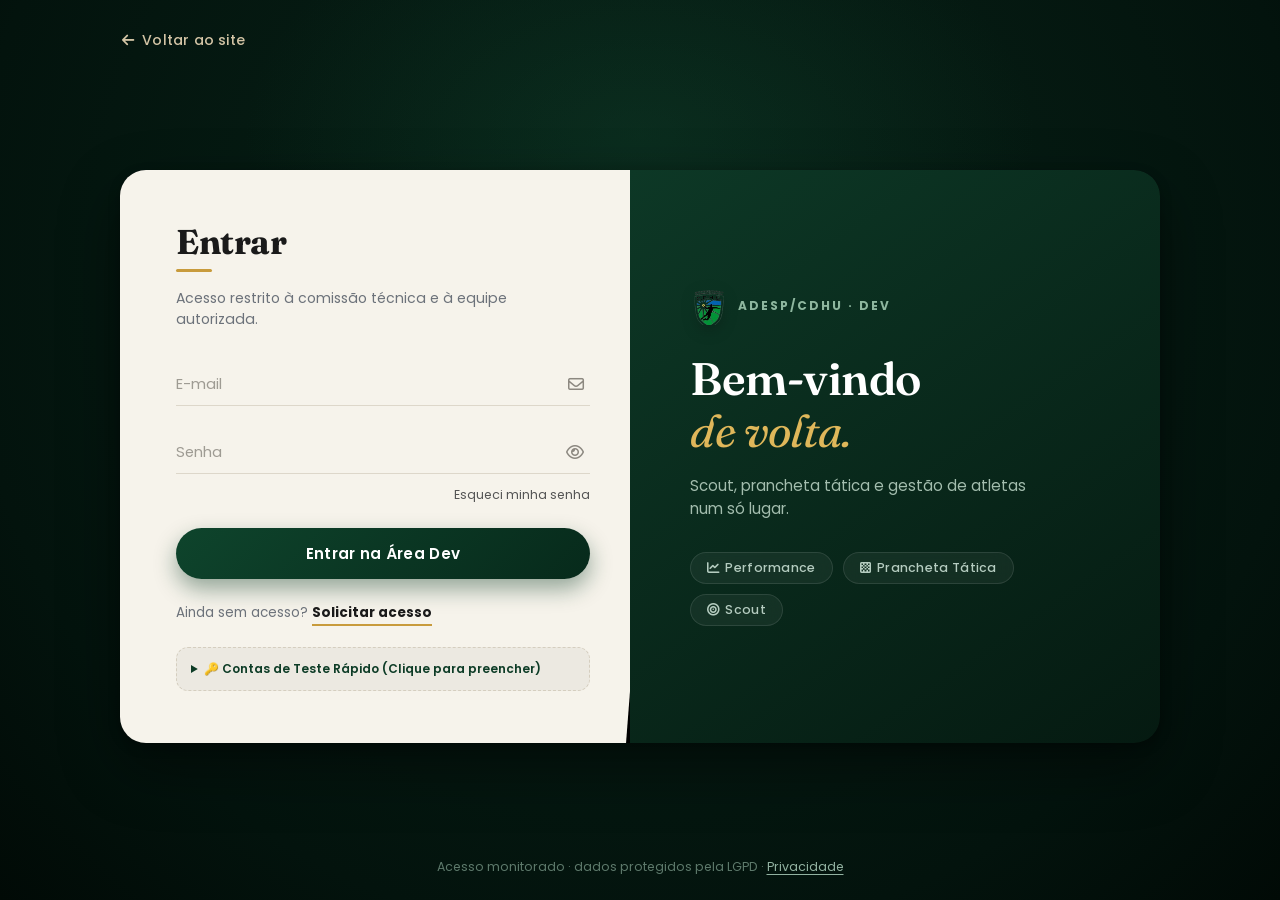
<file: dev-auth.html>
<!DOCTYPE html>
<html lang="pt-BR">

<head>
    <meta charset="UTF-8">
    <meta name="viewport" content="width=device-width, initial-scale=1.0">
    <title>Área Dev & Comissão Técnica — ADESP/CDHU</title>
    <meta name="description" content="Portal de autenticação e solicitação de acesso para a comissão técnica, departamento médico e administração da ADESP/CDHU.">
    <meta name="robots" content="noindex, nofollow">
    <link rel="icon" type="image/png" href="Imagens/CDHU.png">

    <!-- Tipografia Editorial & Interface -->
    <link rel="preconnect" href="https://fonts.googleapis.com">
    <link rel="preconnect" href="https://fonts.gstatic.com" crossorigin>
    <link href="https://fonts.googleapis.com/css2?family=Fraunces:ital,opsz,wght@0,9..144,400;0,9..144,600;0,9..144,700;1,9..144,400;1,9..144,600&family=Poppins:wght@300;400;500;600;700&display=swap" rel="stylesheet">
    <link rel="stylesheet" href="https://cdnjs.cloudflare.com/ajax/libs/font-awesome/6.4.0/css/all.min.css">

    <!-- Folha de Estilos Exclusiva da Autenticação -->
    <link rel="stylesheet" href="css/dev-auth.css">
</head>

<body>

    <!-- BARRA SUPERIOR COM VOLTAR AO SITE -->
    <header class="auth-topbar">
        <a href="index.html" class="back-to-site">
            <i class="fas fa-arrow-left"></i>
            <span>Voltar ao site</span>
        </a>
    </header>

    <!-- CONTAINER PRINCIPAL DO CARD COM DIVISÃO DIAGONAL -->
    <main class="auth-wrapper">
        <div class="auth-card mode-login" id="authCard">
            <!-- Conteúdo gerado dinamicamente e reativo via js/dev-auth.js -->
        </div>
    </main>

    <!-- RODAPÉ LEGAL & CONFORMIDADE LGPD -->
    <footer class="auth-footer">
        <span>Acesso monitorado · dados protegidos pela LGPD · <a href="privacidade.html">Privacidade</a></span>
    </footer>

    <!-- CONTAINER DE FEEDBACK VISUAL (TOAST) -->
    <div id="authToast" class="auth-toast"></div>

    <!-- SCRIPTS DE DADOS E ARMAZENAMENTO -->
    <script src="data/mock-users.js"></script>
    <script src="js/utils/storage.js"></script>

    <!-- SCRIPT DE GERENCIAMENTO DE AUTENTICAÇÃO -->
    <script src="js/dev-auth.js"></script>

</body>

</html>
</file>
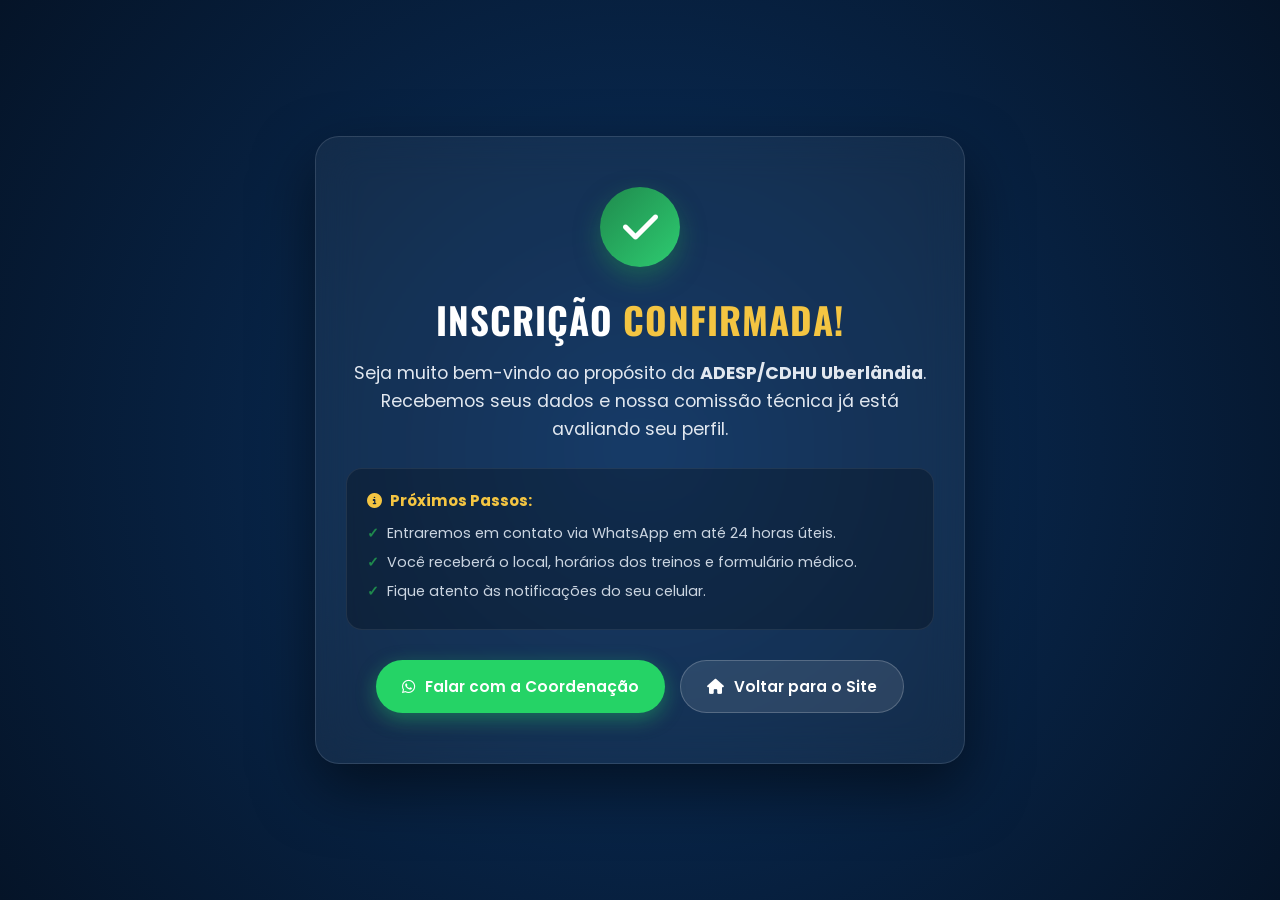
<file: obrigado.html>
<!DOCTYPE html>
<html lang="pt-BR">
<head>
    <meta charset="UTF-8">
    <meta name="viewport" content="width=device-width, initial-scale=1.0">
    <title>Inscrição Confirmada! | ADESP/CDHU Uberlândia</title>
    <meta name="robots" content="noindex, follow">
    <link rel="icon" type="image/png" href="Imagens/CDHU.png">
    <link rel="preconnect" href="https://fonts.googleapis.com">
    <link rel="preconnect" href="https://fonts.gstatic.com" crossorigin>
    <link href="https://fonts.googleapis.com/css2?family=Poppins:wght@300;400;600;700&family=Oswald:wght@500;700&display=swap" rel="stylesheet">
    <link rel="stylesheet" href="https://cdnjs.cloudflare.com/ajax/libs/font-awesome/6.4.0/css/all.min.css">
    <style>
        :root {
            --primary-blue: #0A509E;
            --primary-green: #1F8A4D;
            --accent-gold: #F4C542;
        }
        * { margin: 0; padding: 0; box-sizing: border-box; }
        body {
            font-family: 'Poppins', sans-serif;
            background: radial-gradient(circle at center, #0a3160 0%, #051428 100%);
            color: #ffffff;
            min-height: 100vh;
            display: flex;
            align-items: center;
            justify-content: center;
            padding: 20px;
            text-align: center;
        }
        .thank-card {
            max-width: 650px;
            background: rgba(255, 255, 255, 0.05);
            border: 1px solid rgba(255, 255, 255, 0.12);
            backdrop-filter: blur(20px);
            -webkit-backdrop-filter: blur(20px);
            padding: 50px 30px;
            border-radius: 24px;
            box-shadow: 0 25px 60px rgba(0, 0, 0, 0.5);
            animation: fadeInScale 0.6s ease-out;
        }
        @keyframes fadeInScale {
            from { opacity: 0; transform: scale(0.92); }
            to { opacity: 1; transform: scale(1); }
        }
        .check-badge {
            width: 80px;
            height: 80px;
            margin: 0 auto 25px;
            background: linear-gradient(135deg, var(--primary-green), #2ecc71);
            color: white;
            border-radius: 50%;
            display: flex;
            align-items: center;
            justify-content: center;
            font-size: 2.5rem;
            box-shadow: 0 10px 25px rgba(31, 138, 77, 0.5);
        }
        .thank-title {
            font-family: 'Oswald', sans-serif;
            font-size: 2.3rem;
            margin-bottom: 12px;
            letter-spacing: 1px;
            text-transform: uppercase;
        }
        .thank-title span {
            color: var(--accent-gold);
        }
        .thank-subtitle {
            font-size: 1.1rem;
            color: #e2e8f0;
            line-height: 1.6;
            margin-bottom: 25px;
        }
        .step-box {
            background: rgba(0, 0, 0, 0.25);
            border: 1px solid rgba(255, 255, 255, 0.08);
            border-radius: 16px;
            padding: 20px;
            text-align: left;
            margin-bottom: 30px;
        }
        .step-box h4 {
            color: var(--accent-gold);
            font-size: 0.95rem;
            margin-bottom: 10px;
            display: flex;
            align-items: center;
            gap: 8px;
        }
        .step-box ul {
            list-style: none;
            font-size: 0.9rem;
            color: #cbd5e1;
            line-height: 1.6;
        }
        .step-box li {
            position: relative;
            padding-left: 20px;
            margin-bottom: 6px;
        }
        .step-box li::before {
            content: "✓";
            position: absolute;
            left: 0;
            color: var(--primary-green);
            font-weight: bold;
        }
        .btn-group {
            display: flex;
            gap: 15px;
            justify-content: center;
            flex-wrap: wrap;
        }
        .btn {
            display: inline-flex;
            align-items: center;
            gap: 10px;
            padding: 14px 26px;
            border-radius: 50px;
            text-decoration: none;
            font-weight: 600;
            font-size: 0.95rem;
            transition: all 0.3s ease;
        }
        .btn-whats {
            background: #25D366;
            color: white;
            box-shadow: 0 6px 20px rgba(37, 211, 102, 0.4);
        }
        .btn-whats:hover {
            transform: translateY(-3px);
            box-shadow: 0 10px 25px rgba(37, 211, 102, 0.6);
        }
        .btn-home {
            background: rgba(255, 255, 255, 0.1);
            color: white;
            border: 1px solid rgba(255, 255, 255, 0.2);
        }
        .btn-home:hover {
            background: rgba(255, 255, 255, 0.2);
            transform: translateY(-3px);
        }
    </style>
</head>
<body>
    <div class="thank-card">
        <div class="check-badge">
            <i class="fas fa-check"></i>
        </div>
        <h1 class="thank-title">Inscrição <span>Confirmada!</span></h1>
        <p class="thank-subtitle">
            Seja muito bem-vindo ao propósito da <strong>ADESP/CDHU Uberlândia</strong>.
            Recebemos seus dados e nossa comissão técnica já está avaliando seu perfil.
        </p>

        <div class="step-box">
            <h4><i class="fas fa-info-circle"></i> Próximos Passos:</h4>
            <ul>
                <li>Entraremos em contato via WhatsApp em até 24 horas úteis.</li>
                <li>Você receberá o local, horários dos treinos e formulário médico.</li>
                <li>Fique atento às notificações do seu celular.</li>
            </ul>
        </div>

        <div class="btn-group">
            <a href="https://wa.me/5534999781368?text=Ol%C3%A1%2C%20acabei%20de%20me%20inscrever%20no%20site%20da%20ADESP%2FCDHU!" target="_blank" class="btn btn-whats">
                <i class="fab fa-whatsapp"></i> Falar com a Coordenação
            </a>
            <a href="index.html" class="btn btn-home">
                <i class="fas fa-home"></i> Voltar para o Site
            </a>
        </div>
    </div>
</body>
</html>
</file>
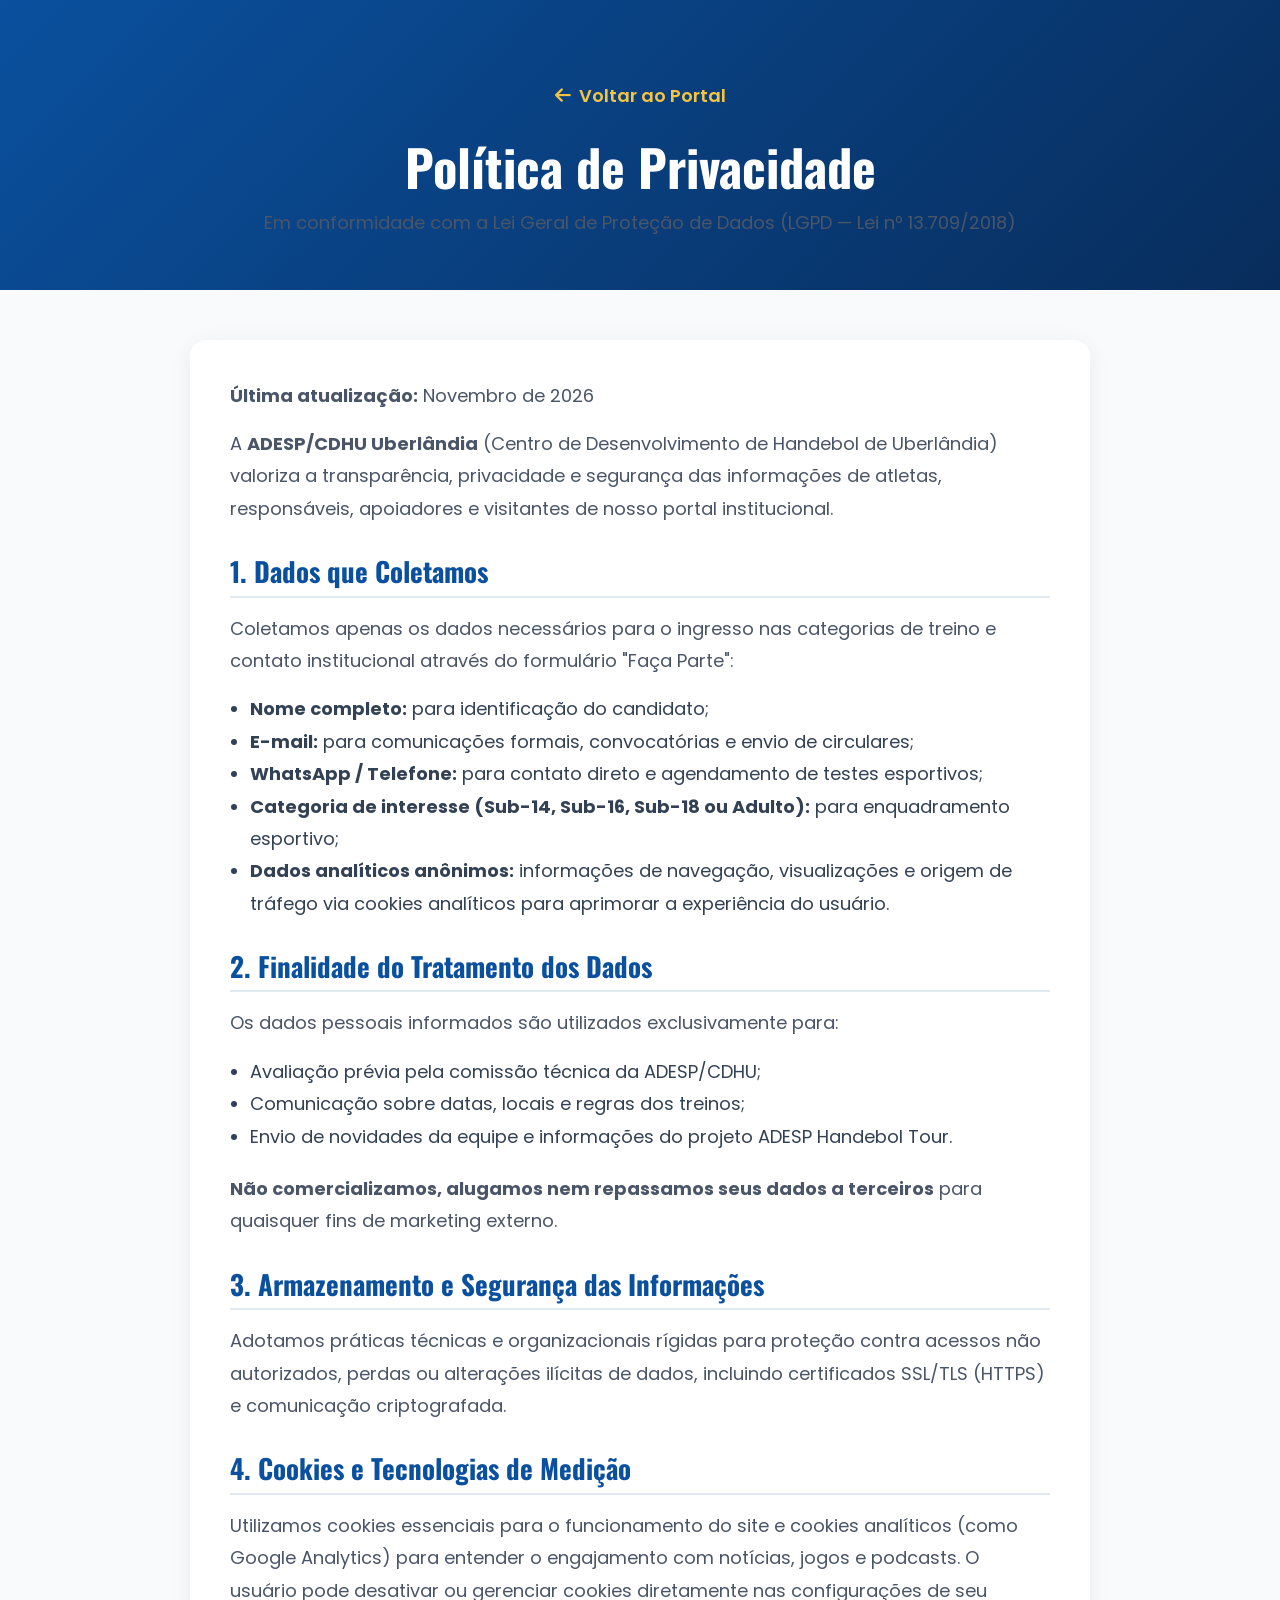
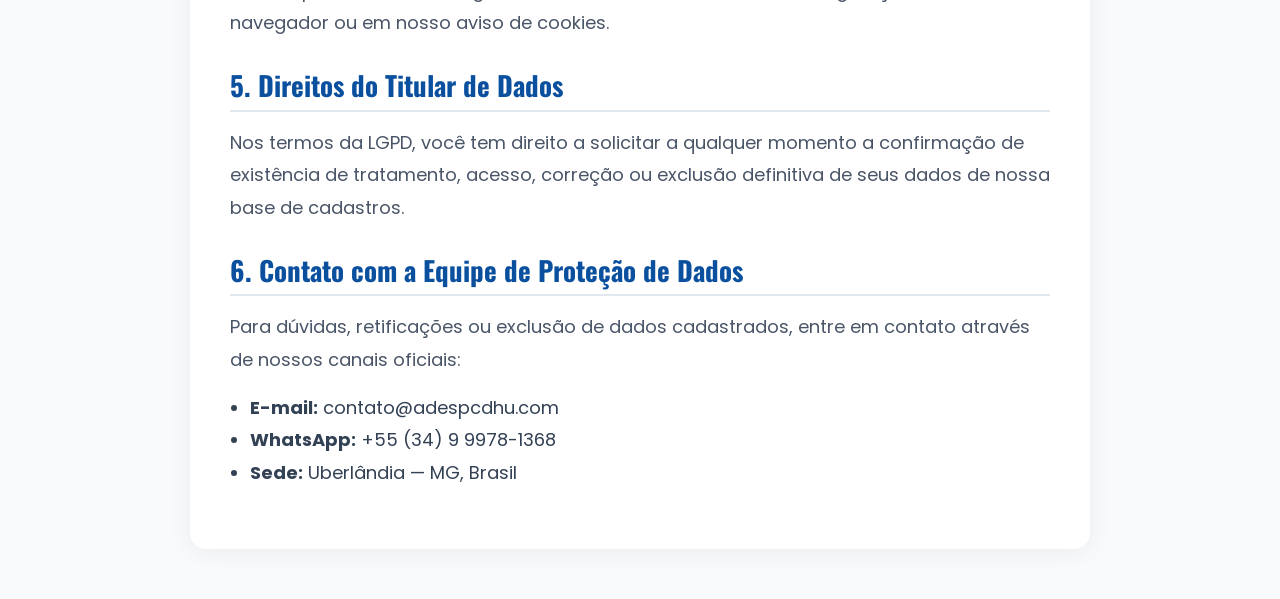
<file: privacidade.html>
<!DOCTYPE html>
<html lang="pt-BR">
<head>
    <meta charset="UTF-8">
    <meta name="viewport" content="width=device-width, initial-scale=1.0">
    <title>Política de Privacidade | ADESP/CDHU Uberlândia</title>
    <meta name="description" content="Política de Privacidade e Proteção de Dados da ADESP/CDHU Uberlândia em conformidade com a LGPD.">
    <link rel="icon" type="image/png" href="Imagens/CDHU.png">
    <link rel="preconnect" href="https://fonts.googleapis.com">
    <link rel="preconnect" href="https://fonts.gstatic.com" crossorigin>
    <link href="https://fonts.googleapis.com/css2?family=Poppins:wght@300;400;500;600;700&family=Oswald:wght@500;700&display=swap" rel="stylesheet">
    <link rel="stylesheet" href="https://cdnjs.cloudflare.com/ajax/libs/font-awesome/6.4.0/css/all.min.css">
    <link rel="stylesheet" href="css/base.css">
    <style>
        .legal-header {
            background: linear-gradient(135deg, var(--primary-blue), #082d5c);
            padding: 80px 0 50px;
            color: white;
            text-align: center;
        }
        .legal-header h1 {
            color: white;
            font-size: 2.8rem;
            margin-bottom: 10px;
        }
        .legal-container {
            max-width: 900px;
            margin: 50px auto;
            padding: 40px;
            background: white;
            border-radius: 16px;
            box-shadow: 0 4px 25px rgba(0,0,0,0.06);
            line-height: 1.8;
            color: #334155;
        }
        .legal-container h2 {
            font-size: 1.5rem;
            color: var(--primary-blue);
            margin: 30px 0 15px;
            border-bottom: 2px solid #e2e8f0;
            padding-bottom: 8px;
        }
        .legal-container p {
            margin-bottom: 16px;
        }
        .legal-container ul {
            margin-left: 20px;
            margin-bottom: 20px;
        }
        .legal-back-btn {
            display: inline-flex;
            align-items: center;
            gap: 8px;
            margin-bottom: 25px;
            color: var(--primary-green);
            text-decoration: none;
            font-weight: 600;
        }
    </style>
</head>
<body style="background: #f8fafc;">

    <header class="legal-header">
        <div class="container">
            <a href="index.html" class="legal-back-btn" style="color: #F4C542;"><i class="fas fa-arrow-left"></i> Voltar ao Portal</a>
            <h1>Política de Privacidade</h1>
            <p>Em conformidade com a Lei Geral de Proteção de Dados (LGPD — Lei nº 13.709/2018)</p>
        </div>
    </header>

    <main class="container">
        <article class="legal-container">
            <p><strong>Última atualização:</strong> Novembro de 2026</p>

            <p>A <strong>ADESP/CDHU Uberlândia</strong> (Centro de Desenvolvimento de Handebol de Uberlândia) valoriza a transparência, privacidade e segurança das informações de atletas, responsáveis, apoiadores e visitantes de nosso portal institucional.</p>

            <h2>1. Dados que Coletamos</h2>
            <p>Coletamos apenas os dados necessários para o ingresso nas categorias de treino e contato institucional através do formulário "Faça Parte":</p>
            <ul>
                <li><strong>Nome completo:</strong> para identificação do candidato;</li>
                <li><strong>E-mail:</strong> para comunicações formais, convocatórias e envio de circulares;</li>
                <li><strong>WhatsApp / Telefone:</strong> para contato direto e agendamento de testes esportivos;</li>
                <li><strong>Categoria de interesse (Sub-14, Sub-16, Sub-18 ou Adulto):</strong> para enquadramento esportivo;</li>
                <li><strong>Dados analíticos anônimos:</strong> informações de navegação, visualizações e origem de tráfego via cookies analíticos para aprimorar a experiência do usuário.</li>
            </ul>

            <h2>2. Finalidade do Tratamento dos Dados</h2>
            <p>Os dados pessoais informados são utilizados exclusivamente para:</p>
            <ul>
                <li>Avaliação prévia pela comissão técnica da ADESP/CDHU;</li>
                <li>Comunicação sobre datas, locais e regras dos treinos;</li>
                <li>Envio de novidades da equipe e informações do projeto ADESP Handebol Tour.</li>
            </ul>
            <p><strong>Não comercializamos, alugamos nem repassamos seus dados a terceiros</strong> para quaisquer fins de marketing externo.</p>

            <h2>3. Armazenamento e Segurança das Informações</h2>
            <p>Adotamos práticas técnicas e organizacionais rígidas para proteção contra acessos não autorizados, perdas ou alterações ilícitas de dados, incluindo certificados SSL/TLS (HTTPS) e comunicação criptografada.</p>

            <h2>4. Cookies e Tecnologias de Medição</h2>
            <p>Utilizamos cookies essenciais para o funcionamento do site e cookies analíticos (como Google Analytics) para entender o engajamento com notícias, jogos e podcasts. O usuário pode desativar ou gerenciar cookies diretamente nas configurações de seu navegador ou em nosso aviso de cookies.</p>

            <h2>5. Direitos do Titular de Dados</h2>
            <p>Nos termos da LGPD, você tem direito a solicitar a qualquer momento a confirmação de existência de tratamento, acesso, correção ou exclusão definitiva de seus dados de nossa base de cadastros.</p>

            <h2>6. Contato com a Equipe de Proteção de Dados</h2>
            <p>Para dúvidas, retificações ou exclusão de dados cadastrados, entre em contato através de nossos canais oficiais:</p>
            <ul>
                <li><strong>E-mail:</strong> contato@adespcdhu.com</li>
                <li><strong>WhatsApp:</strong> +55 (34) 9 9978-1368</li>
                <li><strong>Sede:</strong> Uberlândia — MG, Brasil</li>
            </ul>
        </article>
    </main>

</body>
</html>
</file>
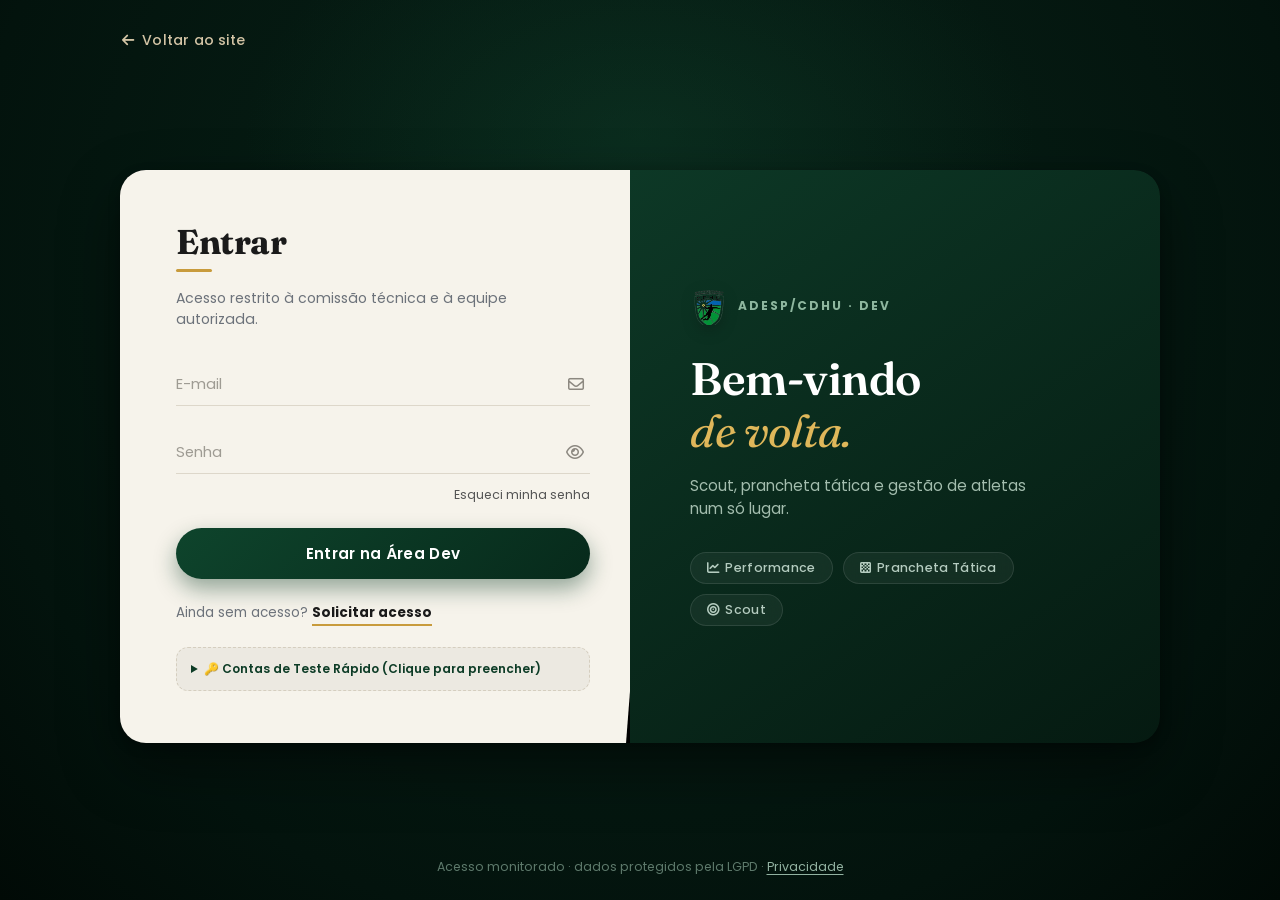
<file: tatica.html>
<!DOCTYPE html>
<html lang="pt-BR">

<head>
  <meta charset="UTF-8">
  <meta name="viewport" content="width=device-width, initial-scale=1.0, user-scalable=yes">
  <title>Prancheta Tática – ADESP/CDHU Uberlândia</title>
  <meta name="robots" content="noindex, nofollow">
  <link rel="icon" type="image/png" href="Imagens/CDHU.png">
  <!-- Guarda de Autenticação da Área Dev (Execução imediata para proteção de dados) -->
  <script src="js/auth-guard.js"></script>
  <link rel="preconnect" href="https://fonts.googleapis.com">
  <link rel="preconnect" href="https://fonts.gstatic.com" crossorigin>
  <link
    href="https://fonts.googleapis.com/css2?family=Poppins:wght@300;400;500;600;700;800&family=Oswald:wght@400;500;600;700&display=swap"
    rel="stylesheet">
  <link rel="stylesheet" href="https://cdnjs.cloudflare.com/ajax/libs/font-awesome/6.4.0/css/all.min.css">
  <!-- Design System e Componentes Compartilhados -->
  <link rel="stylesheet" href="css/components.css">
  <script src="js/utils/storage.js"></script>
  <!-- Módulo da Prancheta Tática (Abas, Log de Eventos, Regras IHF) -->
  <script src="js/modules/tactical-board.js"></script>
  <script src="data/plays.js"></script>
  <script src="data/plays-ia.js"></script>
  <script src="js/modules/playbook.js"></script>
  <!-- Folha de Estilos Exclusiva da Prancheta Tática -->
  <link rel="stylesheet" href="css/tatica.css">
</head>

<body>

  <!-- NAVBAR -->
  <nav class="tac-nav">
    <a href="performance.html" class="tac-brand">
      <img src="Imagens/CDHU.png" alt="CDHU" onerror="this.style.display='none'">
      <div class="tac-brand-text">
        <h1>ADESP / CDHU</h1>
        <span>Prancheta Tática</span>
      </div>
    </a>
    <div class="tac-nav-right">
      <button class="nav-btn" onclick="undoAction()" title="Desfazer (Ctrl+Z)"><i class="fas fa-undo"></i>
        Desfazer</button>
      <button class="nav-btn" onclick="redoAction()" title="Refazer (Ctrl+Y)"><i class="fas fa-redo"></i>
        Refazer</button>
      <button class="nav-btn" onclick="clearAllDrawings()"><i class="fas fa-eraser"></i> Limpar</button>
      <button class="nav-btn" onclick="resetPlayers()"><i class="fas fa-sync-alt"></i> Reset</button>
      <button class="nav-btn accent" onclick="exportPNG()"><i class="fas fa-camera"></i> Exportar PNG</button>
      <a href="performance.html" class="nav-btn"><i class="fas fa-arrow-left"></i> Performance</a>
    </div>
  </nav>

  <!-- ACTIVE TEAM INDICATOR -->
  <div class="active-team-bar">
    <div class="active-team-dot" id="activeTeamDot"></div>
    <span id="activeTeamLabel">Nenhum time selecionado — clique próximo a um jogador para detectar</span>
  </div>

  <!-- MAIN LAYOUT -->
  <div class="tac-layout">

    <!-- LEFT: TOOLS SIDEBAR -->
    <aside class="tools-sidebar" id="toolsSidebar">
      <button class="tool-btn active" id="tool-select" data-tool="select" data-tip="Selecionar (S)"
        onclick="setTool('select')">
        <i class="fas fa-mouse-pointer"></i><span>Seleção</span>
      </button>
      <button class="tool-btn" id="tool-ball" data-tool="ball" data-tip="Bola de Handebol (O)"
        onclick="setTool('ball')">
        <i class="fas fa-volleyball-ball"></i><span>Bola</span>
      </button>
      <button class="tool-btn" id="tool-move" data-tool="move" data-tip="Movimento (M)" onclick="setTool('move')">
        <i class="fas fa-long-arrow-alt-right"></i><span>Mover</span>
      </button>
      <button class="tool-btn" id="tool-pass" data-tool="pass" data-tip="Passe (P)" onclick="setTool('pass')">
        <i class="fas fa-share"></i><span>Passe</span>
      </button>
      <button class="tool-btn" id="tool-dribble" data-tool="dribble" data-tip="Drible (D)" onclick="setTool('dribble')">
        <i class="fas fa-wave-square"></i><span>Drible</span>
      </button>
      <button class="tool-btn" id="tool-shot" data-tool="shot" data-tip="Arremesso ao Gol (G)"
        onclick="setTool('shot')">
        <i class="fas fa-bullseye"></i><span>Tiro</span>
      </button>
      <div class="tool-sep"></div>
      <button class="tool-btn" id="tool-block" data-tool="block" data-tip="Bloqueio Defensivo (B)"
        onclick="setTool('block')">
        <i class="fas fa-shield-alt"></i><span>Bloq.</span>
      </button>
      <button class="tool-btn" id="tool-zone" data-tool="zone" data-tip="Demarcar Zona (Z)" onclick="setTool('zone')">
        <i class="fas fa-draw-polygon"></i><span>Zona</span>
      </button>
      <button class="tool-btn" id="tool-text" data-tool="text" data-tip="Anotação de Texto (T)"
        onclick="setTool('text')">
        <i class="fas fa-font"></i><span>Texto</span>
      </button>
      <div class="tool-sep"></div>
      <button class="tool-btn" id="tool-eraser" data-tool="eraser" data-tip="Borracha (E)" onclick="setTool('eraser')">
        <i class="fas fa-eraser"></i><span>Apagar</span>
      </button>
      <div class="tool-sep"></div>
      <div style="font-size:0.6rem;color:var(--muted);text-align:center;padding:2px 0;">COR</div>
      <input type="color" class="tool-color-swatch" id="drawColorPicker" value="#ffffff" title="Cor do desenho"
        onchange="state.drawColor=this.value;">
      <div style="font-size:0.6rem;color:var(--muted);text-align:center;padding:2px 0;">ESP</div>
      <input type="range" min="1" max="8" value="2" id="lineWidthSlider" style="width:46px;accent-color:var(--accent);"
        oninput="state.lineWidth=+this.value;" title="Espessura">
    </aside>

    <!-- CENTER: CANVAS -->
    <main class="canvas-area">
      <!-- VIEW TOGGLE & TACTICAL ACTIONS -->
      <div class="view-toggle">
        <div class="view-btn-group">
          <button class="view-btn active" onclick="setView('full')"><i class="fas fa-expand"></i> Quadra
            Completa</button>
          <button class="view-btn" onclick="setView('attack')"><i class="fas fa-crosshairs"></i> Metade Ataque</button>
          <button class="view-btn" onclick="setView('defense')"><i class="fas fa-shield-alt"></i> Metade Defesa</button>
        </div>
        <div class="view-btn-group">
          <button class="view-btn action-btn-play" onclick="executePlay()"
            title="Executar e visualizar jogada desenhada (Espaço)"><i class="fas fa-play"></i> Play Jogada</button>
          <button class="view-btn action-btn-shot" onclick="shootToGoal()" title="Traçar arremesso direto no gol"><i
              class="fas fa-bullseye"></i> Chutar a Gol</button>
          <button class="view-btn action-btn-block" id="btnBlockView" onclick="toggleDefenseBlock()"
            title="Simular que a defesa bloqueou com sucesso"><i class="fas fa-shield-alt"></i> Bloqueio: <span
              id="blockViewText">OFF</span></button>
          <button class="view-btn action-btn-gk7" id="btnGK7View" onclick="toggleGoalieLinha()"
            title="Substituir Goleiro pelo Jogador nº 7 (Goleiro-Linha)"><i class="fas fa-exchange-alt"></i> <span
              id="gk7ViewText">GK ↔ Nº 7</span></button>
          <button class="view-btn" onclick="resetBallPosition()" title="Posicionar a bola no armador central"><i
              class="fas fa-volleyball-ball"></i> Repor Bola</button>
        </div>
      </div>
      <div class="canvas-wrapper" id="canvasWrapper">
        <div id="playToast" class="play-toast">
          <span id="playToastIcon">▶</span>
          <span id="playToastText">Executando jogada...</span>
        </div>
        <canvas id="courtCanvas"></canvas>
      </div>
    </main>

    <!-- RIGHT: SYSTEMS & EVENT LOG PANEL -->
    <aside class="systems-panel" id="systemsPanel">
      <!-- HEADER MOBILE DO PAINEL COM BOTÃO DE FECHAR -->
      <div class="panel-mobile-header">
        <div class="panel-drag-handle"></div>
        <div class="panel-header-content">
          <span class="panel-header-title"><i class="fas fa-layer-group"></i> Painel Tático</span>
          <button class="panel-close-btn" onclick="TacticalBoard.closeMobileSidebar()" aria-label="Fechar Painel Tático">
            <i class="fas fa-times"></i> Fechar
          </button>
        </div>
      </div>

      <!-- TABS BAR -->
      <div class="tac-side-tabs">
        <button class="tac-tab-btn active" data-tab="sistemas" title="Sistemas Táticos"><i class="fas fa-sitemap"></i>
          Sistemas</button>
        <button class="tac-tab-btn" data-tab="log" title="Log de Eventos da Jogada"><i class="fas fa-list-ol"></i>
          Log</button>
        <button class="tac-tab-btn" data-tab="biblioteca" title="Jogadas Salvas"><i class="fas fa-bookmark"></i>
          Biblioteca</button>
        <button class="tac-tab-btn" data-tab="playbook" title="Playbook de Seleções"><i class="fas fa-book-open"></i> Playbook</button>
        <button class="tac-tab-btn" data-tab="times" title="Cores e Nomes"><i class="fas fa-palette"></i> Times</button>
        <button class="tac-tab-btn" onclick="TacticalBoard.openRulesModal()" title="Regras Oficiais IHF"
          style="flex:0 0 38px;color:var(--accent);"><i class="fas fa-question-circle"></i></button>
      </div>

      <!-- PANE 1: SISTEMAS TÁTICOS -->
      <div class="tac-tab-pane active" id="pane-sistemas">
        <div class="sys-section" style="padding:0;border:none;">
          <div class="sys-title"><i class="fas fa-shield-alt"></i> Sistemas Defensivos</div>
          <button class="sys-btn def" onclick="applyDefSystem('6-0')"><i class="fas fa-shield-alt"></i> 6-0
            Clássica</button>
          <button class="sys-btn def" onclick="applyDefSystem('5-1')"><i class="fas fa-shield-alt"></i> 5-1 com
            Avançado</button>
          <button class="sys-btn def" onclick="applyDefSystem('4-2')"><i class="fas fa-shield-alt"></i> 4-2 Duas
            Linhas</button>
          <button class="sys-btn def" onclick="applyDefSystem('3-2-1')"><i class="fas fa-shield-alt"></i> 3-2-1
            Pirâmide</button>
          <button class="sys-btn def" onclick="applyDefSystem('3-3')"><i class="fas fa-shield-alt"></i> 3-3 Pressão
            Total</button>
        </div>

        <div class="sys-section" style="padding:0;border:none;margin-top:14px;">
          <div class="sys-title"><i class="fas fa-bolt"></i> Sistemas Ofensivos</div>
          <button class="sys-btn atk" onclick="applyAtkSystem('3-3')"><i class="fas fa-running"></i> 3-3 Padrão (1
            Pivô)</button>
          <button class="sys-btn atk" onclick="applyAtkSystem('2-4')"><i class="fas fa-users"></i> 2-4 (2
            Pivôs)</button>
          <button class="sys-btn atk" onclick="applyAtkSystem('contra')"><i class="fas fa-forward"></i> Contra-Ataque
            Veloz</button>
          <button class="sys-btn atk" onclick="applyAtkSystem('7v6')"><i class="fas fa-plus-circle"></i> 7x6
            (Goleiro-Linha)</button>
        </div>
      </div>

      <!-- PANE 2: LOG DE EVENTOS & REGRAS AO VIVO -->
      <div class="tac-tab-pane" id="pane-log">
        <div class="log-toolbar">
          <button class="log-btn primary" onclick="executePlay()"><i class="fas fa-play"></i> Simular</button>
          <button class="log-btn accent" onclick="TacticalBoard.exportPlaybook()"><i class="fas fa-file-export"></i>
            Playbook</button>
        </div>

        <!-- KPIs da Jogada -->
        <div class="play-summary-grid">
          <div class="play-kpi-card">
            <div class="play-kpi-val" id="kpiTotalPasses">0</div>
            <div class="play-kpi-lbl">Passes</div>
          </div>
          <div class="play-kpi-card">
            <div class="play-kpi-val" id="kpiDuration">0.0s</div>
            <div class="play-kpi-lbl">Tempo Est.</div>
          </div>
          <div class="play-kpi-card">
            <div class="play-kpi-val" id="kpiFinalZone">-</div>
            <div class="play-kpi-lbl">Zona Final</div>
          </div>
        </div>

        <!-- Alertas ao Vivo de Regras IHF -->
        <div id="tacticalAlertContainer" style="display:none;"></div>

        <!-- Tabela do Log de Eventos -->
        <div class="event-log-container">
          <table class="event-log-table">
            <thead>
              <tr>
                <th style="width:28px">#</th>
                <th style="width:46px">Tempo</th>
                <th>Evento & Detalhes</th>
              </tr>
            </thead>
            <tbody id="eventLogTbody">
              <tr>
                <td colspan="3" style="text-align:center;color:var(--muted);padding:24px 10px;">
                  <i class="fas fa-pencil-ruler"
                    style="font-size:1.5rem;margin-bottom:8px;display:block;opacity:0.4;"></i>
                  Nenhum movimento desenhado.<br>Trace passes, movimentos ou arremessos para gerar o log tático.
                </td>
              </tr>
            </tbody>
          </table>
        </div>
        <div style="font-size:0.7rem;color:var(--muted);text-align:center;">
          <i class="fas fa-info-circle"></i> Clique em uma linha para destacar a ação no campo.
        </div>
      </div>

      <!-- PANE 3: BIBLIOTECA DE PRESETS (Storage Seguro) -->
      <div class="tac-tab-pane" id="pane-biblioteca">
        <div class="sys-title"><i class="fas fa-bookmark"></i> Situações Salvas</div>
        <button class="sys-btn" onclick="savePreset()"
          style="background:var(--primary);color:#fff;border-color:transparent;text-align:center;font-weight:600;margin-bottom:10px;"><i
            class="fas fa-save"></i> Salvar Situação Atual</button>
        <div id="presetsList"></div>
      </div>

      <!-- PANE: PLAYBOOK DE SELEÇÕES (data/plays.js) -->
      <div class="tac-tab-pane" id="pane-playbook"></div>

      <!-- PANE 4: TIMES & CORES -->
      <div class="tac-tab-pane" id="pane-times">
        <div class="sys-title"><i class="fas fa-palette"></i> Configuração de Equipes</div>
        <div class="team-row" style="background:var(--bg-card);padding:8px 10px;border-radius:8px;">
          <label>ADESP (A)</label>
          <input type="color" class="color-pick" id="teamAColor" value="#0A509E"
            onchange="changeTeamColor('A', this.value)">
          <input type="text" id="teamAName" value="ADESP"
            style="width:85px;background:var(--bg-panel);border:1px solid var(--border);border-radius:6px;color:var(--text);padding:4px 6px;font-size:0.78rem;font-family:inherit;"
            oninput="teamNames.A=this.value;render();">
        </div>
        <div class="team-row" style="background:var(--bg-card);padding:8px 10px;border-radius:8px;margin-top:8px;">
          <label>Adversário (B)</label>
          <input type="color" class="color-pick" id="teamBColor" value="#ef4444"
            onchange="changeTeamColor('B', this.value)">
          <input type="text" id="teamBName" value="ADV"
            style="width:85px;background:var(--bg-panel);border:1px solid var(--border);border-radius:6px;color:var(--text);padding:4px 6px;font-size:0.78rem;font-family:inherit;"
            oninput="teamNames.B=this.value;render();">
        </div>
      </div>
    </aside>
  </div>

  <!-- TIMELINE BAR -->
  <div class="timeline-bar" id="timelineBar">
    <div class="tl-controls">
      <button class="tl-btn" onclick="prevFrame()" title="Quadro anterior (←)"><i
          class="fas fa-step-backward"></i></button>
      <button class="tl-btn play-btn" id="playBtn" onclick="togglePlay()" title="Play/Pause (Space)"><i
          class="fas fa-play" id="playIcon"></i></button>
      <button class="tl-btn" onclick="nextFrame()" title="Próximo quadro (→)"><i
          class="fas fa-step-forward"></i></button>
      <button class="tl-btn" onclick="addFrame()" title="Adicionar quadro"
        style="background:var(--green);border-color:var(--green);"><i class="fas fa-plus"></i></button>
      <button class="tl-btn" onclick="deleteFrame()" title="Excluir quadro"
        style="background:#7f1d1d;border-color:#7f1d1d;"><i class="fas fa-trash"></i></button>
    </div>
    <div class="tl-frames" id="tlFrames"></div>
    <div style="font-size:0.75rem;color:var(--muted);flex-shrink:0;" id="frameCounter">1 / 1</div>
  </div>

  <!-- TEAMS BOTTOM BAR -->
  <div class="teams-bar">
    <label>Intervalo animação:</label>
    <input type="range" min="500" max="4000" step="100" value="1500" id="animSpeed"
      style="width:80px;accent-color:var(--accent);"
      oninput="animInterval=+this.value;document.getElementById('animSpeedVal').textContent=(this.value/1000).toFixed(1)+'s'">
    <span id="animSpeedVal" style="font-size:0.75rem;color:var(--muted);">1.5s</span>
    <label style="margin-left:10px;">Duração transição:</label>
    <input type="range" min="200" max="1500" step="50" value="800" id="animDuration"
      style="width:80px;accent-color:var(--accent);"
      oninput="animDurationMs=+this.value;document.getElementById('animDurVal').textContent=(this.value/1000).toFixed(1)+'s'">
    <span id="animDurVal" style="font-size:0.75rem;color:var(--muted);">0.8s</span>
    <div class="undo-redo" style="margin-left:auto;display:flex;gap:6px;align-items:center;">
      <span style="font-size:0.72rem;color:var(--muted);">Teclas: ← → Quadros | Space Play | Ctrl+Z Desfazer</span>
    </div>
  </div>

  <!-- PLAYER CONTEXT POPUP -->
  <div class="player-popup" id="playerPopup">
    <div class="pp-title" id="ppTitle">Jogador</div>
    <button class="pp-btn" id="ppToggleGK7Btn" onclick="toggleGoalieLinha(); closePlayerPopup();"
      style="color:var(--accent);font-weight:600;"><i class="fas fa-exchange-alt"></i> 🔁 GK ↔ Jogador nº 7</button>
    <button class="pp-btn" onclick="setPlayerState('normal')">✅ Normal</button>
    <button class="pp-btn" onclick="setPlayerState('yellow')">🟡 Cartão Amarelo</button>
    <button class="pp-btn" onclick="setPlayerState('suspended')">⏸ Suspensão 2min</button>
    <button class="pp-btn" onclick="setPlayerState('disqualified')">🔴 Desclassificado</button>
    <button class="pp-btn" onclick="closePlayerPopup()">✖ Fechar</button>
  </div>

  <!-- TEXT INPUT OVERLAY -->
  <div id="textInputOverlay">
    <h4><i class="fas fa-font"></i> Adicionar Texto</h4>
    <input type="text" id="textInputField" placeholder="Digite o texto..." maxlength="40">
    <div class="text-overlay-btns">
      <button class="to-btn cancel" onclick="cancelTextInput()">Cancelar</button>
      <button class="to-btn ok" onclick="confirmTextInput()">OK</button>
    </div>
  </div>

  <script>
    'use strict';

    /* ═══════════════════════════════════════════════════
       CONSTANTS & COURT DIMENSIONS (IHF official meters)
       ═══════════════════════════════════════════════════ */
    const COURT_W = 40; // meters
    const COURT_H = 20; // meters
    const GOAL_W = 3;   // meters
    const GOAL_H = 2;   // meters
    const GOAL_AREA_R = 6;  // 6m semicircle radius
    const FREE_THROW_R = 9; // 9m dashed line
    const PENALTY_LINE = 7; // 7m line
    const GK_LINE = 4;      // 4m restriction
    const SUBZONE = 4.5;    // substitution zone half-width

    /* ═══════════════════════════════════════════════════
       STATE
       ═══════════════════════════════════════════════════ */
    let state = {
      tool: 'select',
      activeTeam: null,
      drawColor: '#ffffff',
      lineWidth: 2,
      view: 'full',
      isDrawing: false,
      isDragging: false,
      isDraggingBall: false,
      selectedPlayer: null,
      tempPoints: [],
      history: [],
      redoStack: [],
      textPending: null, // {x, y} in meters for text placement
    };

    let teamColors = { A: '#0A509E', B: '#ef4444' };
    let teamNames = { A: 'ADESP', B: 'ADV' };
    let frames = [];
    let currentFrame = 0;
    let isPlaying = false;
    let playTimer = null;
    let animInterval = 1500;
    let animDurationMs = 800;
    let animRafId = null;
    let selectedElement = null; // drawing element for eraser
    let contextPlayer = null;   // for right-click popup
    let presets = [];

    // Ball state
    let ball = { x: 26, y: 10, visible: true, heldBy: 'a_ac' };
    let animBall = null;
    let simBall = null;
    let simBlockEffect = null;
    let isGK7Active = false;
    let isDefenseBlocked = false;
    let isSimulatingPlay = false;
    let simRafId = null;

    /* ═══════════════════════════════════════════════════
       PLAYER DEFINITIONS (positions in court meters)
       Origin: top-left of court, X→right, Y→down
       Left goal at x=0, Right goal at x=40
       Linha numerada de 1 a 6 + Goleiro (GK)
       ═══════════════════════════════════════════════════ */
    function defaultPlayers() {
      return [
        // Team A — Ataque (Linha 1 a 6 + GK)
        { id: 'a_gk', team: 'A', num: 1, label: 'GK', x: 2, y: 10, state: 'normal', isGK: true },
        { id: 'a_pe', team: 'A', num: 1, label: 'PE', x: 19, y: 2, state: 'normal', isGK: false },
        { id: 'a_ae', team: 'A', num: 2, label: 'AE', x: 24, y: 6, state: 'normal', isGK: false },
        { id: 'a_ac', team: 'A', num: 3, label: 'AC', x: 26, y: 10, state: 'normal', isGK: false },
        { id: 'a_ad', team: 'A', num: 4, label: 'AD', x: 24, y: 14, state: 'normal', isGK: false },
        { id: 'a_pd', team: 'A', num: 5, label: 'PD', x: 19, y: 18, state: 'normal', isGK: false },
        { id: 'a_pv', team: 'A', num: 6, label: 'PV', x: 30, y: 10, state: 'normal', isGK: false },
        // Team B — Defesa 6-0 (Linha 1 a 6 + GK posicionados no arco dos 6m)
        { id: 'b_gk', team: 'B', num: 1, label: 'GK', x: 38, y: 10, state: 'normal', isGK: true },
        { id: 'b_d1', team: 'B', num: 1, label: 'D1', x: 36.5, y: 3.5, state: 'normal', isGK: false },
        { id: 'b_d2', team: 'B', num: 2, label: 'D2', x: 34.8, y: 6.2, state: 'normal', isGK: false },
        { id: 'b_d3', team: 'B', num: 3, label: 'D3', x: 34.0, y: 8.8, state: 'normal', isGK: false },
        { id: 'b_d4', team: 'B', num: 4, label: 'D4', x: 34.0, y: 11.2, state: 'normal', isGK: false },
        { id: 'b_d5', team: 'B', num: 5, label: 'D5', x: 34.8, y: 13.8, state: 'normal', isGK: false },
        { id: 'b_d6', team: 'B', num: 6, label: 'D6', x: 36.5, y: 16.5, state: 'normal', isGK: false },
      ];
    }

    let players = defaultPlayers();

    /* ═══════════════════════════════════════════════════
       CANVAS SETUP
       ═══════════════════════════════════════════════════ */
    const canvas = document.getElementById('courtCanvas');
    const ctx = canvas.getContext('2d');
    const wrapper = document.getElementById('canvasWrapper');

    let scale = 1;      // pixels per meter
    let offsetX = 0;    // canvas left offset (px) for centering
    let offsetY = 0;    // canvas top offset (px) for centering
    let dpr = window.devicePixelRatio || 1;

    function resizeCanvas() {
      dpr = window.devicePixelRatio || 1;
      const rect = wrapper.getBoundingClientRect();
      const W = rect.width;
      const H = rect.height;

      let viewW = COURT_W, viewH = COURT_H;
      if (state.view === 'attack' || state.view === 'defense') {
        viewW = COURT_W / 2;
      }

      const scaleX = W / viewW;
      const scaleY = H / viewH;
      scale = Math.min(scaleX, scaleY) * 0.97;

      const drawW = viewW * scale;
      const drawH = viewH * scale;
      offsetX = (W - drawW) / 2;
      offsetY = (H - drawH) / 2;

      canvas.style.width = W + 'px';
      canvas.style.height = H + 'px';
      canvas.width = W * dpr;
      canvas.height = H * dpr;
      ctx.setTransform(dpr, 0, 0, dpr, 0, 0);
      render();
    }

    /* Court-meter → canvas-pixel */
    function c2p(mx, my) {
      let px, py;
      if (state.view === 'attack') {
        // show left half (x: 0..20)
        px = offsetX + mx * scale;
      } else if (state.view === 'defense') {
        // show right half (x: 20..40)
        px = offsetX + (mx - 20) * scale;
      } else {
        px = offsetX + mx * scale;
      }
      py = offsetY + my * scale;
      return { x: px, y: py };
    }

    /* Canvas-pixel → court-meter */
    function p2c(px, py) {
      let mx, my;
      if (state.view === 'attack') {
        mx = (px - offsetX) / scale;
      } else if (state.view === 'defense') {
        mx = (px - offsetX) / scale + 20;
      } else {
        mx = (px - offsetX) / scale;
      }
      my = (py - offsetY) / scale;
      return { x: mx, y: my };
    }

    /* ═══════════════════════════════════════════════════
       COURT DRAWING
       ═══════════════════════════════════════════════════ */
    function drawCourt() {
      const W = canvas.width / dpr;
      const H = canvas.height / dpr;

      // Background
      ctx.fillStyle = '#071322';
      ctx.fillRect(0, 0, W, H);

      // Court surface
      const tl = c2p(0, 0);
      const br = c2p(COURT_W, COURT_H);
      const cw = br.x - tl.x;
      const ch = br.y - tl.y;

      ctx.fillStyle = '#2980b9';
      ctx.fillRect(tl.x, tl.y, cw, ch);

      // Court outer boundary
      ctx.strokeStyle = '#fff';
      ctx.lineWidth = 2;
      ctx.setLineDash([]);
      ctx.strokeRect(tl.x, tl.y, cw, ch);

      // Center line
      const cl = c2p(COURT_W / 2, 0);
      const clb = c2p(COURT_W / 2, COURT_H);
      ctx.beginPath();
      ctx.moveTo(cl.x, cl.y);
      ctx.lineTo(clb.x, clb.y);
      ctx.stroke();

      // Center circle (optional freehand circle r=3m)
      const cc = c2p(COURT_W / 2, COURT_H / 2);
      ctx.beginPath();
      ctx.arc(cc.x, cc.y, 3 * scale, 0, Math.PI * 2);
      ctx.setLineDash([4, 4]);
      ctx.strokeStyle = 'rgba(255,255,255,0.4)';
      ctx.stroke();
      ctx.setLineDash([]);

      // LEFT GOAL AREA
      drawGoalArea(0);
      // RIGHT GOAL AREA
      drawGoalArea(COURT_W);

      // 7m PENALTY lines
      drawPenaltyLines();

      // 4m GK restriction lines
      drawGKLines();

      // Substitution zone indicators
      drawSubZone();

      // Goals
      drawGoal(0);  // left
      drawGoal(COURT_W); // right
    }

    function drawGoalArea(goalX) {
      // 6m goal area (solid) and 9m free-throw (dashed)
      const goalMidY = COURT_H / 2;
      const postTop = goalMidY - GOAL_W / 2;
      const postBot = goalMidY + GOAL_W / 2;
      const isLeft = goalX === 0;

      ctx.strokeStyle = '#fff';
      ctx.lineWidth = 2;

      // ── 6m line ──
      ctx.setLineDash([]);
      ctx.beginPath();
      if (isLeft) {
        ctx.arc(c2p(goalX, postTop).x, c2p(goalX, postTop).y, GOAL_AREA_R * scale, -Math.PI / 2, 0);
        ctx.lineTo(c2p(goalX + GOAL_AREA_R, postBot).x, c2p(goalX + GOAL_AREA_R, postBot).y);
        ctx.arc(c2p(goalX, postBot).x, c2p(goalX, postBot).y, GOAL_AREA_R * scale, 0, Math.PI / 2);
      } else {
        ctx.arc(c2p(goalX, postTop).x, c2p(goalX, postTop).y, GOAL_AREA_R * scale, -Math.PI / 2, Math.PI, true);
        ctx.lineTo(c2p(goalX - GOAL_AREA_R, postBot).x, c2p(goalX - GOAL_AREA_R, postBot).y);
        ctx.arc(c2p(goalX, postBot).x, c2p(goalX, postBot).y, GOAL_AREA_R * scale, Math.PI, Math.PI / 2, true);
      }
      ctx.stroke();

      // ── 9m dashed line ──
      ctx.setLineDash([8 * scale / 10, 5 * scale / 10]);
      ctx.lineWidth = 1.5;
      ctx.beginPath();
      if (isLeft) {
        ctx.arc(c2p(goalX, postTop).x, c2p(goalX, postTop).y, FREE_THROW_R * scale, -Math.PI / 2, 0);
        ctx.lineTo(c2p(goalX + FREE_THROW_R, postBot).x, c2p(goalX + FREE_THROW_R, postBot).y);
        ctx.arc(c2p(goalX, postBot).x, c2p(goalX, postBot).y, FREE_THROW_R * scale, 0, Math.PI / 2);
      } else {
        ctx.arc(c2p(goalX, postTop).x, c2p(goalX, postTop).y, FREE_THROW_R * scale, -Math.PI / 2, Math.PI, true);
        ctx.lineTo(c2p(goalX - FREE_THROW_R, postBot).x, c2p(goalX - FREE_THROW_R, postBot).y);
        ctx.arc(c2p(goalX, postBot).x, c2p(goalX, postBot).y, FREE_THROW_R * scale, Math.PI, Math.PI / 2, true);
      }
      ctx.stroke();
      ctx.setLineDash([]);
      ctx.lineWidth = 2;
    }

    function drawPenaltyLines() {
      // 7m mark: 1m line centered on y=10 at x=7 and x=33
      const goalMidY = COURT_H / 2;
      const halfMark = 0.5;
      ctx.strokeStyle = '#fff';
      ctx.lineWidth = 2;
      // Left 7m
      const lA = c2p(PENALTY_LINE, goalMidY - halfMark);
      const lB = c2p(PENALTY_LINE, goalMidY + halfMark);
      ctx.beginPath(); ctx.moveTo(lA.x, lA.y); ctx.lineTo(lB.x, lB.y); ctx.stroke();
      // Right 7m
      const rA = c2p(COURT_W - PENALTY_LINE, goalMidY - halfMark);
      const rB = c2p(COURT_W - PENALTY_LINE, goalMidY + halfMark);
      ctx.beginPath(); ctx.moveTo(rA.x, rA.y); ctx.lineTo(rB.x, rB.y); ctx.stroke();
    }

    function drawGKLines() {
      const goalMidY = COURT_H / 2;
      const halfMark = 0.075; // 15cm total
      ctx.strokeStyle = '#fff';
      ctx.lineWidth = 2;
      // Left 4m
      const lA = c2p(GK_LINE, goalMidY - halfMark);
      const lB = c2p(GK_LINE, goalMidY + halfMark);
      ctx.beginPath(); ctx.moveTo(lA.x, lA.y); ctx.lineTo(lB.x, lB.y); ctx.stroke();
      // Right 4m
      const rA = c2p(COURT_W - GK_LINE, goalMidY - halfMark);
      const rB = c2p(COURT_W - GK_LINE, goalMidY + halfMark);
      ctx.beginPath(); ctx.moveTo(rA.x, rA.y); ctx.lineTo(rB.x, rB.y); ctx.stroke();
    }

    function drawSubZone() {
      const midY = COURT_H / 2;
      ctx.strokeStyle = 'rgba(255,255,255,0.5)';
      ctx.lineWidth = 1;
      ctx.setLineDash([4, 4]);
      // Top sideline markers at center ± 4.5m
      const pts = [
        [c2p(COURT_W / 2 - SUBZONE, 0), c2p(COURT_W / 2 - SUBZONE, 0.5)],
        [c2p(COURT_W / 2 + SUBZONE, 0), c2p(COURT_W / 2 + SUBZONE, 0.5)],
        [c2p(COURT_W / 2 - SUBZONE, COURT_H), c2p(COURT_W / 2 - SUBZONE, COURT_H - 0.5)],
        [c2p(COURT_W / 2 + SUBZONE, COURT_H), c2p(COURT_W / 2 + SUBZONE, COURT_H - 0.5)],
      ];
      for (const [a, b] of pts) {
        ctx.beginPath(); ctx.moveTo(a.x, a.y); ctx.lineTo(b.x, b.y); ctx.stroke();
      }
      ctx.setLineDash([]);
    }

    function drawGoal(goalX) {
      const isLeft = goalX === 0;
      const midY = COURT_H / 2;
      const halfW = GOAL_W / 2;
      const depth = isLeft ? -1.5 : 1.5; // goal depth in meters (pointing inward)
      const postTop = midY - halfW;
      const postBot = midY + halfW;

      // Goal rectangle
      const p1 = c2p(goalX, postTop);
      const p2 = c2p(goalX, postBot);
      const p3 = c2p(goalX + depth, postBot);
      const p4 = c2p(goalX + depth, postTop);

      ctx.strokeStyle = '#fff';
      ctx.lineWidth = 3;
      ctx.fillStyle = 'rgba(255,255,255,0.08)';
      ctx.beginPath();
      ctx.moveTo(p1.x, p1.y);
      ctx.lineTo(p2.x, p2.y);
      ctx.lineTo(p3.x, p3.y);
      ctx.lineTo(p4.x, p4.y);
      ctx.closePath();
      ctx.fill();
      ctx.stroke();

      // Net crosshatch
      ctx.strokeStyle = 'rgba(255,255,255,0.15)';
      ctx.lineWidth = 0.5;
      const gx1 = Math.min(p1.x, p4.x), gx2 = Math.max(p1.x, p4.x);
      const gy1 = p1.y, gy2 = p2.y;
      const step = scale * 0.4;
      for (let x = gx1; x <= gx2; x += step) {
        ctx.beginPath(); ctx.moveTo(x, gy1); ctx.lineTo(x, gy2); ctx.stroke();
      }
      for (let y = gy1; y <= gy2; y += step) {
        ctx.beginPath(); ctx.moveTo(gx1, y); ctx.lineTo(gx2, y); ctx.stroke();
      }
    }

    /* ═══════════════════════════════════════════════════
       DRAWING ELEMENTS
       ═══════════════════════════════════════════════════ */
    let drawings = []; // current frame drawings

    function drawElement(el) {
      if (!el.points || el.points.length < 1) return;
      const pts = el.points.map(p => c2p(p.x, p.y));
      ctx.save();
      ctx.strokeStyle = el.color || '#fff';
      ctx.fillStyle = el.color || '#fff';
      ctx.lineWidth = (el.lineWidth || 2);

      // Destaque se for a etapa ativa selecionada
      const isActionTool = ['move', 'pass', 'dribble', 'shot'].includes(el.tool);
      let actionIdx = -1;
      let isStepHighlighted = false;

      if (isActionTool && pts.length >= 2) {
        const actionDrawings = drawings.filter(d => ['move', 'pass', 'dribble', 'shot'].includes(d.tool) && d.points && d.points.length >= 2);
        actionIdx = actionDrawings.indexOf(el);
        if (actionIdx !== -1 && window.TacticalBoard && TacticalBoard.activeStepIndex === actionIdx) {
          isStepHighlighted = true;
          ctx.shadowColor = '#F4C542';
          ctx.shadowBlur = 14;
          ctx.lineWidth = (el.lineWidth || 2) + 2;
        }
      }

      switch (el.tool) {
        case 'move':
          ctx.setLineDash([]);
          drawArrow(pts, el.lineWidth || 2, isStepHighlighted ? '#F4C542' : (el.color || '#fff'), false);
          break;
        case 'pass':
          ctx.setLineDash([10, 6]);
          drawArrow(pts, el.lineWidth || 2, isStepHighlighted ? '#F4C542' : (el.color || '#fff'), true);
          break;
        case 'dribble':
          drawWavyArrow(pts, el.lineWidth || 2, isStepHighlighted ? '#F4C542' : (el.color || '#fff'));
          break;
        case 'shot':
          drawDoubleArrow(pts, el.lineWidth || 2, isStepHighlighted ? '#F4C542' : (el.color || '#fff'));
          break;
        case 'block':
          drawBlock(pts, el.color || '#fff', el.lineWidth || 2);
          break;
        case 'zone':
          drawZone(pts, el.color || '#fff');
          break;
        case 'text':
          drawTextEl(el);
          break;
      }

      // Numeração sequencial da jogada (Passo 1, 2, 3...)
      if (actionIdx !== -1 && pts.length >= 2) {
        const stepNum = actionIdx + 1;
        const badgePos = pts[0];
        const badgeR = Math.max(10, scale * 0.42);

        ctx.save();
        ctx.shadowColor = isStepHighlighted ? '#F4C542' : 'rgba(0,0,0,0.6)';
        ctx.shadowBlur = isStepHighlighted ? 12 : 4;
        ctx.beginPath();
        ctx.arc(badgePos.x, badgePos.y, badgeR, 0, Math.PI * 2);
        ctx.fillStyle = isStepHighlighted ? '#F4C542' : 'rgba(7, 19, 34, 0.95)';
        ctx.fill();
        ctx.strokeStyle = isStepHighlighted ? '#071322' : (el.color || '#F4C542');
        ctx.lineWidth = 1.5;
        ctx.stroke();

        ctx.font = `bold ${Math.max(9, badgeR * 0.9)}px 'Oswald', sans-serif`;
        ctx.fillStyle = isStepHighlighted ? '#071322' : '#ffffff';
        ctx.textAlign = 'center';
        ctx.textBaseline = 'middle';
        ctx.fillText(String(stepNum), badgePos.x, badgePos.y);
        ctx.restore();
      }

      // Team label badge at midpoint for arrow types
      if (['move', 'pass', 'dribble', 'shot'].includes(el.tool) && el.teamLabel && pts.length >= 2) {
        const mid = getPathMidpoint(pts);
        drawTeamBadge(mid.x, mid.y, el.teamLabel, el.color);
      }

      ctx.restore();
    }

    function getPathMidpoint(pts) {
      if (pts.length === 2) {
        return { x: (pts[0].x + pts[1].x) / 2, y: (pts[0].y + pts[1].y) / 2 };
      }
      const mid = Math.floor(pts.length / 2);
      return pts[mid];
    }

    function drawArrow(pts, lw, color, dashed) {
      if (pts.length < 2) return;
      ctx.lineWidth = lw;
      ctx.strokeStyle = color;
      if (dashed) ctx.setLineDash([10, 6]);
      else ctx.setLineDash([]);
      ctx.beginPath();
      ctx.moveTo(pts[0].x, pts[0].y);
      for (let i = 1; i < pts.length; i++) ctx.lineTo(pts[i].x, pts[i].y);
      ctx.stroke();
      ctx.setLineDash([]);
      // Arrowhead
      const last = pts[pts.length - 1];
      const prev = pts[pts.length - 2];
      drawArrowhead(prev.x, prev.y, last.x, last.y, lw * 4 + 4, color);
    }

    function drawArrowhead(x1, y1, x2, y2, size, color) {
      const angle = Math.atan2(y2 - y1, x2 - x1);
      ctx.fillStyle = color;
      ctx.setLineDash([]);
      ctx.beginPath();
      ctx.moveTo(x2, y2);
      ctx.lineTo(x2 - size * Math.cos(angle - Math.PI / 6), y2 - size * Math.sin(angle - Math.PI / 6));
      ctx.lineTo(x2 - size * Math.cos(angle + Math.PI / 6), y2 - size * Math.sin(angle + Math.PI / 6));
      ctx.closePath();
      ctx.fill();
    }

    function drawWavyArrow(pts, lw, color) {
      if (pts.length < 2) return;
      ctx.lineWidth = lw;
      ctx.strokeStyle = color;
      ctx.setLineDash([]);
      // Create wavy path along line
      const p1 = pts[0], p2 = pts[pts.length - 1];
      const dx = p2.x - p1.x, dy = p2.y - p1.y;
      const len = Math.hypot(dx, dy);
      const ux = dx / len, uy = dy / len;
      const nx = -uy, ny = ux; // normal
      const amp = Math.min(lw * 3, 8);
      const freq = 20;
      ctx.beginPath();
      ctx.moveTo(p1.x, p1.y);
      const steps = Math.max(30, Math.floor(len / 3));
      for (let i = 1; i <= steps; i++) {
        const t = i / steps;
        const wave = amp * Math.sin(t * Math.PI * 2 * (len / freq));
        const bx = p1.x + dx * t + nx * wave;
        const by = p1.y + dy * t + ny * wave;
        ctx.lineTo(bx, by);
      }
      ctx.stroke();
      drawArrowhead(p1.x + dx * 0.85, p1.y + dy * 0.85, p2.x, p2.y, lw * 4 + 4, color);
    }

    function drawDoubleArrow(pts, lw, color) {
      if (pts.length < 2) return;
      const p1 = pts[0], p2 = pts[pts.length - 1];
      const dx = p2.x - p1.x, dy = p2.y - p1.y;
      const len = Math.hypot(dx, dy);
      if (len === 0) return;
      const nx = -dy / len * lw * 1.5, ny = dx / len * lw * 1.5;
      ctx.strokeStyle = color;
      ctx.lineWidth = lw;
      ctx.setLineDash([]);
      ctx.beginPath();
      ctx.moveTo(p1.x + nx, p1.y + ny);
      ctx.lineTo(p2.x + nx, p2.y + ny);
      ctx.stroke();
      ctx.beginPath();
      ctx.moveTo(p1.x - nx, p1.y - ny);
      ctx.lineTo(p2.x - nx, p2.y - ny);
      ctx.stroke();
      drawArrowhead(p1.x, p1.y, p2.x, p2.y, lw * 5 + 5, color);
    }

    function drawBlock(pts, color, lw) {
      if (pts.length < 1) return;
      const p = pts[0];
      const size = scale * 0.7;
      ctx.strokeStyle = color;
      ctx.lineWidth = lw + 1;
      ctx.setLineDash([]);
      ctx.beginPath();
      ctx.moveTo(p.x, p.y - size);
      ctx.lineTo(p.x, p.y + size);
      ctx.stroke();
      ctx.beginPath();
      ctx.moveTo(p.x - size, p.y + size);
      ctx.lineTo(p.x + size, p.y + size);
      ctx.stroke();
    }

    function drawZone(pts, color) {
      if (pts.length < 2) return;
      const p1 = pts[0], p2 = pts[pts.length - 1];
      const x = Math.min(p1.x, p2.x), y = Math.min(p1.y, p2.y);
      const w = Math.abs(p2.x - p1.x), h = Math.abs(p2.y - p1.y);
      ctx.fillStyle = hexToRgba(color, 0.2);
      ctx.strokeStyle = color;
      ctx.lineWidth = 1.5;
      ctx.setLineDash([6, 4]);
      ctx.fillRect(x, y, w, h);
      ctx.strokeRect(x, y, w, h);
      ctx.setLineDash([]);
    }

    function drawTextEl(el) {
      if (!el.text || !el.points[0]) return;
      const p = c2p(el.points[0].x, el.points[0].y);
      ctx.font = `bold ${Math.max(12, scale * 0.8)}px 'Poppins',sans-serif`;
      ctx.fillStyle = el.color || '#fff';
      ctx.textAlign = 'center';
      ctx.textBaseline = 'middle';
      // shadow
      ctx.shadowColor = 'rgba(0,0,0,0.8)';
      ctx.shadowBlur = 4;
      ctx.fillText(el.text, p.x, p.y);
      ctx.shadowBlur = 0;
    }

    function drawTeamBadge(x, y, label, color) {
      const tw = ctx.measureText(label).width + 8;
      const th = 14;
      ctx.fillStyle = hexToRgba(color, 0.85);
      roundRect(ctx, x - tw / 2, y - th / 2, tw, th, 4);
      ctx.fill();
      ctx.font = `bold 9px 'Poppins',sans-serif`;
      ctx.fillStyle = '#fff';
      ctx.textAlign = 'center';
      ctx.textBaseline = 'middle';
      ctx.fillText(label, x, y);
    }

    function hexToRgba(hex, alpha) {
      const r = parseInt(hex.slice(1, 3), 16);
      const g = parseInt(hex.slice(3, 5), 16);
      const b = parseInt(hex.slice(5, 7), 16);
      return `rgba(${r},${g},${b},${alpha})`;
    }

    function roundRect(ctx, x, y, w, h, r) {
      ctx.beginPath();
      ctx.moveTo(x + r, y);
      ctx.lineTo(x + w - r, y);
      ctx.arcTo(x + w, y, x + w, y + r, r);
      ctx.lineTo(x + w, y + h - r);
      ctx.arcTo(x + w, y + h, x + w - r, y + h, r);
      ctx.lineTo(x + r, y + h);
      ctx.arcTo(x, y + h, x, y + h - r, r);
      ctx.lineTo(x, y + r);
      ctx.arcTo(x, y, x + r, y, r);
      ctx.closePath();
    }

    /* ═══════════════════════════════════════════════════
       PLAYER DRAWING
       ═══════════════════════════════════════════════════ */
    function drawPlayers(plist) {
      for (const p of plist) {
        if (p.state === 'suspended') continue; // suspended players shown grayed out off court
        drawPlayer(p);
      }
      // Draw suspended players ghosted
      for (const p of plist) {
        if (p.state === 'suspended') {
          ctx.save();
          ctx.globalAlpha = 0.4;
          drawPlayer(p);
          ctx.restore();
        }
      }
    }

    function drawPlayer(p) {
      const pos = c2p(p.x, p.y);
      const r = Math.max(14, scale * 0.65);
      const baseColor = teamColors[p.team];
      let fillColor = p.isGK ? darkenColor(baseColor, 0.3) : baseColor;

      if (p.state === 'disqualified') fillColor = '#555';

      // Shadow
      ctx.shadowColor = 'rgba(0,0,0,0.5)';
      ctx.shadowBlur = 6;

      // Outer ring (selected)
      if (state.selectedPlayer && state.selectedPlayer.id === p.id) {
        ctx.beginPath();
        ctx.arc(pos.x, pos.y, r + 4, 0, Math.PI * 2);
        ctx.fillStyle = 'rgba(244,197,66,0.4)';
        ctx.fill();
      }

      // White border ring
      ctx.beginPath();
      ctx.arc(pos.x, pos.y, r + 2, 0, Math.PI * 2);
      ctx.fillStyle = '#fff';
      ctx.fill();

      // Player circle
      ctx.beginPath();
      ctx.arc(pos.x, pos.y, r, 0, Math.PI * 2);
      ctx.fillStyle = fillColor;
      ctx.fill();
      ctx.shadowBlur = 0;

      // Label (number or GK)
      ctx.font = `bold ${Math.max(9, r * 0.75)}px 'Oswald',sans-serif`;
      ctx.fillStyle = '#fff';
      ctx.textAlign = 'center';
      ctx.textBaseline = 'middle';
      ctx.fillText(p.isGK ? 'GK' : String(p.num), pos.x, pos.y);

      // State badge
      if (p.state === 'yellow') {
        ctx.beginPath();
        ctx.arc(pos.x + r * 0.7, pos.y - r * 0.7, 5, 0, Math.PI * 2);
        ctx.fillStyle = '#facc15';
        ctx.fill();
        ctx.strokeStyle = '#000';
        ctx.lineWidth = 1;
        ctx.stroke();
      }
      if (p.state === 'disqualified') {
        ctx.beginPath();
        ctx.arc(pos.x + r * 0.7, pos.y - r * 0.7, 5, 0, Math.PI * 2);
        ctx.fillStyle = '#ef4444';
        ctx.fill();
      }

      // Position label below token
      ctx.font = `${Math.max(7, r * 0.5)}px 'Poppins',sans-serif`;
      ctx.fillStyle = 'rgba(255,255,255,0.75)';
      ctx.fillText(p.label, pos.x, pos.y + r + 8);
    }

    function darkenColor(hex, amount) {
      const r = Math.max(0, parseInt(hex.slice(1, 3), 16) - Math.round(255 * amount));
      const g = Math.max(0, parseInt(hex.slice(3, 5), 16) - Math.round(255 * amount));
      const b = Math.max(0, parseInt(hex.slice(5, 7), 16) - Math.round(255 * amount));
      return `rgb(${r},${g},${b})`;
    }

    /* ═══════════════════════════════════════════════════
       TEMP DRAWING PREVIEW
       ═══════════════════════════════════════════════════ */
    function drawTempPreview() {
      if (!state.isDrawing || state.tempPoints.length < 1) return;
      if (['select', 'eraser', 'text'].includes(state.tool)) return;

      const pts = state.tempPoints.map(p => c2p(p.x, p.y));
      const col = state.drawColor;
      const lw = state.lineWidth;

      ctx.save();
      ctx.globalAlpha = 0.7;

      switch (state.tool) {
        case 'move': drawArrow(pts, lw, col, false); break;
        case 'pass': drawArrow(pts, lw, col, true); break;
        case 'dribble': drawWavyArrow(pts, lw, col); break;
        case 'shot': drawDoubleArrow(pts, lw, col); break;
        case 'block': drawBlock(pts, col, lw); break;
        case 'zone': drawZone(pts, col); break;
      }
      ctx.restore();
    }

    /* ═══════════════════════════════════════════════════
       BALL DRAWING & HIT TESTING
       ═══════════════════════════════════════════════════ */
    function drawBall(b) {
      if (!b || !b.visible) return;
      const pos = c2p(b.x, b.y);
      const r = Math.max(9, scale * 0.42);

      ctx.save();
      // Ball shadow
      ctx.shadowColor = 'rgba(0,0,0,0.6)';
      ctx.shadowBlur = 6;
      ctx.shadowOffsetY = 2;

      // Ball body - warm handball gradient
      const grad = ctx.createRadialGradient(pos.x - r * 0.35, pos.y - r * 0.35, r * 0.1, pos.x, pos.y, r);
      grad.addColorStop(0, '#fef08a');
      grad.addColorStop(0.35, '#f59e0b');
      grad.addColorStop(1, '#b45309');

      ctx.beginPath();
      ctx.arc(pos.x, pos.y, r, 0, Math.PI * 2);
      ctx.fillStyle = grad;
      ctx.fill();
      ctx.shadowBlur = 0;
      ctx.shadowOffsetY = 0;

      // Outer border
      ctx.lineWidth = 1.5;
      ctx.strokeStyle = '#ffffff';
      ctx.stroke();

      // Handball leather pentagon seams
      ctx.strokeStyle = 'rgba(255,255,255,0.7)';
      ctx.lineWidth = 1;
      ctx.beginPath();
      for (let i = 0; i < 5; i++) {
        const angle = (i * Math.PI * 2) / 5 - Math.PI / 2;
        const px = pos.x + Math.cos(angle) * (r * 0.45);
        const py = pos.y + Math.sin(angle) * (r * 0.45);
        if (i === 0) ctx.moveTo(px, py);
        else ctx.lineTo(px, py);
      }
      ctx.closePath();
      ctx.stroke();

      for (let i = 0; i < 5; i++) {
        const angle = (i * Math.PI * 2) / 5 - Math.PI / 2;
        const px1 = pos.x + Math.cos(angle) * (r * 0.45);
        const py1 = pos.y + Math.sin(angle) * (r * 0.45);
        const px2 = pos.x + Math.cos(angle) * r;
        const py2 = pos.y + Math.sin(angle) * r;
        ctx.beginPath();
        ctx.moveTo(px1, py1);
        ctx.lineTo(px2, py2);
        ctx.stroke();
      }

      // Active ring if tool is ball or dragging ball
      if (state.tool === 'ball' || state.isDraggingBall) {
        ctx.beginPath();
        ctx.arc(pos.x, pos.y, r + 4, 0, Math.PI * 2);
        ctx.strokeStyle = 'rgba(244,197,66,0.9)';
        ctx.lineWidth = 2;
        ctx.setLineDash([3, 3]);
        ctx.stroke();
        ctx.setLineDash([]);
      }

      // Label "BOLA" below
      ctx.font = `bold ${Math.max(7, r * 0.55)}px 'Poppins',sans-serif`;
      ctx.fillStyle = '#f8fafc';
      ctx.textAlign = 'center';
      ctx.textBaseline = 'middle';
      ctx.fillText('BOLA', pos.x, pos.y + r + 7);

      ctx.restore();
    }

    function hitTestBall(px, py) {
      const pos = c2p(ball.x, ball.y);
      const r = Math.max(16, scale * 0.7);
      return Math.hypot(px - pos.x, py - pos.y) <= r + 4;
    }

    function drawSimBlockEffect(eff) {
      if (!eff) return;
      const p = c2p(eff.x, eff.y);
      const r = (eff.radius || 20) * scale * 0.05 + 16;
      ctx.save();
      ctx.beginPath();
      ctx.arc(p.x, p.y, r, 0, Math.PI * 2);
      ctx.fillStyle = 'rgba(239, 68, 68, 0.3)';
      ctx.fill();
      ctx.strokeStyle = '#ef4444';
      ctx.lineWidth = 3;
      ctx.setLineDash([4, 4]);
      ctx.stroke();
      ctx.setLineDash([]);

      ctx.font = `bold ${Math.max(13, scale * 0.85)}px 'Oswald',sans-serif`;
      ctx.fillStyle = '#ffffff';
      ctx.textAlign = 'center';
      ctx.textBaseline = 'middle';
      ctx.shadowColor = '#000';
      ctx.shadowBlur = 8;
      ctx.fillText('🛡️ BLOQUEIO!', p.x, p.y - r - 10);
      ctx.restore();
    }

    /* ═══════════════════════════════════════════════════
       MAIN RENDER
       ═══════════════════════════════════════════════════ */
    let animPlayers = null; // during animation

    function render() {
      drawCourt();

      // Draw saved elements
      for (const el of drawings) drawElement(el);

      // Temp preview
      drawTempPreview();

      // Players (animated or current)
      const plist = animPlayers || players;
      drawPlayers(plist);

      // Ball
      drawBall(animBall || (simBall ? simBall : ball));

      // Defensive block effect
      if (simBlockEffect) {
        drawSimBlockEffect(simBlockEffect);
      }

      // Sincroniza e analisa log de eventos táticos em tempo real
      if (window.TacticalBoard && !isSimulatingPlay) {
        TacticalBoard.analyzePlay(drawings, plist, simBall || ball);
      }
    }

    /* ═══════════════════════════════════════════════════
       AUTO TEAM DETECTION
       ═══════════════════════════════════════════════════ */
    function detectTeamFromPoint(px, py) {
      const r_threshold = Math.max(30, scale * 1.2);
      let closest = null, minDist = r_threshold;
      for (const p of players) {
        const pp = c2p(p.x, p.y);
        const dist = Math.hypot(px - pp.x, py - pp.y);
        if (dist < minDist) { minDist = dist; closest = p; }
      }
      return closest ? closest.team : state.activeTeam;
    }

    function setActiveTeam(team) {
      state.activeTeam = team;
      const dot = document.getElementById('activeTeamDot');
      const label = document.getElementById('activeTeamLabel');
      if (!team) {
        dot.style.background = '#888';
        label.style.color = 'var(--muted)';
        label.textContent = 'Nenhum time ativo — clique próximo a um jogador';
        return;
      }
      const color = teamColors[team];
      const name = team === 'A' ? (teamNames.A || 'ADESP/CDHU') : (teamNames.B || 'Adversário');
      const emoji = team === 'A' ? '🔵' : '🔴';
      dot.style.background = color;
      label.style.color = color;
      label.textContent = `${emoji} ${name} executando...`;
    }

    /* ═══════════════════════════════════════════════════
       TOOL SELECTION
       ═══════════════════════════════════════════════════ */
    function setTool(t) {
      state.tool = t;
      document.querySelectorAll('.tool-btn').forEach(b => b.classList.remove('active'));
      const btn = document.getElementById('tool-' + t);
      if (btn) btn.classList.add('active');
      canvas.style.cursor = t === 'select' ? 'default' : (t === 'eraser' ? 'cell' : (t === 'ball' ? 'grab' : 'crosshair'));
    }

    /* ═══════════════════════════════════════════════════
       HIT TESTING
       ═══════════════════════════════════════════════════ */
    function hitTestPlayer(px, py) {
      const r = Math.max(14, scale * 0.65) + 5;
      for (let i = players.length - 1; i >= 0; i--) {
        const p = players[i];
        const pp = c2p(p.x, p.y);
        if (Math.hypot(px - pp.x, py - pp.y) <= r + 2) return p;
      }
      return null;
    }

    function hitTestDrawing(px, py) {
      const thresh = 10;
      for (let i = drawings.length - 1; i >= 0; i--) {
        const el = drawings[i];
        if (!el.points) continue;
        if (el.tool === 'text') {
          const p = c2p(el.points[0].x, el.points[0].y);
          if (Math.hypot(px - p.x, py - p.y) < 20) return i;
        } else {
          const pts = el.points.map(p => c2p(p.x, p.y));
          for (let j = 0; j < pts.length - 1; j++) {
            if (distToSegment(px, py, pts[j].x, pts[j].y, pts[j + 1].x, pts[j + 1].y) < thresh) return i;
          }
          if (pts.length === 1 && Math.hypot(px - pts[0].x, py - pts[0].y) < thresh * 2) return i;
        }
      }
      return -1;
    }

    function distToSegment(px, py, ax, ay, bx, by) {
      const dx = bx - ax, dy = by - ay;
      const len2 = dx * dx + dy * dy;
      if (len2 === 0) return Math.hypot(px - ax, py - ay);
      const t = Math.max(0, Math.min(1, ((px - ax) * dx + (py - ay) * dy) / len2));
      return Math.hypot(px - (ax + t * dx), py - (ay + t * dy));
    }

    /* ═══════════════════════════════════════════════════
       MOUSE / TOUCH EVENTS
       ═══════════════════════════════════════════════════ */
    let dragPlayer = null;
    let dragOffsetM = { x: 0, y: 0 };
    let dragGhost = null;

    function getEventPos(e) {
      const rect = canvas.getBoundingClientRect();
      if (e.touches) {
        const t = e.touches[0];
        return { x: t.clientX - rect.left, y: t.clientY - rect.top };
      }
      return { x: e.clientX - rect.left, y: e.clientY - rect.top };
    }

    canvas.addEventListener('mousedown', onPointerDown);
    canvas.addEventListener('mousemove', onPointerMove);
    canvas.addEventListener('mouseup', onPointerUp);
    canvas.addEventListener('touchstart', onPointerDown, { passive: false });
    canvas.addEventListener('touchmove', onPointerMove, { passive: false });
    canvas.addEventListener('touchend', onPointerUp, { passive: false });
    canvas.addEventListener('contextmenu', onRightClick);

    function onPointerDown(e) {
      e.preventDefault();
      const pos = getEventPos(e);
      const { x: px, y: py } = pos;
      const mp = p2c(px, py);

      if (state.tool === 'ball') {
        pushHistory();
        ball.x = Math.max(0.5, Math.min(COURT_W - 0.5, mp.x));
        ball.y = Math.max(0.5, Math.min(COURT_H - 0.5, mp.y));
        const hitP = hitTestPlayer(px, py);
        ball.heldBy = hitP ? hitP.id : null;
        saveCurrentFrame();
        render();
        return;
      }

      if (state.tool === 'select') {
        if (hitTestBall(px, py)) {
          state.isDraggingBall = true;
          dragOffsetM = { x: mp.x - ball.x, y: mp.y - ball.y };
          state.selectedPlayer = null;
          render();
          return;
        }
        const hit = hitTestPlayer(px, py);
        if (hit) {
          dragPlayer = hit;
          dragGhost = { x: hit.x, y: hit.y };
          dragOffsetM = { x: mp.x - hit.x, y: mp.y - hit.y };
          state.isDragging = true;
          state.selectedPlayer = hit;
          setActiveTeam(hit.team);
        } else {
          state.selectedPlayer = null;
          // Checa se clicou em um desenho tático para destacar no log de eventos!
          const drawingIdx = hitTestDrawing(px, py);
          if (drawingIdx >= 0 && window.TacticalBoard) {
            const actionDrawings = drawings.filter(d => ['move', 'pass', 'dribble', 'shot'].includes(d.tool) && d.points && d.points.length >= 2);
            const actionIdx = actionDrawings.indexOf(drawings[drawingIdx]);
            if (actionIdx !== -1) {
              TacticalBoard.highlightStep(actionIdx);
              TacticalBoard.switchSideTab('log');
            }
          } else if (window.TacticalBoard && TacticalBoard.activeStepIndex !== null) {
            TacticalBoard.highlightStep(null);
          }
        }
        render();
        return;
      }

      if (state.tool === 'eraser') {
        const idx = hitTestDrawing(px, py);
        if (idx >= 0) {
          pushHistory();
          drawings.splice(idx, 1);
          saveCurrentFrame();
          render();
        } else {
          const hit = hitTestPlayer(px, py);
          // Don't delete players with eraser
        }
        return;
      }

      if (state.tool === 'text') {
        state.textPending = { x: mp.x, y: mp.y };
        showTextInput();
        return;
      }

      // Drawing tools
      const detectedTeam = detectTeamFromPoint(px, py);
      setActiveTeam(detectedTeam);
      state.isDrawing = true;
      state.tempPoints = [{ x: mp.x, y: mp.y }];
    }

    function onPointerMove(e) {
      e.preventDefault();
      const pos = getEventPos(e);
      const { x: px, y: py } = pos;
      const mp = p2c(px, py);

      if (state.isDraggingBall) {
        ball.x = Math.max(0.5, Math.min(COURT_W - 0.5, mp.x - dragOffsetM.x));
        ball.y = Math.max(0.5, Math.min(COURT_H - 0.5, mp.y - dragOffsetM.y));
        render();
        return;
      }

      if (state.isDragging && dragPlayer) {
        // Clamp to court bounds
        const nx = Math.max(0.5, Math.min(COURT_W - 0.5, mp.x - dragOffsetM.x));
        const ny = Math.max(0.5, Math.min(COURT_H - 0.5, mp.y - dragOffsetM.y));
        dragPlayer.x = nx;
        dragPlayer.y = ny;
        if (ball.heldBy === dragPlayer.id) {
          ball.x = nx;
          ball.y = ny;
        }
        render();
        return;
      }

      if (state.isDrawing && state.tempPoints.length > 0) {
        const last = state.tempPoints[state.tempPoints.length - 1];
        // For freehand tools keep multiple points, for simple arrows just two
        if (['move', 'pass', 'shot', 'block', 'zone'].includes(state.tool)) {
          state.tempPoints = [state.tempPoints[0], { x: mp.x, y: mp.y }];
        } else if (state.tool === 'dribble') {
          state.tempPoints = [state.tempPoints[0], { x: mp.x, y: mp.y }];
        }
        render();
      }
    }

    function onPointerUp(e) {
      e.preventDefault();

      if (state.isDraggingBall) {
        state.isDraggingBall = false;
        pushHistory();
        const pos = getEventPos(e);
        const hitP = hitTestPlayer(pos.x, pos.y);
        if (hitP) {
          ball.heldBy = hitP.id;
          ball.x = hitP.x;
          ball.y = hitP.y;
        } else {
          ball.heldBy = null;
        }
        saveCurrentFrame();
        render();
        return;
      }

      if (state.isDragging) {
        state.isDragging = false;
        if (dragPlayer) {
          if (ball.heldBy === dragPlayer.id) {
            ball.x = dragPlayer.x;
            ball.y = dragPlayer.y;
          }
          pushHistory();
          dragGhost = null;
          dragPlayer = null;
          saveCurrentFrame();
          render();
        }
        return;
      }

      if (state.isDrawing && state.tempPoints.length >= 2) {
        state.isDrawing = false;
        const col = state.drawColor;
        const teamId = state.activeTeam;
        const teamLabel = teamId ? (teamId === 'A' ? (teamNames.A || 'ADESP') : (teamNames.B || 'ADV')) : null;

        pushHistory();
        drawings.push({
          id: Date.now(),
          tool: state.tool,
          points: [...state.tempPoints],
          color: col,
          teamId,
          teamLabel,
          lineWidth: state.lineWidth,
        });
        state.tempPoints = [];
        saveCurrentFrame();
        render();
        return;
      }

      state.isDrawing = false;
      state.tempPoints = [];
    }

    function onRightClick(e) {
      e.preventDefault();
      const pos = getEventPos(e);
      const hit = hitTestPlayer(pos.x, pos.y);
      if (hit) {
        contextPlayer = hit;
        showPlayerPopup(e.clientX, e.clientY, hit);
      }
    }

    /* ═══════════════════════════════════════════════════
       PLAYER CONTEXT POPUP
       ═══════════════════════════════════════════════════ */
    function showPlayerPopup(x, y, p) {
      const popup = document.getElementById('playerPopup');
      document.getElementById('ppTitle').textContent = `#${p.num} ${p.label} (Time ${p.team})`;
      popup.style.left = Math.min(x, window.innerWidth - 180) + 'px';
      popup.style.top = Math.min(y, window.innerHeight - 180) + 'px';
      popup.classList.add('show');
    }

    function closePlayerPopup() {
      document.getElementById('playerPopup').classList.remove('show');
      contextPlayer = null;
    }

    function setPlayerState(st) {
      if (!contextPlayer) return;
      pushHistory();
      contextPlayer.state = st;
      closePlayerPopup();
      saveCurrentFrame();
      render();
    }

    document.addEventListener('click', (e) => {
      if (!e.target.closest('#playerPopup')) closePlayerPopup();
    });

    /* ═══════════════════════════════════════════════════
       TEXT TOOL
       ═══════════════════════════════════════════════════ */
    function showTextInput() {
      const ov = document.getElementById('textInputOverlay');
      document.getElementById('textInputField').value = '';
      ov.style.display = 'block';
      setTimeout(() => document.getElementById('textInputField').focus(), 50);
    }

    function confirmTextInput() {
      const val = document.getElementById('textInputField').value.trim();
      if (val && state.textPending) {
        pushHistory();
        drawings.push({
          id: Date.now(),
          tool: 'text',
          points: [{ x: state.textPending.x, y: state.textPending.y }],
          color: state.drawColor,
          text: val,
          lineWidth: state.lineWidth,
        });
        saveCurrentFrame();
        render();
      }
      document.getElementById('textInputOverlay').style.display = 'none';
      state.textPending = null;
    }

    function cancelTextInput() {
      document.getElementById('textInputOverlay').style.display = 'none';
      state.textPending = null;
    }

    document.getElementById('textInputField').addEventListener('keydown', e => {
      if (e.key === 'Enter') confirmTextInput();
      if (e.key === 'Escape') cancelTextInput();
    });

    /* ═══════════════════════════════════════════════════
       VIEW MODES
       ═══════════════════════════════════════════════════ */
    function setView(v) {
      state.view = v;
      document.querySelectorAll('.view-btn').forEach(b => b.classList.remove('active'));
      document.querySelectorAll('.view-btn').forEach(b => {
        if (b.textContent.toLowerCase().includes(v === 'full' ? 'completa' : v === 'attack' ? 'ataque' : 'defesa'))
          b.classList.add('active');
      });
      resizeCanvas();
    }

    /* ═══════════════════════════════════════════════════
       HISTORY (UNDO/REDO)
       ═══════════════════════════════════════════════════ */
    /* ═══════════════════════════════════════════════════
       TOAST NOTIFICATIONS
       ═══════════════════════════════════════════════════ */
    function showPlayToast(msg, type = 'info', icon = '▶', duration = 3000) {
      const toast = document.getElementById('playToast');
      const txt = document.getElementById('playToastText');
      const ic = document.getElementById('playToastIcon');
      if (!toast) return;
      toast.className = 'play-toast show ' + type;
      if (txt) txt.textContent = msg;
      if (ic) ic.textContent = icon;
      if (window._toastTimeout) clearTimeout(window._toastTimeout);
      window._toastTimeout = setTimeout(() => {
        toast.classList.remove('show');
      }, duration);
    }

    /* ═══════════════════════════════════════════════════
       GOALIE ↔ PLAYER #7 (GOLEIRO-LINHA)
       ═══════════════════════════════════════════════════ */
    function toggleGoalieLinha() {
      pushHistory();
      const gk = players.find(p => p.id === 'a_gk');
      if (!gk) return;

      if (isGK7Active) {
        // Return to goalkeeper
        gk.num = 1;
        gk.label = 'GK';
        gk.isGK = true;
        gk.x = 2;
        gk.y = 10;
        isGK7Active = false;
        showPlayToast('Goleiro (GK) retornou à meta defensiva.', 'info', '🧤');
      } else {
        // Substitute with line player #7
        gk.num = 7;
        gk.label = '7º';
        gk.isGK = false;
        gk.x = 28;
        gk.y = 8;
        isGK7Active = true;
        showPlayToast('Goleiro substituído pelo Jogador de Linha nº 7 (7x6)!', 'info', '🔁');
      }
      updateGK7ButtonUI();
      saveCurrentFrame();
      render();
    }

    function updateGK7ButtonUI() {
      const btnTop = document.getElementById('btnGK7View');
      const txtTop = document.getElementById('gk7ViewText');
      const btnSide = document.getElementById('btnToggleGK7');
      if (btnTop && txtTop) {
        btnTop.classList.toggle('active', isGK7Active);
        txtTop.textContent = isGK7Active ? 'Nº 7 Ativo (7x6)' : 'GK ↔ Nº 7';
      }
      if (btnSide) {
        btnSide.innerHTML = isGK7Active ?
          '<i class="fas fa-undo"></i> 🧤 Voltar para GK' :
          '<i class="fas fa-exchange-alt"></i> 🔁 Substituir GK por Nº 7';
      }
    }

    /* ═══════════════════════════════════════════════════
       DEFENSIVE BLOCK SIMULATION TOGGLE
       ═══════════════════════════════════════════════════ */
    function toggleDefenseBlock() {
      isDefenseBlocked = !isDefenseBlocked;
      updateBlockButtonUI();
      if (isDefenseBlocked) {
        showPlayToast('Bloqueio ATIVADO: na jogada, a defesa conseguirá o bloqueio!', 'blocked', '🛡️');
      } else {
        showPlayToast('Bloqueio DESATIVADO: na jogada, o ataque converterá o gol!', 'goal', '⚽');
      }
    }

    function updateBlockButtonUI() {
      const btnTop = document.getElementById('btnBlockView');
      const txtTop = document.getElementById('blockViewText');
      const txtSide = document.getElementById('blockStatusSide');
      if (btnTop && txtTop) {
        btnTop.classList.toggle('active', isDefenseBlocked);
        txtTop.textContent = isDefenseBlocked ? 'SIM (Bloqueia)' : 'OFF';
      }
      if (txtSide) {
        txtSide.textContent = isDefenseBlocked ? 'SIM' : 'NÃO';
      }
    }

    /* ═══════════════════════════════════════════════════
       BALL RESET & HELPERS
       ═══════════════════════════════════════════════════ */
    function resetBallPosition() {
      pushHistory();
      const ac = players.find(p => p.id === 'a_ac');
      if (ac) {
        ball.x = ac.x;
        ball.y = ac.y;
        ball.heldBy = 'a_ac';
      } else {
        ball.x = 26;
        ball.y = 10;
        ball.heldBy = null;
      }
      showPlayToast('Bola posicionada com o Armador Central (nº 3)!', 'info', '⚽');
      saveCurrentFrame();
      render();
    }

    /* ═══════════════════════════════════════════════════
       DIRECT SHOT GENERATOR
       ═══════════════════════════════════════════════════ */
    function shootToGoal() {
      pushHistory();
      // Find who currently holds the ball or the closest attacker
      let shooter = players.find(p => p.id === ball.heldBy);
      if (!shooter) {
        const attackers = players.filter(p => p.team === 'A');
        let maxDist = -1;
        for (const a of attackers) {
          if (a.x > maxDist) { maxDist = a.x; shooter = a; }
        }
      }
      if (!shooter) shooter = players.find(p => p.id === 'a_ac');

      const startX = shooter ? shooter.x : ball.x;
      const startY = shooter ? shooter.y : ball.y;

      // Aim at goal mouth: target y between 9.2 and 10.8
      const targetY = startY < 10 ? 9.4 : (startY > 10 ? 10.6 : 10.0);
      const targetX = 40.0;

      drawings.push({
        id: Date.now(),
        tool: 'shot',
        points: [{ x: startX, y: startY }, { x: targetX, y: targetY }],
        color: '#facc15',
        teamId: 'A',
        teamLabel: teamNames.A || 'ADESP',
        lineWidth: 3,
      });

      ball.x = startX;
      ball.y = startY;
      ball.heldBy = shooter ? shooter.id : null;

      saveCurrentFrame();
      render();
      showPlayToast('Seta de arremesso traçada para o gol! Clique em Play para ver a jogada.', 'goal', '🎯', 3500);
    }

    /* ═══════════════════════════════════════════════════
       SEQUENTIAL PLAY EXECUTION ENGINE
       Executes actions in the exact order drawn
       ═══════════════════════════════════════════════════ */
    function executePlay() {
      if (isSimulatingPlay) {
        stopPlaySimulation();
        return;
      }

      // Jogada carregada do Playbook: executa todos os quadros em sequência
      if (frames.isBook && frames.length > 1) {
        if (!isPlaying && currentFrame === frames.length - 1) loadFrame(0);
        togglePlay();
        return;
      }

      // Find all actionable tactical drawings in chronological order
      const actions = drawings.filter(d =>
        ['move', 'dribble', 'pass', 'shot'].includes(d.tool) && d.points && d.points.length >= 2
      );

      // If no play drawings, fall back to timeline frames if available
      if (actions.length === 0) {
        if (frames.length > 1) {
          togglePlay();
          return;
        }
        showPlayToast('Desenhe setas de Movimento, Passe ou use "Chutar a Gol" para ver a jogada!', 'info', '💡', 4000);
        return;
      }

      isSimulatingPlay = true;
      document.querySelectorAll('.action-btn-play').forEach(b => {
        b.innerHTML = '<i class="fas fa-stop"></i> Parar';
      });

      // Snapshot initial states
      const startPlayers = deepCopy(players);
      let curBall = Object.assign({}, ball);
      if (!curBall.heldBy) {
        let nearestP = null, minD = 3.5;
        for (const p of startPlayers) {
          const d = Math.hypot(p.x - curBall.x, p.y - curBall.y);
          if (d < minD) { minD = d; nearestP = p; }
        }
        if (nearestP) curBall.heldBy = nearestP.id;
      }

      // Pre-calculate sequential keyframes for each action
      let currentWorkingPlayers = deepCopy(startPlayers);
      let currentWorkingBall = Object.assign({}, curBall);

      const steps = [];

      for (let k = 0; k < actions.length; k++) {
        const act = actions[k];
        const fromP = deepCopy(currentWorkingPlayers);
        const toP = deepCopy(currentWorkingPlayers);
        const fromB = Object.assign({}, currentWorkingBall);
        let toB = Object.assign({}, currentWorkingBall);
        let desc = '';
        let isShot = act.tool === 'shot';

        // Check if an arrow drawn with 'pass' or 'move' points into the right goal
        const endPt = act.points[act.points.length - 1];
        if (endPt.x >= 37 && endPt.y >= 7 && endPt.y <= 13) {
          isShot = true;
        }

        if (isShot) {
          const startPt = act.points[0];
          let dx = endPt.x - startPt.x;
          let dy = endPt.y - startPt.y;
          if (dx <= 0) dx = 1;
          let goalY = startPt.y + dy * ((40 - startPt.x) / dx);
          goalY = Math.max(8.8, Math.min(11.2, goalY));

          // Find shooter (ball carrier or closest to arrow start)
          let shooter = fromP.find(p => p.id === currentWorkingBall.heldBy);
          if (!shooter) {
            shooter = fromP.reduce((prev, curr) =>
              Math.hypot(curr.x - startPt.x, curr.y - startPt.y) < Math.hypot(prev.x - startPt.x, prev.y - startPt.y) ? curr : prev,
              fromP[0]
            );
          }

          toB = {
            x: 40.0,
            y: goalY,
            visible: true,
            heldBy: null
          };

          desc = `🚀 Passo ${k + 1}/${actions.length}: Arremesso de #${shooter.num} (${shooter.label}) ao gol!`;

          steps.push({
            type: 'shot',
            fromPlayers: fromP,
            toPlayers: toP,
            fromBall: fromB,
            toBall: toB,
            shotStart: { x: shooter ? shooter.x : fromB.x, y: shooter ? shooter.y : fromB.y },
            shotTarget: { x: 40.0, y: goalY },
            desc
          });

          currentWorkingBall = Object.assign({}, toB);
        } else if (act.tool === 'pass') {
          const startPt = act.points[0];

          let passer = fromP.find(p => p.id === currentWorkingBall.heldBy);
          if (!passer) {
            passer = fromP.reduce((prev, curr) =>
              Math.hypot(curr.x - startPt.x, curr.y - startPt.y) < Math.hypot(prev.x - startPt.x, prev.y - startPt.y) ? curr : prev,
              fromP[0]
            );
          }

          let receiver = fromP.reduce((prev, curr) =>
            Math.hypot(curr.x - endPt.x, curr.y - endPt.y) < Math.hypot(prev.x - endPt.x, prev.y - endPt.y) ? curr : prev,
            fromP[0]
          );

          toB = {
            x: receiver ? receiver.x : endPt.x,
            y: receiver ? receiver.y : endPt.y,
            visible: true,
            heldBy: receiver ? receiver.id : null
          };

          desc = `🏐 Passo ${k + 1}/${actions.length}: Passe de #${passer.num} (${passer.label}) para #${receiver.num} (${receiver.label})`;

          steps.push({
            type: 'pass',
            fromPlayers: fromP,
            toPlayers: toP,
            fromBall: fromB,
            toBall: toB,
            desc
          });

          currentWorkingBall = Object.assign({}, toB);
        } else {
          // Movement or Dribble
          const startPt = act.points[0];

          const movingPlayer = fromP.reduce((prev, curr) =>
            Math.hypot(curr.x - startPt.x, curr.y - startPt.y) < Math.hypot(prev.x - startPt.x, prev.y - startPt.y) ? curr : prev,
            fromP[0]
          );

          const targetP = toP.find(p => p.id === movingPlayer.id);
          if (targetP) {
            targetP.x = endPt.x;
            targetP.y = endPt.y;
          }

          const carriesBall = currentWorkingBall.heldBy === movingPlayer.id;
          if (carriesBall) {
            toB = {
              x: endPt.x,
              y: endPt.y,
              visible: true,
              heldBy: movingPlayer.id
            };
            currentWorkingBall = Object.assign({}, toB);
          }

          const verb = act.tool === 'dribble' ? 'Drible' : 'Movimento';
          desc = `🏃 Passo ${k + 1}/${actions.length}: ${verb} de #${movingPlayer.num} (${movingPlayer.label})${carriesBall ? ' com a bola' : ''}`;

          steps.push({
            type: act.tool,
            fromPlayers: fromP,
            toPlayers: toP,
            fromBall: fromB,
            toBall: toB,
            movingPlayerId: movingPlayer.id,
            carriesBall,
            desc
          });

          currentWorkingPlayers = deepCopy(toP);
        }
      }

      // Duration scales comfortably per step
      const stepDuration = 1350; // ms per step
      const totalDuration = steps.length * stepDuration;
      const startTime = performance.now();
      let lastToastStep = -1;

      function animLoop(now) {
        if (!isSimulatingPlay) return;
        const elapsed = Math.max(0, now - startTime);
        const globalProgress = Math.min(1, elapsed / totalDuration);

        const stepIndex = Math.max(0, Math.min(steps.length - 1, Math.floor(globalProgress * steps.length)));
        const stepObj = steps[stepIndex];
        if (!stepObj) { stopPlaySimulation(); return; }

        if (stepIndex !== lastToastStep) {
          lastToastStep = stepIndex;
          showPlayToast(stepObj.desc, 'info', '▶', stepDuration);
          if (window.TacticalBoard) {
            TacticalBoard.highlightStep(stepIndex);
          }
        }

        const stepStartProgress = stepIndex / steps.length;
        const stepEndProgress = (stepIndex + 1) / steps.length;
        const localT = Math.min(1, Math.max(0, (globalProgress - stepStartProgress) / (stepEndProgress - stepStartProgress)));
        const eased = localT < 0.5 ? 2 * localT * localT : -1 + (4 - 2 * localT) * localT;

        // Interpolate players
        const currentP = stepObj.fromPlayers.map(fp => {
          const tp = stepObj.toPlayers.find(p => p.id === fp.id);
          if (!tp) return Object.assign({}, fp);
          return Object.assign({}, fp, {
            x: fp.x + (tp.x - fp.x) * eased,
            y: fp.y + (tp.y - fp.y) * eased
          });
        });

        // Interpolate ball
        let curBx, curBy;

        if (stepObj.type === 'shot') {
          const sX = stepObj.shotStart.x;
          const sY = stepObj.shotStart.y;
          const tX = stepObj.shotTarget.x;
          const tY = stepObj.shotTarget.y;

          if (isDefenseBlocked) {
            if (localT < 0.62) {
              curBx = sX + (tX - sX) * (localT / 0.62) * 0.62;
              curBy = sY + (tY - sY) * (localT / 0.62) * 0.62;
            } else {
              const impactX = sX + (tX - sX) * 0.62;
              const impactY = sY + (tY - sY) * 0.62;
              const tRebound = (localT - 0.62) / 0.38;
              curBx = impactX - tRebound * 1.8;
              curBy = impactY + tRebound * 1.5;

              const d3 = currentP.find(p => p.id === 'b_d3');
              const d4 = currentP.find(p => p.id === 'b_d4');
              if (d3) { d3.x = impactX + 0.9; d3.y = impactY - 0.45; }
              if (d4) { d4.x = impactX + 0.9; d4.y = impactY + 0.45; }

              simBlockEffect = { x: impactX, y: impactY, radius: 24 };
            }
          } else {
            curBx = sX + (tX - sX) * eased;
            curBy = sY + (tY - sY) * eased;
          }
        } else {
          curBx = stepObj.fromBall.x + (stepObj.toBall.x - stepObj.fromBall.x) * eased;
          curBy = stepObj.fromBall.y + (stepObj.toBall.y - stepObj.fromBall.y) * eased;
        }

        simBall = { x: curBx, y: curBy, visible: true };
        animPlayers = currentP;
        render();

        if (globalProgress < 1) {
          simRafId = requestAnimationFrame(animLoop);
        } else {
          stopPlaySimulation();
          const hasShot = steps.some(s => s.type === 'shot');
          if (hasShot) {
            if (isDefenseBlocked) {
              showPlayToast('🛡️ DEFESA SUCEDIDA! O bloqueio impediu o gol!', 'blocked', '🛡️', 4500);
            } else {
              showPlayToast('⚽ GOL! Arremesso convertido no ângulo!', 'goal', '⚽', 4500);
            }
          } else {
            showPlayToast('✅ Jogada concluída com sucesso!', 'goal', '🏆', 3500);
          }
        }
      }

      simRafId = requestAnimationFrame(animLoop);
    }

    function stopPlaySimulation() {
      isSimulatingPlay = false;
      if (simRafId) { cancelAnimationFrame(simRafId); simRafId = null; }
      document.querySelectorAll('.action-btn-play').forEach(b => {
        b.innerHTML = '<i class="fas fa-play"></i> Play Jogada';
      });
      animPlayers = null;
      simBall = null;
      simBlockEffect = null;
      if (window.TacticalBoard) {
        TacticalBoard.highlightStep(null);
      }
      render();
    }

    /* ═══════════════════════════════════════════════════
       HISTORY (UNDO/REDO)
       ═══════════════════════════════════════════════════ */
    function pushHistory() {
      state.history.push({
        players: deepCopy(players),
        drawings: deepCopy(drawings),
        ball: Object.assign({}, ball),
        isGK7Active
      });
      if (state.history.length > 50) state.history.shift();
      state.redoStack = [];
    }

    function undoAction() {
      if (state.history.length === 0) return;
      state.redoStack.push({
        players: deepCopy(players),
        drawings: deepCopy(drawings),
        ball: Object.assign({}, ball),
        isGK7Active
      });
      const snap = state.history.pop();
      players = snap.players;
      drawings = snap.drawings;
      if (snap.ball) ball = Object.assign({}, snap.ball);
      if (snap.isGK7Active !== undefined) isGK7Active = snap.isGK7Active;
      updateGK7ButtonUI();
      saveCurrentFrame();
      render();
    }

    function redoAction() {
      if (state.redoStack.length === 0) return;
      state.history.push({
        players: deepCopy(players),
        drawings: deepCopy(drawings),
        ball: Object.assign({}, ball),
        isGK7Active
      });
      const snap = state.redoStack.pop();
      players = snap.players;
      drawings = snap.drawings;
      if (snap.ball) ball = Object.assign({}, snap.ball);
      if (snap.isGK7Active !== undefined) isGK7Active = snap.isGK7Active;
      updateGK7ButtonUI();
      saveCurrentFrame();
      render();
    }

    function deepCopy(obj) {
      return JSON.parse(JSON.stringify(obj));
    }

    /* ═══════════════════════════════════════════════════
       CLEAR & RESET
       ═══════════════════════════════════════════════════ */
    function clearAllDrawings() {
      pushHistory();
      drawings = [];
      saveCurrentFrame();
      render();
    }

    function resetPlayers() {
      pushHistory();
      players = defaultPlayers();
      drawings = [];
      ball = { x: 26, y: 10, visible: true, heldBy: 'a_ac' };
      isGK7Active = false;
      isDefenseBlocked = false;
      updateGK7ButtonUI();
      updateBlockButtonUI();
      saveCurrentFrame();
      render();
    }

    /* ═══════════════════════════════════════════════════
       TEAM COLOR CHANGE
       ═══════════════════════════════════════════════════ */
    function changeTeamColor(team, color) {
      teamColors[team] = color;
      render();
    }

    /* ═══════════════════════════════════════════════════
       DEFENSIVE SYSTEM PRESETS
       ═══════════════════════════════════════════════════ */
    const DEF_SYSTEMS = {
      '6-0': [
        { id: 'b_gk', x: 38, y: 10 },
        { id: 'b_d1', x: 36.5, y: 3.5 },
        { id: 'b_d2', x: 34.8, y: 6.2 },
        { id: 'b_d3', x: 34.0, y: 8.8 },
        { id: 'b_d4', x: 34.0, y: 11.2 },
        { id: 'b_d5', x: 34.8, y: 13.8 },
        { id: 'b_d6', x: 36.5, y: 16.5 },
      ],
      '5-1': [
        { id: 'b_gk', x: 38, y: 10 },
        { id: 'b_d1', x: 36.5, y: 3.5 },
        { id: 'b_d2', x: 34.8, y: 7.0 },
        { id: 'b_d3', x: 34.0, y: 10.0 },
        { id: 'b_d4', x: 34.8, y: 13.0 },
        { id: 'b_d5', x: 36.5, y: 16.5 },
        { id: 'b_d6', x: 29.5, y: 10.0 }, // advanced
      ],
      '4-2': [
        { id: 'b_gk', x: 38, y: 10 },
        { id: 'b_d1', x: 36.5, y: 4.0 },
        { id: 'b_d2', x: 34.0, y: 8.5 },
        { id: 'b_d3', x: 34.0, y: 11.5 },
        { id: 'b_d4', x: 36.5, y: 16.0 },
        { id: 'b_d5', x: 30.0, y: 7.0 },
        { id: 'b_d6', x: 30.0, y: 13.0 },
      ],
      '3-2-1': [
        { id: 'b_gk', x: 38, y: 10 },
        { id: 'b_d1', x: 36.5, y: 5.0 },
        { id: 'b_d2', x: 34.0, y: 10.0 },
        { id: 'b_d3', x: 36.5, y: 15.0 },
        { id: 'b_d4', x: 30.5, y: 7.5 },
        { id: 'b_d5', x: 30.5, y: 12.5 },
        { id: 'b_d6', x: 26.0, y: 10.0 },
      ],
      '3-3': [
        { id: 'b_gk', x: 38, y: 10 },
        { id: 'b_d1', x: 36.5, y: 5.0 },
        { id: 'b_d2', x: 34.0, y: 10.0 },
        { id: 'b_d3', x: 36.5, y: 15.0 },
        { id: 'b_d4', x: 29.0, y: 5.0 },
        { id: 'b_d5', x: 29.0, y: 10.0 },
        { id: 'b_d6', x: 29.0, y: 15.0 },
      ],
    };

    function applyDefSystem(name) {
      const sys = DEF_SYSTEMS[name];
      if (!sys) return;
      pushHistory();
      for (const pos of sys) {
        const p = players.find(pl => pl.id === pos.id);
        if (p) { p.x = pos.x; p.y = pos.y; }
      }
      saveCurrentFrame();
      render();
    }

    /* ═══════════════════════════════════════════════════
       OFFENSIVE SYSTEM PRESETS
       ═══════════════════════════════════════════════════ */
    const ATK_SYSTEMS = {
      '3-3': [
        { id: 'a_gk', x: 2, y: 10 },
        { id: 'a_pe', x: 19, y: 2 },
        { id: 'a_ae', x: 24, y: 6 },
        { id: 'a_ac', x: 26, y: 10 },
        { id: 'a_ad', x: 24, y: 14 },
        { id: 'a_pd', x: 19, y: 18 },
        { id: 'a_pv', x: 31, y: 10 },
      ],
      '2-4': [
        { id: 'a_gk', x: 2, y: 10 },
        { id: 'a_pe', x: 19, y: 2 },
        { id: 'a_ae', x: 25, y: 7 },
        { id: 'a_ac', x: 28, y: 14 },
        { id: 'a_ad', x: 31, y: 7 },
        { id: 'a_pd', x: 19, y: 18 },
        { id: 'a_pv', x: 31, y: 13 },
      ],
      'contra': [
        { id: 'a_gk', x: 2, y: 10 },
        { id: 'a_pe', x: 15, y: 2 },
        { id: 'a_ae', x: 25, y: 4 },
        { id: 'a_ac', x: 28, y: 10 },
        { id: 'a_ad', x: 25, y: 16 },
        { id: 'a_pd', x: 15, y: 18 },
        { id: 'a_pv', x: 33, y: 10 },
      ],
      '7v6': [
        { id: 'a_gk', x: 28, y: 8 }, // 7th line player
        { id: 'a_pe', x: 18, y: 2 },
        { id: 'a_ae', x: 25, y: 5 },
        { id: 'a_ac', x: 28, y: 12 },
        { id: 'a_ad', x: 25, y: 15 },
        { id: 'a_pd', x: 18, y: 18 },
        { id: 'a_pv', x: 32, y: 10 },
      ],
    };

    function applyAtkSystem(name) {
      const sys = ATK_SYSTEMS[name];
      if (!sys) return;
      pushHistory();
      const a_gk = players.find(p => p.id === 'a_gk');
      if (name === '7v6') {
        if (a_gk) {
          a_gk.num = 7;
          a_gk.label = '7º';
          a_gk.isGK = false;
          isGK7Active = true;
          updateGK7ButtonUI();
        }
      } else {
        if (isGK7Active && a_gk) {
          a_gk.num = 1;
          a_gk.label = 'GK';
          a_gk.isGK = true;
          isGK7Active = false;
          updateGK7ButtonUI();
        }
      }
      for (const pos of sys) {
        const p = players.find(pl => pl.id === pos.id);
        if (p) { p.x = pos.x; p.y = pos.y; }
      }
      saveCurrentFrame();
      render();
    }

    /* ═══════════════════════════════════════════════════
       FRAME SYSTEM
       ═══════════════════════════════════════════════════ */
    function initFrames() {
      frames = [{
        players: deepCopy(players),
        drawings: deepCopy(drawings),
        ball: Object.assign({}, ball),
        label: 'Quadro 1',
      }];
      currentFrame = 0;
      renderTimeline();
    }

    function saveCurrentFrame() {
      if (!frames[currentFrame]) return;
      frames[currentFrame].players = deepCopy(players);
      frames[currentFrame].drawings = deepCopy(drawings);
      frames[currentFrame].ball = Object.assign({}, ball);
      renderThumbnail(currentFrame);
      updateFrameCounter();
    }

    function loadFrame(idx) {
      if (idx < 0 || idx >= frames.length) return;
      currentFrame = idx;
      players = deepCopy(frames[idx].players);
      drawings = deepCopy(frames[idx].drawings);
      if (frames[idx].ball) ball = Object.assign({}, frames[idx].ball);
      const a_gk = players.find(p => p.id === 'a_gk');
      isGK7Active = a_gk ? (!a_gk.isGK) : false;
      updateGK7ButtonUI();
      updateFrameCounter();
      renderTimeline();
      render();
    }

    function addFrame() {
      pushHistory();
      frames.push({
        players: deepCopy(players),
        drawings: deepCopy(drawings),
        ball: Object.assign({}, ball),
        label: `Quadro ${frames.length + 1}`,
      });
      currentFrame = frames.length - 1;
      updateFrameCounter();
      renderTimeline();
    }

    function deleteFrame() {
      if (frames.length <= 1) return;
      frames.splice(currentFrame, 1);
      currentFrame = Math.min(currentFrame, frames.length - 1);
      loadFrame(currentFrame);
    }

    function prevFrame() {
      if (currentFrame > 0) loadFrame(currentFrame - 1);
    }

    function nextFrame() {
      if (currentFrame < frames.length - 1) loadFrame(currentFrame + 1);
    }

    function updateFrameCounter() {
      document.getElementById('frameCounter').textContent = `${currentFrame + 1} / ${frames.length}`;
    }

    /* ── Timeline UI ── */
    function renderTimeline() {
      const container = document.getElementById('tlFrames');
      container.innerHTML = '';
      for (let i = 0; i < frames.length; i++) {
        const div = document.createElement('div');
        div.className = 'tl-frame' + (i === currentFrame ? ' active' : '');
        div.title = frames[i].label || `Quadro ${i + 1}`;
        div.dataset.idx = i;

        const c = document.createElement('canvas');
        c.width = 144;
        c.height = 92;
        div.appendChild(c);

        const num = document.createElement('div');
        num.className = 'tl-frame-num';
        num.textContent = i + 1;
        div.appendChild(num);

        div.addEventListener('click', () => loadFrame(i));
        container.appendChild(div);

        // Draw thumbnail
        renderThumbnailOnCanvas(i, c);
      }
      updateFrameCounter();
    }

    function renderThumbnail(idx) {
      const container = document.getElementById('tlFrames');
      const divs = container.querySelectorAll('.tl-frame');
      if (divs[idx]) {
        const c = divs[idx].querySelector('canvas');
        if (c) renderThumbnailOnCanvas(idx, c);
        divs.forEach((d, i) => {
          d.classList.toggle('active', i === currentFrame);
        });
      }
    }

    function renderThumbnailOnCanvas(idx, c) {
      const tctx = c.getContext('2d');
      const f = frames[idx];
      if (!f) return;
      const tw = c.width, th = c.height;
      tctx.fillStyle = '#071322';
      tctx.fillRect(0, 0, tw, th);

      const sc = Math.min(tw / COURT_W, th / COURT_H) * 0.95;
      const ox = (tw - COURT_W * sc) / 2;
      const oy = (th - COURT_H * sc) / 2;

      // Court surface
      tctx.fillStyle = '#2980b9';
      tctx.fillRect(ox, oy, COURT_W * sc, COURT_H * sc);
      tctx.strokeStyle = '#fff';
      tctx.lineWidth = 1;
      tctx.strokeRect(ox, oy, COURT_W * sc, COURT_H * sc);

      // Center line
      tctx.beginPath();
      tctx.moveTo(ox + (COURT_W / 2) * sc, oy);
      tctx.lineTo(ox + (COURT_W / 2) * sc, oy + COURT_H * sc);
      tctx.stroke();

      // Players
      for (const p of f.players) {
        const px = ox + p.x * sc;
        const py = oy + p.y * sc;
        const r = Math.max(3, sc * 0.55);
        tctx.beginPath();
        tctx.arc(px, py, r + 1, 0, Math.PI * 2);
        tctx.fillStyle = '#fff';
        tctx.fill();
        tctx.beginPath();
        tctx.arc(px, py, r, 0, Math.PI * 2);
        tctx.fillStyle = teamColors[p.team];
        tctx.fill();
      }

      // Ball in thumbnail
      if (f.ball) {
        const bx = ox + f.ball.x * sc;
        const by = oy + f.ball.y * sc;
        tctx.beginPath();
        tctx.arc(bx, by, Math.max(2, sc * 0.35), 0, Math.PI * 2);
        tctx.fillStyle = '#f59e0b';
        tctx.fill();
      }
    }

    /* ═══════════════════════════════════════════════════
       PLAY / ANIMATION
       ═══════════════════════════════════════════════════ */
    function togglePlay() {
      isPlaying ? stopPlay() : startPlay();
    }

    function startPlay() {
      if (frames.length < 2) return;
      isPlaying = true;
      document.getElementById('playIcon').className = 'fas fa-pause';
      scheduleNext();
    }

    function stopPlay() {
      isPlaying = false;
      document.getElementById('playIcon').className = 'fas fa-play';
      if (playTimer) { clearTimeout(playTimer); playTimer = null; }
      if (animRafId) { cancelAnimationFrame(animRafId); animRafId = null; }
      animPlayers = null;
      animBall = null;
      render();
    }

    function scheduleNext() {
      if (!isPlaying) return;
      playTimer = setTimeout(() => {
        if (currentFrame < frames.length - 1) {
          animateToFrame(currentFrame + 1, () => {
            if (isPlaying) scheduleNext();
          });
        } else {
          // Loop back
          animateToFrame(0, () => {
            if (isPlaying) scheduleNext();
          });
        }
      }, animInterval);
    }

    function animateToFrame(targetIdx, callback) {
      const fromPlayers = deepCopy(players);
      const fromBall = Object.assign({}, ball);
      const toFrame = frames[targetIdx];
      const toBall = toFrame.ball || fromBall;
      const startTime = performance.now();
      const duration = animDurationMs;

      function step(now) {
        const t = Math.max(0, Math.min(1, (now - startTime) / duration));
        const eased = t < 0.5 ? 2 * t * t : -1 + (4 - 2 * t) * t; // ease in-out

        animPlayers = fromPlayers.map(fp => {
          const tp = toFrame.players.find(p => p.id === fp.id);
          if (!tp) return fp;
          return Object.assign({}, fp, {
            x: fp.x + (tp.x - fp.x) * eased,
            y: fp.y + (tp.y - fp.y) * eased,
          });
        });

        animBall = {
          x: fromBall.x + (toBall.x - fromBall.x) * eased,
          y: fromBall.y + (toBall.y - fromBall.y) * eased,
          visible: true
        };

        render();

        if (t < 1) {
          animRafId = requestAnimationFrame(step);
        } else {
          animPlayers = null;
          animBall = null;
          currentFrame = targetIdx;
          players = deepCopy(toFrame.players);
          drawings = deepCopy(toFrame.drawings);
          if (toFrame.ball) ball = Object.assign({}, toFrame.ball);
          render();
          renderTimeline();
          if (callback) callback();
        }
      }
      animRafId = requestAnimationFrame(step);
    }

    /* ═══════════════════════════════════════════════════
       EXPORT PNG
       ═══════════════════════════════════════════════════ */
    function exportPNG() {
      const link = document.createElement('a');
      link.download = `tatica_cdhu_quadro${currentFrame + 1}.png`;
      link.href = canvas.toDataURL('image/png');
      link.click();
    }

    /* ═══════════════════════════════════════════════════
       PRESET LIBRARY
       ═══════════════════════════════════════════════════ */
    /* ── PLAYBOOK: carrega uma jogada da base (data/plays.js) como quadros animáveis ── */
    function loadPlayFromBook(play, model) {
      if (typeof stopPlay === 'function') stopPlay();
      if (typeof stopPlaySimulation === 'function') stopPlaySimulation();
      pushHistory();
      const base = defaultPlayers();
      const dsys = DEF_SYSTEMS[model.def];
      if (dsys) {
        for (const pos of dsys) {
          const pl = base.find(x => x.id === pos.id);
          if (pl) { pl.x = pos.x; pl.y = pos.y; }
        }
      }
      const gk = base.find(x => x.id === 'a_gk');
      const is7 = model.atk === '7x6';
      if (is7 && gk) { gk.num = 7; gk.label = '7º'; gk.isGK = false; }
      isGK7Active = is7;
      updateGK7ButtonUI();
      const built = Playbook.build(model, base, { nameA: teamNames.A, nameB: teamNames.B });
      frames = built.map(f => ({ players: f.players, drawings: f.drawings, ball: f.ball, label: f.label }));
      frames.isBook = true;
      currentFrame = 0;
      loadFrame(0);
      // celular: fecha a gaveta e ajusta a vista (contra-ataque usa a quadra inteira)
      const panel = document.getElementById('systemsPanel');
      if (panel) panel.classList.remove('open');
      if (isMobilePortrait()) setView(model.atk === 'contra' ? 'full' : 'defense');
    }
    window.loadPlayFromBook = loadPlayFromBook;

    function savePreset() {
      if (window.TacticalBoard) {
        TacticalBoard.saveSituation(players, drawings);
        return;
      }
      const name = prompt('Nome da situação:', `Situação ${presets.length + 1}`);
      if (!name) return;
      presets.push({
        name,
        players: deepCopy(players),
        drawings: deepCopy(drawings),
      });
      renderPresets();
    }

    function loadPreset(idx) {
      let sourceList = presets;
      if (window.TacticalBoard && TacticalBoard.presets && TacticalBoard.presets.length > 0) {
        sourceList = TacticalBoard.presets;
      }
      if (!sourceList[idx]) return;
      pushHistory();
      players = deepCopy(sourceList[idx].players);
      drawings = deepCopy(sourceList[idx].drawings);
      saveCurrentFrame();
      render();
      if (window.showPlayToast) {
        showPlayToast(`Situação "${sourceList[idx].name}" carregada com sucesso!`, 'goal', '📂', 2500);
      }
    }

    function renderPresets() {
      if (window.TacticalBoard) {
        TacticalBoard.renderPresetsList();
        return;
      }
      const list = document.getElementById('presetsList');
      if (!list) return;
      list.innerHTML = '';
      presets.forEach((p, i) => {
        const btn = document.createElement('button');
        btn.className = 'sys-btn';
        btn.innerHTML = `<i class="fas fa-bookmark" style="color:var(--accent)"></i> <span></span>`;
        btn.querySelector('span').textContent = p.name;
        btn.onclick = () => loadPreset(i);
        list.appendChild(btn);
      });
    }

    /* ═══════════════════════════════════════════════════
       KEYBOARD SHORTCUTS
       ═══════════════════════════════════════════════════ */
    document.addEventListener('keydown', e => {
      if (e.target.tagName === 'INPUT' || e.target.tagName === 'TEXTAREA') return;
      if (e.key === 'ArrowLeft') prevFrame();
      if (e.key === 'ArrowRight') nextFrame();
      if (e.key === ' ') { e.preventDefault(); executePlay(); }
      if (e.ctrlKey && e.key === 'z') { e.preventDefault(); undoAction(); }
      if (e.ctrlKey && (e.key === 'y' || e.key === 'Z')) { e.preventDefault(); redoAction(); }
      if (e.key === 'Escape') { cancelTextInput(); closePlayerPopup(); stopPlay(); stopPlaySimulation(); }
      // Tool shortcuts
      if (!e.ctrlKey && !e.metaKey) {
        const map = { s: 'select', m: 'move', p: 'pass', d: 'dribble', g: 'shot', b: 'block', z: 'zone', t: 'text', e: 'eraser', o: 'ball' };
        if (map[e.key.toLowerCase()]) setTool(map[e.key.toLowerCase()]);
      }
    });

    /* ═══════════════════════════════════════════════════
       RESIZE OBSERVER
       ═══════════════════════════════════════════════════ */
    const resizeObserver = new ResizeObserver(() => resizeCanvas());
    resizeObserver.observe(wrapper);
    window.addEventListener('resize', resizeCanvas);

    /* ═══════════════════════════════════════════════════
       TOUCH PINCH ZOOM (basic)
       ═══════════════════════════════════════════════════ */
    let pinchDist0 = 0;
    let scale0 = 1;

    canvas.addEventListener('touchstart', e => {
      if (e.touches.length === 2) {
        pinchDist0 = Math.hypot(
          e.touches[0].clientX - e.touches[1].clientX,
          e.touches[0].clientY - e.touches[1].clientY
        );
        scale0 = scale;
      }
    }, { passive: false });

    canvas.addEventListener('touchmove', e => {
      if (e.touches.length === 2) {
        e.preventDefault();
        const dist = Math.hypot(
          e.touches[0].clientX - e.touches[1].clientX,
          e.touches[0].clientY - e.touches[1].clientY
        );
        // pinch zoom is cosmetic only — adjust scale factor
        // resizeCanvas handles physical sizing; for now just re-render
      }
    }, { passive: false });

    /* ═══════════════════════════════════════════════════
       INIT
       ═══════════════════════════════════════════════════ */
    function isMobilePortrait() {
      return window.matchMedia('(max-width:768px) and (orientation:portrait)').matches;
    }

    function init() {
      resizeCanvas();
      initFrames();
      setTool('select');
      render();
      // celular em pé: abre na meia quadra do gol de ataque para a quadra ocupar a tela
      if (isMobilePortrait()) setView('defense');
    }

    init();
  </script>

  <!-- MODAL DE REGRAS OFICIAIS DO HANDEBOL (IHF) -->
  <div class="tac-modal-backdrop" id="rulesModalBackdrop"
    onclick="if(event.target===this)TacticalBoard.closeRulesModal()">
    <div class="tac-modal-content">
      <div class="tac-modal-header">
        <h3><i class="fas fa-book-open" style="color:var(--accent);margin-right:8px;"></i> Regras Oficiais do Handebol
          (IHF)</h3>
        <button class="tac-modal-close" onclick="TacticalBoard.closeRulesModal()" title="Fechar"><i
            class="fas fa-times"></i></button>
      </div>
      <div class="tac-modal-body">
        <div class="rules-grid">
          <div class="rule-item-box">
            <strong><i class="fas fa-stopwatch"></i> Duração da Partida (Regra 2)</strong>
            <p>2 tempos de 30 minutos (adulto) ou 25 minutos (juvenil), com 10 a 15 min de intervalo. Timeouts de 1 min
              por equipe em cada tempo.</p>
          </div>
          <div class="rule-item-box">
            <strong><i class="fas fa-shoe-prints"></i> Regra dos 3 Passos (Regra 7.2)</strong>
            <p>O jogador pode dar no máximo 3 passos segurando a bola. Para progredir mais quadra adentro, deve quicar a
              bola no solo continuamente.</p>
          </div>
          <div class="rule-item-box">
            <strong><i class="fas fa-hourglass-half"></i> Limite de 3 Segundos (Regra 7.1)</strong>
            <p>Máximo de 3 segundos retendo a posse de bola parada sem realizar passe, arremesso ao gol ou drible.</p>
          </div>
          <div class="rule-item-box">
            <strong><i class="fas fa-exclamation-triangle"></i> Jogo Passivo (Regra 7.11)</strong>
            <p>Manter a bola sem intenção evidente de atacar ou arremessar. Após o gesto de advertência dos árbitros, a
              equipe dispõe de no máximo 4 a 6 passes para concluir.</p>
          </div>
          <div class="rule-item-box">
            <strong><i class="fas fa-ban"></i> Área de Gol dos 6m (Regra 6)</strong>
            <p>Área restrita exclusivamente ao goleiro. Invasão de atacante resulta em perda de posse; invasão de
              defensor frustrando arremesso claro resulta em tiro de 7m.</p>
          </div>
          <div class="rule-item-box">
            <strong><i class="fas fa-id-badge"></i> Sanções Disciplinares (Regra 8 e 16)</strong>
            <p>Cartão Amarelo (advertência) → Exclusão de 2 minutos (equipe atua com 1 jogador a menos) → Cartão
              Vermelho na 3ª exclusão (desqualificação).</p>
          </div>
        </div>
      </div>
    </div>
  </div>

  <!-- BACKDROP MOBILE PARA FECHAR AO TOCAR FORA -->
  <div class="panel-backdrop" onclick="TacticalBoard.closeMobileSidebar()"></div>

  <!-- BOTÃO FLUTUANTE PARA MOBILE (ABRIR PAINEL TÁTICO) -->
  <button class="mobile-side-toggle" onclick="TacticalBoard.toggleMobileSidebar()" title="Painel Tático">
    <i class="fas fa-list-alt"></i>
  </button>
</body>

</html>
</file>
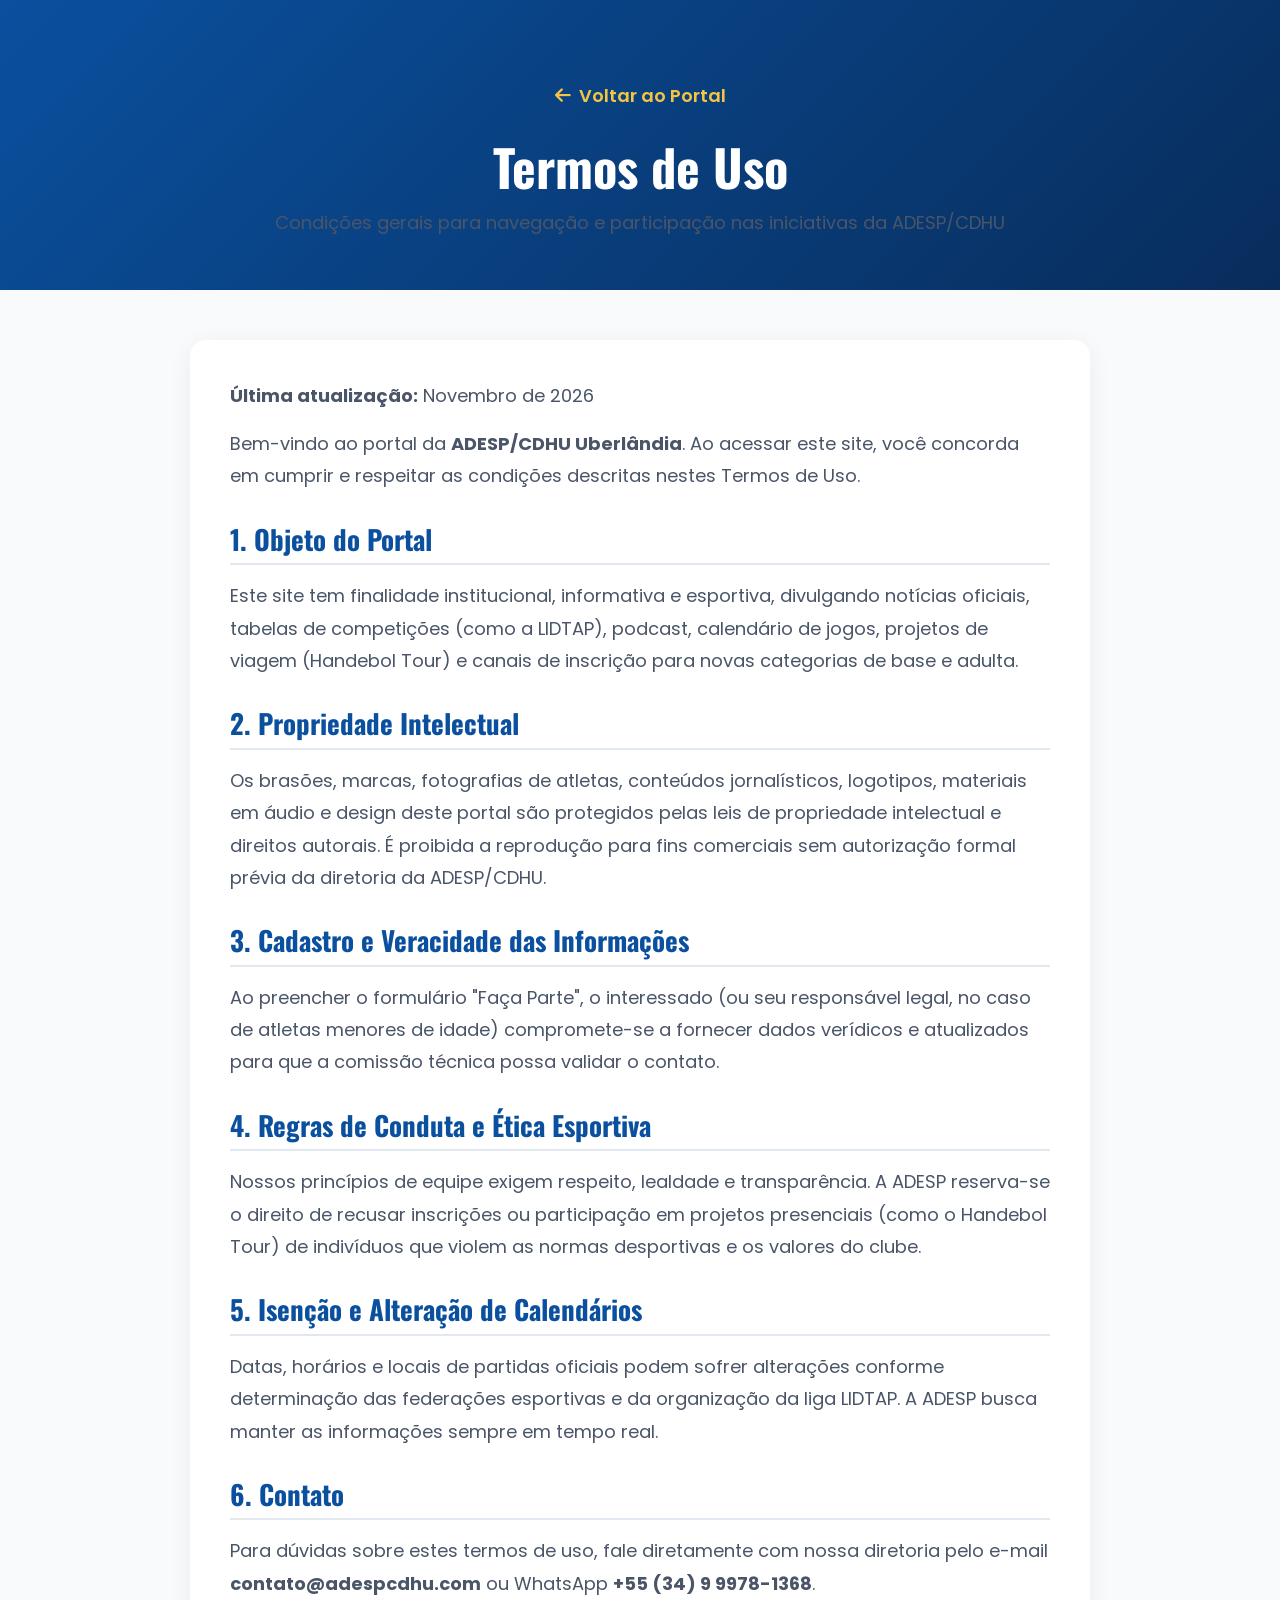
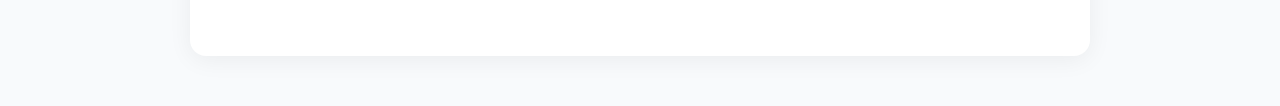
<file: termos.html>
<!DOCTYPE html>
<html lang="pt-BR">
<head>
    <meta charset="UTF-8">
    <meta name="viewport" content="width=device-width, initial-scale=1.0">
    <title>Termos de Uso | ADESP/CDHU Uberlândia</title>
    <meta name="description" content="Termos e Condições de Uso do portal da ADESP/CDHU Uberlândia.">
    <link rel="icon" type="image/png" href="Imagens/CDHU.png">
    <link rel="preconnect" href="https://fonts.googleapis.com">
    <link rel="preconnect" href="https://fonts.gstatic.com" crossorigin>
    <link href="https://fonts.googleapis.com/css2?family=Poppins:wght@300;400;500;600;700&family=Oswald:wght@500;700&display=swap" rel="stylesheet">
    <link rel="stylesheet" href="https://cdnjs.cloudflare.com/ajax/libs/font-awesome/6.4.0/css/all.min.css">
    <link rel="stylesheet" href="css/base.css">
    <style>
        .legal-header {
            background: linear-gradient(135deg, var(--primary-blue), #082d5c);
            padding: 80px 0 50px;
            color: white;
            text-align: center;
        }
        .legal-header h1 {
            color: white;
            font-size: 2.8rem;
            margin-bottom: 10px;
        }
        .legal-container {
            max-width: 900px;
            margin: 50px auto;
            padding: 40px;
            background: white;
            border-radius: 16px;
            box-shadow: 0 4px 25px rgba(0,0,0,0.06);
            line-height: 1.8;
            color: #334155;
        }
        .legal-container h2 {
            font-size: 1.5rem;
            color: var(--primary-blue);
            margin: 30px 0 15px;
            border-bottom: 2px solid #e2e8f0;
            padding-bottom: 8px;
        }
        .legal-container p {
            margin-bottom: 16px;
        }
        .legal-container ul {
            margin-left: 20px;
            margin-bottom: 20px;
        }
        .legal-back-btn {
            display: inline-flex;
            align-items: center;
            gap: 8px;
            margin-bottom: 25px;
            color: var(--primary-green);
            text-decoration: none;
            font-weight: 600;
        }
    </style>
</head>
<body style="background: #f8fafc;">

    <header class="legal-header">
        <div class="container">
            <a href="index.html" class="legal-back-btn" style="color: #F4C542;"><i class="fas fa-arrow-left"></i> Voltar ao Portal</a>
            <h1>Termos de Uso</h1>
            <p>Condições gerais para navegação e participação nas iniciativas da ADESP/CDHU</p>
        </div>
    </header>

    <main class="container">
        <article class="legal-container">
            <p><strong>Última atualização:</strong> Novembro de 2026</p>

            <p>Bem-vindo ao portal da <strong>ADESP/CDHU Uberlândia</strong>. Ao acessar este site, você concorda em cumprir e respeitar as condições descritas nestes Termos de Uso.</p>

            <h2>1. Objeto do Portal</h2>
            <p>Este site tem finalidade institucional, informativa e esportiva, divulgando notícias oficiais, tabelas de competições (como a LIDTAP), podcast, calendário de jogos, projetos de viagem (Handebol Tour) e canais de inscrição para novas categorias de base e adulta.</p>

            <h2>2. Propriedade Intelectual</h2>
            <p>Os brasões, marcas, fotografias de atletas, conteúdos jornalísticos, logotipos, materiais em áudio e design deste portal são protegidos pelas leis de propriedade intelectual e direitos autorais. É proibida a reprodução para fins comerciais sem autorização formal prévia da diretoria da ADESP/CDHU.</p>

            <h2>3. Cadastro e Veracidade das Informações</h2>
            <p>Ao preencher o formulário "Faça Parte", o interessado (ou seu responsável legal, no caso de atletas menores de idade) compromete-se a fornecer dados verídicos e atualizados para que a comissão técnica possa validar o contato.</p>

            <h2>4. Regras de Conduta e Ética Esportiva</h2>
            <p>Nossos princípios de equipe exigem respeito, lealdade e transparência. A ADESP reserva-se o direito de recusar inscrições ou participação em projetos presenciais (como o Handebol Tour) de indivíduos que violem as normas desportivas e os valores do clube.</p>

            <h2>5. Isenção e Alteração de Calendários</h2>
            <p>Datas, horários e locais de partidas oficiais podem sofrer alterações conforme determinação das federações esportivas e da organização da liga LIDTAP. A ADESP busca manter as informações sempre em tempo real.</p>

            <h2>6. Contato</h2>
            <p>Para dúvidas sobre estes termos de uso, fale diretamente com nossa diretoria pelo e-mail <strong>contato@adespcdhu.com</strong> ou WhatsApp <strong>+55 (34) 9 9978-1368</strong>.</p>
        </article>
    </main>

</body>
</html>
</file>
<file: css/dev-auth.css>
/* ==========================================================================
   ADESP / CDHU — ESTILOS DA ÁREA DEV & AUTENTICAÇÃO
   Design: Editorial Luxury Sport (Paleta Floresta Escura & Creme Nobre)
   ========================================================================== */

:root {
  --bg-deep-forest: #03130d;
  --bg-forest-card: #082619;
  --bg-forest-card-gradient: linear-gradient(145deg, #0d3826 0%, #051a11 100%);
  --bg-cream: #F6F3EB;
  --bg-cream-input: #EDE9DF;
  
  --primary-green: #0d3c26;
  --primary-green-hover: #124d32;
  --accent-gold: #C89B3C;
  --accent-gold-light: #DFB75A;
  --accent-gold-glow: rgba(200, 155, 60, 0.25);
  
  --text-dark: #1A1A1A;
  --text-muted-dark: #6C727A;
  --text-light: #F5F7F6;
  --text-muted-green: #A3BDAE;
  
  --border-cream: #DDD7CA;
  --border-green: rgba(255, 255, 255, 0.12);
  
  --font-serif: 'Fraunces', 'Playfair Display', Georgia, serif;
  --font-sans: 'Poppins', -apple-system, BlinkMacSystemFont, 'Segoe UI', Roboto, sans-serif;
  
  --shadow-card: 0 24px 60px rgba(0, 0, 0, 0.45), 0 4px 12px rgba(0, 0, 0, 0.25);
  --shadow-btn: 0 10px 22px rgba(13, 60, 38, 0.42);
  --radius-card: 26px;
  --radius-pill: 9999px;
  --transition: all 0.35s cubic-bezier(0.16, 1, 0.3, 1);
}

* {
  margin: 0;
  padding: 0;
  box-sizing: border-box;
}

body {
  font-family: var(--font-sans);
  background: radial-gradient(circle at 50% 30%, #082318 0%, #03130d 75%, #010a06 100%);
  color: var(--text-light);
  min-height: 100vh;
  display: flex;
  flex-direction: column;
  justify-content: space-between;
  align-items: center;
  padding: 24px;
  position: relative;
  overflow-x: hidden;
}

/* Background Atmosphere Glow */
body::before {
  content: '';
  position: absolute;
  top: 15%;
  left: 50%;
  transform: translate(-50%, -50%);
  width: 800px;
  height: 500px;
  background: radial-gradient(ellipse, rgba(19, 78, 52, 0.28) 0%, transparent 70%);
  pointer-events: none;
  z-index: 0;
}

/* ── Top Bar ── */
.auth-topbar {
  width: 100%;
  max-width: 1060px;
  display: flex;
  justify-content: flex-start;
  align-items: center;
  z-index: 10;
  margin-bottom: 12px;
}

.back-to-site {
  display: inline-flex;
  align-items: center;
  gap: 8px;
  color: #D3C4A5;
  text-decoration: none;
  font-size: 0.88rem;
  font-weight: 500;
  letter-spacing: 0.2px;
  transition: var(--transition);
  padding: 6px 12px;
  border-radius: var(--radius-pill);
}

.back-to-site:hover {
  color: #FFFFFF;
  background: rgba(255, 255, 255, 0.06);
  transform: translateX(-3px);
}

/* ── Main Auth Card Container ── */
.auth-wrapper {
  width: 100%;
  max-width: 1040px;
  position: relative;
  z-index: 10;
  margin: auto 0;
}

.auth-card {
  display: flex;
  min-height: 570px;
  border-radius: var(--radius-card);
  overflow: hidden;
  box-shadow: var(--shadow-card);
  background: #000;
  position: relative;
  transition: var(--transition);
}

/* ── Panels ── */
.panel {
  flex: 1;
  position: relative;
  display: flex;
  flex-direction: column;
  justify-content: center;
  transition: var(--transition);
  padding: 52px 56px;
  z-index: 1;
}

/* Diagonal Slanted Separator */
.panel-cream {
  background-color: var(--bg-cream);
  color: var(--text-dark);
}

.panel-forest {
  background: var(--bg-forest-card-gradient);
  color: var(--text-light);
}

/* Slant styling depending on position */
.auth-card.mode-login .panel-cream {
  clip-path: polygon(0 0, 100% 0, 92% 100%, 0 100%);
  margin-right: -40px;
  padding-right: 80px;
}

.auth-card.mode-login .panel-forest {
  padding-left: 60px;
}

.auth-card.mode-request .panel-forest {
  clip-path: polygon(0 0, 100% 0, 92% 100%, 0 100%);
  margin-right: -40px;
  padding-right: 80px;
}

.auth-card.mode-request .panel-cream {
  padding-left: 60px;
}

/* ── Form Section Typography ── */
.panel-cream .title-serif {
  font-family: var(--font-serif);
  font-size: 2.15rem;
  font-weight: 700;
  color: var(--text-dark);
  line-height: 1.15;
  letter-spacing: -0.5px;
}

.panel-cream .gold-bar {
  width: 36px;
  height: 3px;
  background: var(--accent-gold);
  border-radius: 2px;
  margin-top: 8px;
  margin-bottom: 16px;
}

.panel-cream .subtitle {
  font-size: 0.88rem;
  color: var(--text-muted-dark);
  line-height: 1.5;
  margin-bottom: 32px;
  max-width: 380px;
}

/* ── Input Styling ── */
.form-group {
  position: relative;
  margin-bottom: 24px;
}

.input-underline {
  width: 100%;
  border: none;
  border-bottom: 1.5px solid var(--border-cream);
  background: transparent;
  padding: 10px 36px 10px 0;
  font-family: var(--font-sans);
  font-size: 0.95rem;
  color: var(--text-dark);
  transition: var(--transition);
  outline: none;
}

.input-underline::placeholder {
  color: #9E9B93;
  font-size: 0.92rem;
}

.input-underline:focus {
  border-bottom-color: var(--primary-green);
}

.input-icon {
  position: absolute;
  right: 6px;
  top: 50%;
  transform: translateY(-50%);
  color: #8C8880;
  font-size: 1rem;
  pointer-events: none;
}

.toggle-password-btn {
  pointer-events: auto;
  cursor: pointer;
  transition: color 0.2s;
}

.toggle-password-btn:hover {
  color: var(--primary-green);
}

/* Select element styled as underline */
select.input-underline {
  appearance: none;
  cursor: pointer;
  color: var(--text-dark);
}

.select-arrow {
  position: absolute;
  right: 6px;
  top: 50%;
  transform: translateY(-50%);
  color: #8C8880;
  pointer-events: none;
  font-size: 0.85rem;
}

/* Forgot password link */
.forgot-pass-wrapper {
  display: flex;
  justify-content: flex-end;
  margin-top: -12px;
  margin-bottom: 24px;
}

.forgot-pass-link {
  font-size: 0.78rem;
  color: #555555;
  text-decoration: none;
  transition: var(--transition);
}

.forgot-pass-link:hover {
  color: var(--primary-green);
  text-decoration: underline;
}

/* ── Submit Button ── */
.btn-submit {
  width: 100%;
  padding: 14px 24px;
  border-radius: var(--radius-pill);
  border: none;
  background: linear-gradient(135deg, #0e442c 0%, #072a1b 100%);
  color: #FFFFFF;
  font-family: var(--font-sans);
  font-size: 0.95rem;
  font-weight: 600;
  letter-spacing: 0.3px;
  cursor: pointer;
  box-shadow: var(--shadow-btn);
  transition: var(--transition);
  display: flex;
  align-items: center;
  justify-content: center;
  gap: 10px;
}

.btn-submit:hover {
  background: linear-gradient(135deg, #135537 0%, #0b3925 100%);
  transform: translateY(-2px);
  box-shadow: 0 14px 26px rgba(13, 60, 38, 0.52);
}

.btn-submit:active {
  transform: translateY(0);
}

/* ── Switcher Bottom Link ── */
.auth-switch-text {
  margin-top: 24px;
  font-size: 0.84rem;
  color: #6C727A;
}

.auth-switch-link {
  color: var(--text-dark);
  font-weight: 700;
  text-decoration: none;
  position: relative;
  cursor: pointer;
  padding-bottom: 2px;
  border-bottom: 2px solid var(--accent-gold);
  transition: var(--transition);
}

.auth-switch-link:hover {
  color: var(--primary-green);
  border-bottom-color: var(--primary-green);
}

/* ── Brand Panel (Dark Forest) ── */
.brand-badge {
  display: inline-flex;
  align-items: center;
  gap: 10px;
  margin-bottom: 28px;
}

.brand-badge img {
  height: 38px;
  width: auto;
  filter: drop-shadow(0 4px 8px rgba(0,0,0,0.3));
}

.brand-badge span {
  font-size: 0.75rem;
  font-weight: 700;
  letter-spacing: 2px;
  color: #8EB79F;
  text-transform: uppercase;
}

.panel-forest .brand-title {
  font-family: var(--font-serif);
  font-size: 2.85rem;
  line-height: 1.15;
  color: #FFFFFF;
  font-weight: 600;
  margin-bottom: 16px;
  letter-spacing: -0.5px;
}

.panel-forest .brand-title .italic-gold {
  font-style: italic;
  font-weight: 400;
  color: var(--accent-gold-light);
  display: block;
}

.panel-forest .brand-desc {
  font-size: 0.94rem;
  line-height: 1.55;
  color: var(--text-muted-green);
  max-width: 340px;
  margin-bottom: 32px;
}

/* Feature Tag Pills */
.feature-pills {
  display: flex;
  flex-wrap: wrap;
  gap: 10px;
}

.feature-pill {
  display: inline-flex;
  align-items: center;
  gap: 6px;
  padding: 6px 16px;
  border-radius: var(--radius-pill);
  background: rgba(255, 255, 255, 0.05);
  border: 1px solid rgba(255, 255, 255, 0.1);
  color: #B5CCC0;
  font-size: 0.78rem;
  font-weight: 500;
  letter-spacing: 0.3px;
  backdrop-filter: blur(8px);
}

/* Quick Credentials Demo Box */
.demo-creds-box {
  margin-top: 24px;
  padding: 12px 14px;
  border-radius: 12px;
  background: rgba(0, 0, 0, 0.04);
  border: 1px dashed #D5CEBF;
  font-size: 0.75rem;
  color: #555;
}

.demo-creds-box summary {
  cursor: pointer;
  font-weight: 600;
  color: var(--primary-green);
  outline: none;
}

.demo-creds-box .creds-list {
  margin-top: 8px;
  display: flex;
  flex-direction: column;
  gap: 4px;
}

.demo-creds-box .cred-item {
  display: flex;
  justify-content: space-between;
  background: #FFF;
  padding: 4px 8px;
  border-radius: 6px;
  border: 1px solid #E5E0D5;
  cursor: pointer;
  transition: var(--transition);
}

.demo-creds-box .cred-item:hover {
  background: #F3EFE6;
  border-color: var(--accent-gold);
}

/* ── Bottom Legal Footer ── */
.auth-footer {
  width: 100%;
  text-align: center;
  font-size: 0.78rem;
  color: #5D796B;
  z-index: 10;
  margin-top: 14px;
}

.auth-footer a {
  color: #92B2A1;
  text-decoration: underline;
  text-underline-offset: 3px;
  transition: color 0.2s;
}

.auth-footer a:hover {
  color: #FFFFFF;
}

/* ── Feedback Message Toast / Alert ── */
.auth-toast {
  position: fixed;
  bottom: 24px;
  right: 24px;
  padding: 14px 20px;
  border-radius: 12px;
  font-size: 0.88rem;
  font-weight: 500;
  display: flex;
  align-items: center;
  gap: 10px;
  box-shadow: 0 10px 30px rgba(0,0,0,0.5);
  transform: translateY(120%);
  opacity: 0;
  transition: all 0.35s cubic-bezier(0.16, 1, 0.3, 1);
  z-index: 1000;
}

.auth-toast.show {
  transform: translateY(0);
  opacity: 1;
}

.auth-toast.error {
  background: #B91C1C;
  color: #FFF;
  border: 1px solid #DC2626;
}

.auth-toast.success {
  background: #064E3B;
  color: #ECFDF5;
  border: 1px solid #059669;
}

.auth-toast.info {
  background: #1E3A8A;
  color: #EFF6FF;
  border: 1px solid #2563EB;
}

/* ── Responsive Mobile ── */
@media (max-width: 900px) {
  body {
    padding: 16px 12px;
    justify-content: flex-start;
    min-height: 100dvh;
  }
  
  .auth-topbar {
    margin-bottom: 12px;
  }
  
  .auth-card {
    flex-direction: column-reverse;
    min-height: auto;
    border-radius: 20px;
  }
  
  .auth-card.mode-login .panel-cream,
  .auth-card.mode-login .panel-forest,
  .auth-card.mode-request .panel-forest,
  .auth-card.mode-request .panel-cream {
    clip-path: none !important;
    margin-right: 0 !important;
    padding: 32px 20px !important;
  }
  
  .panel-forest {
    order: -1;
    padding: 28px 20px !important;
  }
  
  .panel-forest .brand-title {
    font-size: 1.85rem;
    line-height: 1.15;
  }

  .panel-forest .brand-desc {
    font-size: 0.9rem;
    margin-bottom: 18px;
  }

  .feature-pills {
    gap: 8px;
  }

  .feature-pill {
    font-size: 0.72rem;
    padding: 5px 12px;
  }

  .title-serif {
    font-size: 1.85rem;
  }

  .demo-creds-box .cred-item {
    flex-direction: column;
    gap: 2px;
    font-size: 0.74rem;
  }

  .auth-toast {
    left: 16px;
    right: 16px;
    bottom: 16px;
    font-size: 0.82rem;
    justify-content: center;
    text-align: center;
  }
}

@media (max-width: 480px) {
  body {
    padding: 12px 10px;
  }

  .auth-card.mode-login .panel-cream,
  .auth-card.mode-login .panel-forest,
  .auth-card.mode-request .panel-forest,
  .auth-card.mode-request .panel-cream {
    padding: 24px 16px !important;
  }

  .title-serif {
    font-size: 1.6rem;
  }

  .panel-forest .brand-title {
    font-size: 1.6rem;
  }

  .btn-submit {
    padding: 14px 18px;
    font-size: 0.95rem;
  }
}
</file>
<file: css/base.css>
/* ========================================
   RESET + BASE + VARIABLES
======================================== */
:root {
    --primary-blue: #0A509E;
    /* Azul do Topo do Escudo */
    --primary-green: #1F8A4D;
    /* Verde da Base do Escudo */
    --primary-black: #050505;
    --primary-white: #FFFFFF;
    --accent-gold: #F4C542;
    /* Dourado da Bola/Acentos */

    --bg-dark: #F4F6FA;
    --bg-card: #FFFFFF;
    --text-main: #0f172a;
    --text-muted: #4a5568;
    --text-light: #718096;

    --shadow-sm: 0 2px 8px rgba(0, 0, 0, 0.06);
    --shadow-md: 0 6px 20px rgba(0, 0, 0, 0.09);
    --shadow-lg: 0 12px 35px rgba(0, 0, 0, 0.12);
    --shadow-xl: 0 25px 60px rgba(0, 0, 0, 0.18);
    --glass-bg: rgba(255, 255, 255, 0.92);
    --glass-border: 1px solid rgba(0, 0, 0, 0.06);

    /* Tipografia */
    --font-body: 'Poppins', sans-serif;
    --font-heading: 'Oswald', sans-serif;
}

* {
    margin: 0;
    padding: 0;
    box-sizing: border-box;
}

html {
    font-size: 112.5%;
    /* Aumenta todas as fontes base do site para 18px (anterior 16px) */
}

body {
    font-family: var(--font-body);
    line-height: 1.75;
    color: var(--text-main);
    background: var(--bg-dark);
    overflow-x: hidden;
    -webkit-font-smoothing: antialiased;
    -moz-osx-font-smoothing: grayscale;
}

p {
    color: var(--text-muted);
    line-height: 1.8;
}

h1,
h2,
h3,
h4,
h5,
h6,
.match-score,
.team-name {
    font-family: var(--font-heading);
    color: var(--primary-blue);
    line-height: 1.2;
}

.gradient-title {
    background: linear-gradient(45deg, var(--primary-blue), var(--primary-green));
    -webkit-background-clip: text;
    background-clip: text;
    -webkit-text-fill-color: transparent;
    display: inline-block;
}

.container {
    width: 100%;
    max-width: 1400px;
    margin: auto;
    padding: 0 40px;
}

/* ========================================
   SEÇÕES GERAIS
======================================== */
.section {
    padding: 120px 0;
}

.section h2 {
    font-size: 2.8rem;
    margin-bottom: 50px;
    text-align: center;
}

/* ========================================
   TIPOGRAFIA PADRONIZADA 🔥
======================================== */

/* TÍTULOS PRINCIPAIS */
.section h2 {
    font-size: 2.2rem;
    font-weight: 700;
    margin-bottom: 30px;
}

/* FRASE DE IMPACTO */
.frase-impacto {
    font-size: 1.2rem;
    font-weight: 600;
}

/* INTRO */
.podcast-intro {
    text-align: center;
    margin-bottom: 25px;
}

/* PLAYER */
audio {
    width: 100%;
    margin-top: 10px;
}

/* ========================================
   ANIMAÇÕES E UTILITÁRIOS
======================================== */
.hidden {
    opacity: 0;
    transform: translateY(30px);
    transition: all 0.6s ease;
}

.show {
    opacity: 1;
    transform: translateY(0);
}

/* ========================================
   FLOATING BOTÕES (WHATSAPP E BACK TO TOP)
======================================== */
.whatsapp-float {
    position: fixed;
    width: 60px;
    height: 60px;
    bottom: 40px;
    right: 40px;
    background-color: #25d366;
    color: #FFF;
    border-radius: 50px;
    text-align: center;
    font-size: 30px;
    box-shadow: 2px 2px 10px rgba(0, 0, 0, 0.2);
    z-index: 1000;
    display: flex;
    align-items: center;
    justify-content: center;
    transition: transform 0.3s ease;
}

.whatsapp-float:hover {
    transform: scale(1.1);
    color: #FFF;
}

.back-to-top {
    position: fixed;
    width: 50px;
    height: 50px;
    bottom: 110px;
    right: 45px;
    background-color: var(--primary-blue);
    color: #FFF;
    border: none;
    border-radius: 50%;
    font-size: 20px;
    box-shadow: 2px 2px 10px rgba(0, 0, 0, 0.2);
    z-index: 1000;
    cursor: pointer;
    opacity: 0;
    visibility: hidden;
    transform: translateY(20px);
    transition: opacity 0.3s, visibility 0.3s, transform 0.3s, background-color 0.3s;
}

.back-to-top.show {
    opacity: 1;
    visibility: visible;
    transform: translateY(0);
}

.back-to-top:hover {
    background-color: var(--primary-green);
}

/* ========================================
   COMPETIÇÕES PREMIUM 🔥
======================================== */

.competicoes-grid {
    display: grid;
    grid-template-columns: repeat(auto-fit, minmax(300px, 1fr));
    gap: 30px;
    max-width: 1200px;
    margin: 40px auto 0;
    justify-items: center;
}

.competicao-card {
    width: 100%;
    max-width: 320px;
    background: rgba(255, 255, 255, 0.7);
    backdrop-filter: blur(15px);
    border: 1px solid rgba(255, 255, 255, 0.4);
    border-radius: 24px;
    padding: 30px 20px;
    text-align: center;
    text-decoration: none;
    transition: all 0.5s cubic-bezier(0.175, 0.885, 0.32, 1.275);
    box-shadow: 0 15px 35px rgba(0, 0, 0, 0.05);
    display: flex;
    flex-direction: column;
    align-items: center;
    position: relative;
    overflow: hidden;
}

.competicao-card::before {
    content: '';
    position: absolute;
    top: 0;
    left: -100%;
    width: 100%;
    height: 100%;
    background: linear-gradient(90deg,
            transparent,
            rgba(255, 255, 255, 0.2),
            transparent);
    transition: 0.6s;
}

.competicao-card:hover {
    transform: translateY(-12px) scale(1.02);
    background: rgba(255, 255, 255, 0.9);
    border-color: var(--primary-green);
    box-shadow: 0 25px 50px rgba(10, 80, 158, 0.12);
}

.competicao-card:hover::before {
    left: 100%;
}

.competicao-card img {
    height: 120px;
    width: auto;
    max-width: 80%;
    object-fit: contain;
    margin-bottom: 25px;
    transition: transform 0.5s ease;
    filter: drop-shadow(0 5px 15px rgba(0, 0, 0, 0.1));
}

.competicao-card:hover img {
    transform: scale(1.1) rotate(3deg);
}

.competicao-info h3 {
    font-size: 1.5rem;
    color: var(--primary-blue);
    margin-bottom: 12px;
    font-family: 'Oswald', sans-serif;
    text-transform: uppercase;
    letter-spacing: 1px;
}

.competicao-info p {
    font-size: 0.95rem;
    color: var(--text-muted);
    line-height: 1.6;
    margin-bottom: 20px;
}

.visit-badge {
    opacity: 0;
    transform: translateY(10px);
    background: linear-gradient(45deg, var(--primary-blue), var(--primary-green));
    color: white;
    padding: 8px 20px;
    border-radius: 50px;
    font-size: 0.8rem;
    font-weight: 700;
    text-transform: uppercase;
    letter-spacing: 1px;
    transition: all 0.4s ease;
}

.competicao-card:hover .visit-badge {
    opacity: 1;
    transform: translateY(0);
}

/* ========================================
   PODCAST SECTION (FUNDO CLARO)
======================================== */
.podcast-section {
    background: #ffffff;
    color: #111;
    padding: 80px 20px;
}

.section-header {
    text-align: center;
    margin-bottom: 50px;
}

.section-header h2 {
    font-size: 2.5rem;
    margin-bottom: 10px;
}

.section-subtitle {
    color: #555;
    font-size: 1.1rem;
}

/* GRID */
.podcast-grid {
    display: grid;
    grid-template-columns: repeat(auto-fit, minmax(300px, 1fr));
    gap: 30px;
}

/* CARD */
.podcast-episode {
    background: #f8fafc;
    border-radius: 16px;
    padding: 20px;
    transition: 0.3s;
    border: 1px solid #e5e7eb;
}

.podcast-episode:hover {
    transform: translateY(-5px);
    box-shadow: 0 10px 25px rgba(0, 0, 0, 0.08);
}

/* HEADER */
.episode-header {
    display: flex;
    justify-content: space-between;
    align-items: center;
}

.episode-number {
    background: #16a34a;
    color: #fff;
    padding: 5px 10px;
    border-radius: 8px;
    font-weight: bold;
}

.episode-cover img {
    width: 70px;
    height: 70px;
    border-radius: 10px;
    object-fit: cover;
}

/* TEXT */
.podcast-episode h3 {
    margin: 15px 0 5px;
    font-size: 1.3rem;
}

.podcast-episode p {
    color: #555;
    font-size: 0.95rem;
}

/* PLAYER */
.episode-player {
    margin-top: 15px;
}

.custom-audio {
    width: 100%;
    margin-top: 10px;
}

.episode-time {
    font-size: 0.8rem;
    color: #777;
    margin-top: 5px;
}

/* BUTTON */
.btn-play-large {
    width: 100%;
    margin-top: 15px;
    padding: 12px;
    border: none;
    background: #16a34a;
    color: #fff;
    border-radius: 10px;
    font-weight: bold;
    cursor: pointer;
    transition: 0.3s;
}

.btn-play-large:hover {
    background: #15803d;
}

/* COMING SOON */
.coming-soon {
    opacity: 0.85;
    text-align: center;
}

.episode-cover-large {
    height: 150px;
    background: linear-gradient(135deg, #e2e8f0, #cbd5f5);
    border-radius: 12px;
    position: relative;
}

.coming-soon-badge {
    position: absolute;
    top: 10px;
    right: 10px;
    background: #f59e0b;
    color: #000;
    padding: 5px 10px;
    border-radius: 8px;
    font-size: 0.8rem;
}

/* NOTIFY BUTTON */
.btn-notify {
    margin-top: 15px;
    padding: 10px;
    border: none;
    background: #f59e0b;
    color: #000;
    border-radius: 8px;
    cursor: pointer;
}

/* ========================================
   BASTIDORES
======================================== */
.bastidores-section {
    margin-top: 80px;
}

.bastidores-grid {
    display: grid;
    grid-template-columns: repeat(auto-fit, minmax(200px, 1fr));
    gap: 20px;
    margin-top: 30px;
}

.bastidor-card {
    background: #f8fafc;
    padding: 20px;
    border-radius: 12px;
    text-align: center;
    transition: 0.3s;
    border: 1px solid #e5e7eb;
}

.bastidor-card:hover {
    transform: translateY(-5px);
    box-shadow: 0 5px 15px rgba(0, 0, 0, 0.05);
}

.bastidor-icon {
    font-size: 2rem;
    margin-bottom: 10px;
}

/* FRASE IMPACTO */
.frase-impacto {
    margin-top: 40px;
    text-align: center;
    font-size: 1.2rem;
    background: #16a34a;
    color: #fff;
    padding: 15px;
    border-radius: 10px;
    font-weight: bold;
}

/* ========================================
   ADESP EXPERIENCE & TOUR
======================================== */
.tour-premium-banner {
    position: relative;
    background: linear-gradient(135deg, rgba(8, 45, 92, 0.95) 0%, rgba(31, 138, 77, 0.85) 100%), url('../Imagens/Tela de Fundo.jpg') center/cover;
    border-radius: 20px;
    padding: 50px 40px;
    color: white;
    box-shadow: 0 15px 40px rgba(0, 0, 0, 0.25);
    overflow: hidden;
    margin-top: 30px;
}

.tour-banner-content {
    position: relative;
    z-index: 2;
}

.tour-title {
    font-size: 2.8rem;
    color: white;
    margin-bottom: 0.5rem;
    font-family: var(--font-heading);
}

.tour-subtitle {
    color: #F4C542;
    font-size: 1.3rem;
    font-weight: 500;
}

.tour-intro-box {
    background: rgba(255, 255, 255, 0.05);
    border: 1px solid rgba(255, 255, 255, 0.1);
    border-radius: 12px;
    padding: 25px;
    text-align: center;
    max-width: 800px;
    margin: 0 auto 3rem;
    backdrop-filter: blur(10px);
}

.tour-grid {
    display: grid;
    grid-template-columns: repeat(auto-fit, minmax(220px, 1fr));
    gap: 20px;
    margin-bottom: 3rem;
}

.tour-card {
    background: rgba(0, 0, 0, 0.2);
    border: 1px solid rgba(255, 255, 255, 0.1);
    border-radius: 15px;
    padding: 25px 20px;
    text-align: center;
    transition: transform 0.3s;
}

.tour-card:hover {
    transform: translateY(-5px);
    background: rgba(0, 0, 0, 0.3);
}

.tour-icon {
    width: 60px;
    height: 60px;
    background: rgba(244, 197, 66, 0.15);
    color: #F4C542;
    border-radius: 50%;
    display: flex;
    align-items: center;
    justify-content: center;
    font-size: 1.5rem;
    margin: 0 auto 15px;
}

.tour-card h4 {
    color: white;
    margin-bottom: 10px;
    font-size: 1.15rem;
}

.tour-card p {
    color: #cbd5e1;
    font-size: 0.9rem;
    line-height: 1.4;
}

.tour-cta-box {
    text-align: center;
    background: rgba(255, 255, 255, 0.05);
    border-radius: 15px;
    padding: 35px 20px;
    border: 1px solid rgba(255, 255, 255, 0.1);
}

.tour-categories {
    display: flex;
    justify-content: center;
    gap: 15px;
    margin-top: 15px;
    flex-wrap: wrap;
}

.cat-pill {
    background: var(--primary-green);
    color: white;
    padding: 8px 20px;
    border-radius: 30px;
    font-weight: bold;
    font-size: 0.9rem;
    box-shadow: 0 4px 10px rgba(31, 138, 77, 0.3);
}

/* Hover nos pacotes */
.package-item:hover {
    transform: translateY(-5px);
    box-shadow: var(--shadow-lg) !important;
}

/* ========================================
   REGRAS RESPONSIVAS (BASE)
======================================== */
@media (max-width: 768px) {
    html {
        font-size: 85% !important;
    }

    .container {
        padding: 0 20px !important;
    }

    .section {
        padding: 40px 0;
    }

    .section-header h2 {
        font-size: 2rem;
    }

    .podcast-episode {
        padding: 15px;
    }

    .podcast-grid {
        grid-template-columns: 1fr;
    }

    .tour-premium-banner {
        background: linear-gradient(135deg, rgba(8, 45, 92, 0.95) 0%, rgba(31, 138, 77, 0.85) 100%), url('../Imagens/Tela de Fundo Mobile.jpeg') center/cover !important;
    }

    .whatsapp-float {
        bottom: 20px;
        right: 20px;
        width: 50px;
        height: 50px;
        font-size: 25px;
    }

    .back-to-top {
        bottom: 80px;
        right: 20px;
        width: 45px;
        height: 45px;
        font-size: 18px;
    }
}

@media (max-width: 480px) {
    .container {
        padding: 0 20px;
    }

    .section {
        padding: 60px 0;
    }

    .competicao-card {
        width: 100%;
        max-width: 350px;
    }
}
</file>
<file: css/components.css>
/* ==========================================================================
   ADESP / CDHU 3.0 — DESIGN SYSTEM & COMPONENTES REUTILIZÁVEIS
   Arquivo: css/components.css
   Objetivo: Garantir que todas as telas compartilhem o mesmo padrão visual
   ========================================================================== */

:root {
  /* Paleta Institucional ADESP/CDHU */
  --cdhu-blue: #0A509E;
  --cdhu-blue-hover: #083e7a;
  --cdhu-green: #1F8A4D;
  --cdhu-green-hover: #176d3c;
  --cdhu-gold: #F4C542;
  --cdhu-gold-hover: #d9ad34;

  /* Superfícies & Painéis */
  --cdhu-bg-dark: #071322;
  --cdhu-bg-panel: #0d213a;
  --cdhu-bg-card: #132a48;
  --cdhu-bg-card-hover: #193860;
  --cdhu-bg-cream: #F6F3EB;

  /* Bordas e Vidro */
  --cdhu-border-glass: rgba(255, 255, 255, 0.08);
  --cdhu-border-gold: rgba(244, 197, 66, 0.35);

  /* Tipografia */
  --cdhu-font-sans: 'Poppins', -apple-system, BlinkMacSystemFont, sans-serif;
  --cdhu-font-serif: 'Fraunces', 'Playfair Display', Georgia, serif;
  --cdhu-font-display: 'Oswald', sans-serif;

  /* Textos */
  --cdhu-text-main: #f8fafc;
  --cdhu-text-muted: #94a3b8;
  --cdhu-text-gold: #F4C542;

  /* Semântica */
  --cdhu-success: #22c55e;
  --cdhu-warning: #f59e0b;
  --cdhu-danger: #ef4444;
  --cdhu-info: #38bdf8;

  /* Efeitos */
  --cdhu-radius-sm: 6px;
  --cdhu-radius-md: 12px;
  --cdhu-radius-lg: 20px;
  --cdhu-radius-pill: 9999px;
  --cdhu-shadow-sm: 0 2px 6px rgba(0, 0, 0, 0.2);
  --cdhu-shadow-md: 0 8px 24px rgba(0, 0, 0, 0.35);
}

/* ── CARDS PADRONIZADOS ── */
.cdhu-card {
  background: var(--cdhu-bg-card);
  border: 1px solid var(--cdhu-border-glass);
  border-radius: var(--cdhu-radius-md);
  padding: 20px;
  transition: transform 0.25s ease, border-color 0.25s ease, box-shadow 0.25s ease;
  position: relative;
  overflow: hidden;
}

.cdhu-card:hover {
  border-color: rgba(255, 255, 255, 0.16);
  box-shadow: var(--cdhu-shadow-md);
}

.cdhu-card.highlight-gold {
  border-color: var(--cdhu-border-gold);
}

.cdhu-card.highlight-gold::before {
  content: '';
  position: absolute;
  top: 0;
  left: 0;
  width: 100%;
  height: 3px;
  background: var(--cdhu-gold);
}

/* ── BOTÕES UNIVERSAIS ── */
.cdhu-btn {
  display: inline-flex;
  align-items: center;
  justify-content: center;
  gap: 8px;
  padding: 10px 20px;
  border-radius: var(--cdhu-radius-pill);
  font-family: var(--cdhu-font-sans);
  font-size: 0.88rem;
  font-weight: 600;
  letter-spacing: 0.2px;
  text-decoration: none;
  cursor: pointer;
  border: 1px solid transparent;
  transition: all 0.2s ease;
}

.cdhu-btn.primary {
  background: var(--cdhu-blue);
  color: #ffffff;
}

.cdhu-btn.primary:hover {
  background: var(--cdhu-blue-hover);
  transform: translateY(-2px);
}

.cdhu-btn.green {
  background: var(--cdhu-green);
  color: #ffffff;
}

.cdhu-btn.green:hover {
  background: var(--cdhu-green-hover);
  transform: translateY(-2px);
}

.cdhu-btn.gold {
  background: var(--cdhu-gold);
  color: #071322;
}

.cdhu-btn.gold:hover {
  background: var(--cdhu-gold-hover);
  transform: translateY(-2px);
}

.cdhu-btn.ghost {
  background: rgba(255, 255, 255, 0.06);
  border-color: var(--cdhu-border-glass);
  color: var(--cdhu-text-main);
}

.cdhu-btn.ghost:hover {
  background: rgba(255, 255, 255, 0.12);
  color: #ffffff;
}

/* ── PILLS & TAGS ── */
.cdhu-pill {
  display: inline-flex;
  align-items: center;
  gap: 6px;
  padding: 4px 12px;
  border-radius: var(--cdhu-radius-pill);
  font-size: 0.75rem;
  font-weight: 600;
  letter-spacing: 0.3px;
  border: 1px solid transparent;
}

.cdhu-pill.blue {
  background: rgba(10, 80, 158, 0.18);
  border-color: rgba(10, 80, 158, 0.4);
  color: #60a5fa;
}

.cdhu-pill.green {
  background: rgba(31, 138, 77, 0.18);
  border-color: rgba(31, 138, 77, 0.4);
  color: #4ade80;
}

.cdhu-pill.gold {
  background: rgba(244, 197, 66, 0.18);
  border-color: rgba(244, 197, 66, 0.4);
  color: #facc15;
}

.cdhu-pill.red {
  background: rgba(239, 68, 68, 0.18);
  border-color: rgba(239, 68, 68, 0.4);
  color: #f87171;
}

/* ── CAIXAS DE KPI / ESTATÍSTICA RÁPIDA ── */
.cdhu-stat-box {
  background: rgba(10, 25, 47, 0.6);
  border: 1px solid var(--cdhu-border-glass);
  border-radius: var(--cdhu-radius-sm);
  padding: 14px 16px;
  display: flex;
  flex-direction: column;
  gap: 4px;
}

.cdhu-stat-box .stat-label {
  font-size: 0.72rem;
  color: var(--cdhu-text-muted);
  text-transform: uppercase;
  letter-spacing: 1px;
}

.cdhu-stat-box .stat-value {
  font-family: var(--cdhu-font-display);
  font-size: 1.75rem;
  font-weight: 700;
  color: var(--cdhu-text-main);
  line-height: 1;
}

/* ── ALERTAS & AVISOS ── */
.cdhu-alert {
  padding: 14px 18px;
  border-radius: var(--cdhu-radius-sm);
  font-size: 0.86rem;
  line-height: 1.5;
  display: flex;
  align-items: center;
  gap: 12px;
  border: 1px solid transparent;
}

.cdhu-alert.warning {
  background: rgba(245, 158, 11, 0.12);
  border-color: rgba(245, 158, 11, 0.4);
  color: #fde68a;
}

.cdhu-alert.danger {
  background: rgba(239, 68, 68, 0.12);
  border-color: rgba(239, 68, 68, 0.4);
  color: #fca5a5;
}

.cdhu-alert.info {
  background: rgba(56, 189, 248, 0.12);
  border-color: rgba(56, 189, 248, 0.4);
  color: #bae6fd;
}
</file>
<file: css/tatica.css>
/* ==========================================================================
   ADESP / CDHU 3.0 — PRANCHETA TÁTICA DIGITAL (FOLHA DE ESTILOS)
   Arquivo: css/tatica.css
   ========================================================================== */

:root {
  --bg-dark: #071322;
  --bg-panel: #0d213a;
  --bg-card: #132a48;
  --bg-hover: #193860;
  --primary: #0A509E;
  --accent: #F4C542;
  --green: #1F8A4D;
  --danger: #ef4444;
  --border: rgba(255,255,255,0.08);
  --text: #f8fafc;
  --muted: #94a3b8;
  --radius: 10px;
}
*{margin:0;padding:0;box-sizing:border-box;}
html,body{height:100%;overflow:hidden;font-family:'Poppins',sans-serif;background:var(--bg-dark);color:var(--text);}

/* ── NAVBAR ── */
.tac-nav{
  background:rgba(10,25,47,0.97);
  backdrop-filter:blur(16px);
  border-bottom:1px solid var(--border);
  padding:10px 20px;
  display:flex;align-items:center;justify-content:space-between;
  position:relative;z-index:200;
  flex-shrink:0;
}
.tac-brand{display:flex;align-items:center;gap:12px;text-decoration:none;color:inherit;}
.tac-brand img{height:40px;}
.tac-brand-text h1{font-family:'Oswald',sans-serif;font-size:1.1rem;color:#fff;letter-spacing:1px;}
.tac-brand-text span{font-size:0.7rem;color:var(--accent);font-weight:600;letter-spacing:1.5px;text-transform:uppercase;}
.tac-nav-right{display:flex;align-items:center;gap:10px;}
.nav-btn{
  background:rgba(255,255,255,0.07);border:1px solid var(--border);
  color:var(--muted);padding:7px 14px;border-radius:30px;font-size:0.82rem;
  text-decoration:none;display:flex;align-items:center;gap:7px;cursor:pointer;
  font-family:inherit;transition:all .2s;
}
.nav-btn:hover{background:var(--bg-hover);color:#fff;border-color:rgba(255,255,255,0.2);}
.nav-btn.accent{background:rgba(244,197,66,0.15);border-color:rgba(244,197,66,0.4);color:var(--accent);}
.nav-btn.accent:hover{background:rgba(244,197,66,0.25);}

/* ── ACTIVE TEAM INDICATOR ── */
.active-team-bar{
  display:flex;align-items:center;justify-content:center;gap:12px;
  padding:5px 16px;background:rgba(10,25,47,0.9);
  border-bottom:1px solid var(--border);font-size:0.82rem;flex-shrink:0;
}
.active-team-dot{width:10px;height:10px;border-radius:50%;background:#888;transition:background .3s;}
#activeTeamLabel{color:var(--muted);font-weight:500;transition:color .3s;}

/* ── MAIN LAYOUT ── */
.tac-layout{
  display:flex;flex:1;overflow:hidden;
  height:calc(100vh - 90px);
}

/* ── LEFT TOOLS ── */
.tools-sidebar{
  width:62px;background:var(--bg-panel);border-right:1px solid var(--border);
  display:flex;flex-direction:column;align-items:center;padding:8px 0;gap:4px;
  overflow-y:auto;flex-shrink:0;
}
.tool-btn{
  width:46px;height:46px;border-radius:var(--radius);border:1px solid transparent;
  background:transparent;color:var(--muted);cursor:pointer;
  display:flex;flex-direction:column;align-items:center;justify-content:center;
  gap:2px;font-size:0.6rem;font-family:inherit;transition:all .15s;position:relative;
}
.tool-btn i{font-size:1rem;}
.tool-btn:hover{background:var(--bg-card);color:#fff;border-color:var(--border);}
.tool-btn.active{background:var(--primary);color:#fff;border-color:rgba(255,255,255,0.2);}
.tool-sep{width:34px;height:1px;background:var(--border);margin:4px 0;}
.tool-color-swatch{
  width:26px;height:26px;border-radius:50%;border:2px solid rgba(255,255,255,0.3);
  cursor:pointer;margin:2px 0;
}

/* ── CENTER CANVAS AREA ── */
.canvas-area{
  flex:1;display:flex;flex-direction:column;overflow:hidden;position:relative;
  background:#071322;
}
.view-toggle{
  display:flex;gap:8px;padding:7px 12px;background:var(--bg-panel);
  border-bottom:1px solid var(--border);flex-shrink:0;
  align-items:center;justify-content:space-between;flex-wrap:wrap;
}
.view-btn-group{display:flex;gap:6px;align-items:center;flex-wrap:wrap;}
.view-btn{
  padding:5px 12px;border-radius:30px;border:1px solid var(--border);
  background:transparent;color:var(--muted);font-size:0.78rem;cursor:pointer;
  font-family:inherit;transition:all .15s;display:inline-flex;align-items:center;gap:6px;
}
.view-btn:hover{background:var(--bg-hover);color:#fff;}
.view-btn.active{background:var(--primary);color:#fff;border-color:var(--primary);}
.action-btn-play{background:var(--green)!important;color:#fff!important;border-color:var(--green)!important;font-weight:600;}
.action-btn-play:hover{background:#15803d!important;}
.action-btn-block{border-color:rgba(239,68,68,0.4)!important;color:#fca5a5!important;}
.action-btn-block.active{background:var(--danger)!important;color:#fff!important;border-color:var(--danger)!important;font-weight:700;box-shadow:0 0 10px rgba(239,68,68,0.5);}
.action-btn-gk7{border-color:rgba(244,197,66,0.4)!important;color:var(--accent)!important;}
.action-btn-gk7.active{background:var(--accent)!important;color:#000!important;font-weight:700;}
.action-btn-shot{background:rgba(244,197,66,0.18)!important;color:var(--accent)!important;border-color:rgba(244,197,66,0.4)!important;font-weight:600;}
.action-btn-shot:hover{background:rgba(244,197,66,0.3)!important;}

.play-toast{
  position:absolute;top:16px;left:50%;transform:translateX(-50%) translateY(-20px);
  background:rgba(10,25,47,0.94);border:1px solid var(--accent);color:#fff;
  padding:9px 20px;border-radius:30px;font-size:0.85rem;font-weight:600;
  display:flex;align-items:center;gap:10px;box-shadow:0 10px 30px rgba(0,0,0,0.6);
  pointer-events:none;opacity:0;transition:all .3s cubic-bezier(0.16,1,0.3,1);z-index:100;
}
.play-toast.show{opacity:1;transform:translateX(-50%) translateY(0);}
.play-toast.goal{border-color:#22c55e;background:rgba(20,83,45,0.96);box-shadow:0 10px 30px rgba(34,197,94,0.35);}
.play-toast.blocked{border-color:#ef4444;background:rgba(127,29,29,0.96);box-shadow:0 10px 30px rgba(239,68,68,0.35);}
#courtCanvas{display:block;cursor:crosshair;touch-action:none;}
.canvas-wrapper{flex:1;overflow:hidden;position:relative;}

/* ── RIGHT SYSTEMS PANEL ── */
.systems-panel{
  width:320px;background:var(--bg-panel);border-left:1px solid var(--border);
  display:flex;flex-direction:column;overflow-y:auto;flex-shrink:0;
  transition:all 0.3s ease;
}

/* Header mobile e botão de fechar */
.panel-mobile-header {
  display: none;
}

.panel-backdrop {
  display: none;
  position: fixed;
  inset: 0;
  background: rgba(0, 0, 0, 0.65);
  backdrop-filter: blur(3px);
  z-index: 255;
  opacity: 0;
  transition: opacity 0.25s ease;
}

.panel-backdrop.active {
  display: block;
  opacity: 1;
}

/* ── SIDEBAR TABS ── */
.tac-side-tabs{
  display:flex;background:rgba(10,25,47,0.95);
  border-bottom:1px solid var(--border);position:sticky;top:0;z-index:10;
}
.tac-tab-btn{
  flex:1;padding:10px 4px;font-size:0.75rem;font-weight:600;font-family:inherit;
  background:transparent;border:none;color:var(--muted);cursor:pointer;
  display:flex;align-items:center;justify-content:center;gap:5px;
  border-bottom:2px solid transparent;transition:all 0.2s ease;
}
.tac-tab-btn:hover{color:#fff;background:rgba(255,255,255,0.03);}
.tac-tab-btn.active{color:var(--accent);border-bottom-color:var(--accent);background:rgba(244,197,66,0.08);}

.tac-tab-pane{display:none;padding:12px;flex-direction:column;gap:12px;}
.tac-tab-pane.active{display:flex;}

/* ── EVENT LOG TABLE & ITEMS ── */
.log-toolbar{
  display:grid;grid-template-columns:1fr 1fr;gap:6px;margin-bottom:8px;
}
.log-btn{
  padding:7px 10px;border-radius:6px;border:1px solid var(--border);
  background:var(--bg-card);color:var(--text);font-size:0.75rem;font-weight:600;
  cursor:pointer;display:flex;align-items:center;justify-content:center;gap:6px;
  transition:all 0.15s;font-family:inherit;
}
.log-btn:hover{background:var(--bg-hover);color:#fff;}
.log-btn.primary{background:var(--primary);color:#fff;border-color:rgba(255,255,255,0.2);}
.log-btn.primary:hover{background:#0d60be;}
.log-btn.accent{background:rgba(244,197,66,0.18);border-color:rgba(244,197,66,0.4);color:var(--accent);}
.log-btn.danger{background:rgba(239,68,68,0.18);border-color:rgba(239,68,68,0.4);color:#fca5a5;}

.event-log-container{
  background:rgba(7,19,34,0.6);border:1px solid var(--border);
  border-radius:8px;max-height:360px;overflow-y:auto;
}
.event-log-table{
  width:100%;border-collapse:collapse;font-size:0.75rem;
}
.event-log-table th{
  background:rgba(10,25,47,0.95);color:var(--muted);text-align:left;
  padding:6px 8px;font-weight:600;font-size:0.68rem;text-transform:uppercase;
  border-bottom:1px solid var(--border);position:sticky;top:0;z-index:2;
}
.event-log-row{
  cursor:pointer;border-bottom:1px solid rgba(255,255,255,0.04);
  transition:background 0.15s;
}
.event-log-row:hover{background:rgba(255,255,255,0.06);}
.event-log-row.active{
  background:rgba(244,197,66,0.15) !important;
  border-left:3px solid var(--accent);
}
.event-log-row td{padding:7px 8px;vertical-align:middle;}
.event-step-badge{
  display:inline-flex;align-items:center;justify-content:center;
  width:20px;height:20px;border-radius:50%;background:rgba(255,255,255,0.1);
  font-weight:700;font-size:0.7rem;color:var(--accent);
}
.event-tag{
  display:inline-flex;align-items:center;gap:4px;padding:2px 6px;
  border-radius:4px;font-size:0.68rem;font-weight:600;
}
.event-tag.posse{background:rgba(56,189,248,0.15);color:#38bdf8;}
.event-tag.passe{background:rgba(31,138,77,0.2);color:#4ade80;}
.event-tag.movimento{background:rgba(168,85,247,0.18);color:#c084fc;}
.event-tag.drible{background:rgba(245,158,11,0.2);color:#fbbf24;}
.event-tag.arremesso{background:rgba(239,68,68,0.25);color:#f87171;}
.event-tag.bloqueio{background:rgba(244,197,66,0.25);color:#facc15;}

.event-zone-tag{
  font-size:0.68rem;color:var(--muted);display:block;margin-top:2px;
}

/* Live Alert Banner */
.tactical-live-alert{
  background:rgba(245,158,11,0.12);border:1px solid rgba(245,158,11,0.35);
  border-radius:8px;padding:10px 12px;font-size:0.75rem;color:#fde68a;
  display:flex;align-items:flex-start;gap:8px;line-height:1.4;
}
.tactical-live-alert.danger{
  background:rgba(239,68,68,0.15);border-color:rgba(239,68,68,0.4);color:#fca5a5;
}

/* KPI Summary inside log */
.play-summary-grid{
  display:grid;grid-template-columns:repeat(3, 1fr);gap:6px;
}
.play-kpi-card{
  background:var(--bg-card);border:1px solid var(--border);border-radius:6px;
  padding:6px 8px;text-align:center;
}
.play-kpi-val{font-family:'Oswald',sans-serif;font-size:1.1rem;color:var(--accent);line-height:1;}
.play-kpi-lbl{font-size:0.65rem;color:var(--muted);margin-top:2px;}

/* ── MODAL REGRAS & PLAYBOOK ── */
.tac-modal-backdrop{
  position:fixed;top:0;left:0;width:100%;height:100%;
  background:rgba(0,0,0,0.75);backdrop-filter:blur(6px);
  z-index:900;display:none;align-items:center;justify-content:center;padding:16px;
}
.tac-modal-backdrop.show{display:flex;}
.tac-modal-content{
  background:var(--bg-panel);border:1px solid var(--border);border-radius:14px;
  width:100%;max-width:680px;max-height:85vh;display:flex;flex-direction:column;
  box-shadow:0 20px 60px rgba(0,0,0,0.7);overflow:hidden;
}
.tac-modal-header{
  padding:14px 20px;border-bottom:1px solid var(--border);
  display:flex;align-items:center;justify-content:space-between;background:rgba(10,25,47,0.9);
}
.tac-modal-header h3{font-family:'Oswald',sans-serif;font-size:1.15rem;color:#fff;letter-spacing:0.5px;}
.tac-modal-close{
  background:none;border:none;color:var(--muted);font-size:1.2rem;cursor:pointer;
}
.tac-modal-close:hover{color:#fff;}
.tac-modal-body{padding:20px;overflow-y:auto;display:flex;flex-direction:column;gap:14px;font-size:0.85rem;}
.rules-grid{display:grid;grid-template-columns:1fr 1fr;gap:12px;}
@media(max-width:600px){.rules-grid{grid-template-columns:1fr;}}
.rule-item-box{
  background:var(--bg-card);border:1px solid var(--border);border-radius:8px;padding:12px;
}
.rule-item-box strong{color:var(--accent);display:flex;align-items:center;gap:6px;margin-bottom:4px;font-size:0.85rem;}
.rule-item-box p{color:var(--muted);font-size:0.78rem;line-height:1.45;}

/* Mobile Drawer Toggle */
.mobile-side-toggle{
  display:none;position:fixed;bottom:60px;right:16px;z-index:300;
  background:var(--accent);color:#071322;border:none;border-radius:50%;
  width:50px;height:50px;font-size:1.2rem;box-shadow:0 6px 20px rgba(0,0,0,0.5);
  cursor:pointer;align-items:center;justify-content:center;
}
@media(max-width:768px){
  .mobile-side-toggle{display:flex;}
  .systems-panel{
    position:fixed;bottom:0;right:0;left:0;width:100% !important;
    max-height:55vh;border-top:2px solid var(--border);border-left:none;
    transform:translateY(100%);z-index:250;
  }
  .systems-panel.open{transform:translateY(0);}
}
.sys-section{padding:10px 12px;border-bottom:1px solid var(--border);}
.sys-title{
  font-family:'Oswald',sans-serif;font-size:0.85rem;color:var(--accent);
  letter-spacing:1px;text-transform:uppercase;margin-bottom:8px;
  display:flex;align-items:center;gap:6px;
}
.sys-btn{
  display:block;width:100%;padding:7px 10px;margin-bottom:5px;
  background:var(--bg-card);border:1px solid var(--border);border-radius:8px;
  color:var(--text);font-size:0.8rem;cursor:pointer;font-family:inherit;
  text-align:left;transition:all .15s;
}
.sys-btn:hover{background:var(--bg-hover);border-color:rgba(255,255,255,0.15);}
.sys-btn.atk{border-left:3px solid var(--primary);}
.sys-btn.def{border-left:3px solid var(--danger);}
.sys-btn.atk:hover{background:rgba(10,80,158,0.25);}
.sys-btn.def:hover{background:rgba(239,68,68,0.15);}

/* Team color row */
.team-row{display:flex;align-items:center;gap:8px;margin-bottom:8px;font-size:0.8rem;}
.team-row label{flex:1;color:var(--muted);}
.color-pick{width:28px;height:28px;border-radius:6px;border:2px solid var(--border);cursor:pointer;padding:1px;}

/* Quick rules */
.rule-card{background:var(--bg-card);border-radius:8px;padding:8px 10px;margin-bottom:6px;font-size:0.75rem;color:var(--muted);}
.rule-card strong{color:var(--accent);display:block;margin-bottom:2px;}

/* Player state dropdown */
.player-popup{
  position:fixed;background:var(--bg-panel);border:1px solid var(--border);
  border-radius:var(--radius);padding:8px;z-index:500;min-width:150px;
  box-shadow:0 8px 32px rgba(0,0,0,0.5);display:none;
}
.player-popup.show{display:block;}
.pp-title{font-size:0.75rem;color:var(--accent);margin-bottom:6px;font-weight:600;}
.pp-btn{
  display:block;width:100%;padding:5px 8px;text-align:left;background:transparent;
  border:none;border-radius:6px;color:var(--text);font-size:0.78rem;cursor:pointer;
  font-family:inherit;transition:background .15s;
}
.pp-btn:hover{background:var(--bg-card);}

/* ── BOTTOM TIMELINE ── */
.timeline-bar{
  background:var(--bg-panel);border-top:1px solid var(--border);
  padding:8px 12px;display:flex;align-items:center;gap:10px;
  flex-shrink:0;overflow:hidden;
}
.tl-controls{display:flex;gap:6px;flex-shrink:0;}
.tl-btn{
  width:34px;height:34px;border-radius:8px;border:1px solid var(--border);
  background:var(--bg-card);color:var(--text);cursor:pointer;font-size:0.9rem;
  display:flex;align-items:center;justify-content:center;transition:all .15s;
}
.tl-btn:hover{background:var(--bg-hover);}
.tl-btn.play-btn{background:var(--primary);border-color:var(--primary);}
.tl-frames{
  flex:1;display:flex;gap:8px;overflow-x:auto;align-items:center;
  scrollbar-width:thin;scrollbar-color:var(--border) transparent;
}
.tl-frame{
  flex-shrink:0;width:72px;height:46px;border-radius:7px;
  border:2px solid var(--border);cursor:pointer;overflow:hidden;
  position:relative;background:var(--bg-card);transition:border-color .15s;
}
.tl-frame.active{border-color:var(--accent);}
.tl-frame canvas{width:100%;height:100%;display:block;}
.tl-frame-num{
  position:absolute;bottom:1px;right:3px;font-size:0.6rem;color:var(--accent);
  font-weight:700;
}

/* ── BOTTOM TEAMS BAR ── */
.teams-bar{
  background:rgba(10,25,47,0.95);border-top:1px solid var(--border);
  padding:6px 14px;display:flex;align-items:center;gap:14px;flex-shrink:0;
  flex-wrap:wrap;
}
.teams-bar label{font-size:0.75rem;color:var(--muted);}
.teams-bar input[type="text"]{
  background:var(--bg-card);border:1px solid var(--border);border-radius:7px;
  color:var(--text);padding:4px 8px;font-size:0.78rem;width:110px;font-family:inherit;
}
.teams-bar select{
  background:var(--bg-card);border:1px solid var(--border);border-radius:7px;
  color:var(--text);padding:4px 8px;font-size:0.78rem;font-family:inherit;cursor:pointer;
}

/* ── UNDO/REDO ── */
.undo-redo{display:flex;gap:5px;margin-left:auto;}

/* ── MOBILE ── */
@media(max-width:768px){
  .systems-panel{display:none;}
  .tools-sidebar{width:48px;}
  .tool-btn{width:40px;height:40px;}
  .tac-brand-text span{display:none;}
}
@media(max-width:480px){
  .tools-sidebar{display:none;}
}

/* ── TOOLTIP ── */
.tool-btn[data-tip]:hover::after{
  content:attr(data-tip);
  position:absolute;left:calc(100% + 6px);top:50%;transform:translateY(-50%);
  background:#111;color:#fff;font-size:0.7rem;padding:3px 7px;border-radius:5px;
  white-space:nowrap;pointer-events:none;z-index:999;
}

/* Scroll styles */
::-webkit-scrollbar{width:5px;height:5px;}
::-webkit-scrollbar-track{background:transparent;}
::-webkit-scrollbar-thumb{background:var(--border);border-radius:3px;}

/* Text input overlay */
#textInputOverlay{
  position:fixed;top:50%;left:50%;transform:translate(-50%,-50%);
  background:var(--bg-panel);border:1px solid var(--border);
  border-radius:var(--radius);padding:16px;z-index:600;display:none;
  box-shadow:0 12px 40px rgba(0,0,0,0.6);min-width:260px;
}
#textInputOverlay h4{font-size:0.85rem;color:var(--accent);margin-bottom:10px;}
#textInputField{
  width:100%;background:var(--bg-card);border:1px solid var(--border);
  border-radius:7px;color:var(--text);padding:7px 10px;font-size:0.9rem;
  font-family:inherit;outline:none;
}
.text-overlay-btns{display:flex;gap:8px;margin-top:10px;justify-content:flex-end;}
.to-btn{
  padding:5px 14px;border-radius:7px;border:none;cursor:pointer;
  font-family:inherit;font-size:0.82rem;
}
.to-btn.ok{background:var(--primary);color:#fff;}
.to-btn.cancel{background:var(--bg-card);color:var(--muted);border:1px solid var(--border);}

/* ── PLAYBOOK DE SELEÇÕES ── */
.tac-side-tabs{overflow-x:auto;scrollbar-width:none;}
.tac-tab-btn{white-space:nowrap;min-width:max-content;padding-left:10px;padding-right:10px;}
.pb-note{font-size:0.72rem;color:var(--muted);background:var(--bg-card);border:1px solid var(--border);border-radius:8px;padding:6px 8px;}
.pb-filters{display:grid;grid-template-columns:1fr 1fr;gap:6px;}
.pb-filters select,.pb-filters input[type="search"]{
  width:100%;background:var(--bg-card);border:1px solid var(--border);border-radius:6px;
  color:#fff;padding:6px;font-size:0.74rem;font-family:inherit;min-width:0;}
.pb-filters input[type="search"],.pb-fav-only{grid-column:1 / -1;}
.pb-fav-only{font-size:0.74rem;color:var(--muted);display:flex;align-items:center;gap:6px;}
.pb-count{font-size:0.72rem;color:var(--muted);text-align:center;}
.pb-list{display:flex;flex-direction:column;gap:5px;max-height:240px;overflow-y:auto;}
.pb-item{display:flex;align-items:center;gap:8px;text-align:left;font-family:inherit;
  background:var(--bg-card);border:1px solid var(--border);border-radius:8px;color:#fff;padding:6px 8px;cursor:pointer;}
.pb-item:hover,.pb-item.active{border-color:var(--accent);}
.pb-flag{font-size:1.2rem;}
.pb-main{display:flex;flex-direction:column;flex:1;min-width:0;}
.pb-main strong{font-size:0.76rem;line-height:1.2;}
.pb-main small{font-size:0.66rem;color:var(--muted);}
.pb-badge{width:10px;height:10px;border-radius:50%;flex-shrink:0;}
.pb-star{color:var(--accent);font-size:0.7rem;}
.pb-validada{background:#1F8A4D;}
.pb-tendencia{background:#F4C542;}
.pb-hipotese{background:#f97316;}
.pb-modelo{background:#64748b;}
.pb-ia{background:#a855f7;}
.pb-ia-chip{font-size:0.56rem;font-weight:800;letter-spacing:.3px;padding:2px 6px;border-radius:20px;color:#fff;flex-shrink:0;text-transform:uppercase;}
.pb-ia-chip.pb-ia-Claude{background:linear-gradient(135deg,#d97757,#b45309);}
.pb-ia-chip.pb-ia-ChatGPT{background:#10a37f;}
.pb-ia-chip.pb-ia-Gemini{background:linear-gradient(135deg,#4f8cff,#9b6bff);}
.pb-ia-box{font-size:0.72rem;border-radius:8px;padding:6px 8px;margin:6px 0;border:1px solid rgba(255,255,255,.12);background:rgba(168,85,247,.12);line-height:1.35;}
.pb-ia-box small{color:var(--muted);}
.pb-ia-box.pb-ia-Claude{background:rgba(217,119,87,.14);border-color:rgba(217,119,87,.5);}
.pb-ia-box.pb-ia-ChatGPT{background:rgba(16,163,127,.12);border-color:rgba(16,163,127,.5);}
.pb-ia-box.pb-ia-Gemini{background:rgba(99,132,255,.12);border-color:rgba(99,132,255,.5);}
.pb-ref{font-size:0.68rem;color:var(--muted);}
.pb-ia-select{grid-column:1 / -1;}
.pb-detail{background:var(--bg-card);border:1px solid var(--border);border-radius:10px;padding:10px;font-size:0.76rem;line-height:1.45;}
.pb-detail p{margin:6px 0;}
.pb-detail ul{margin:4px 0 8px 16px;padding:0;}
.pb-d-head{display:flex;justify-content:space-between;align-items:flex-start;gap:8px;margin-bottom:4px;}
.pb-badge-txt{font-size:0.62rem;font-weight:700;color:#071322;padding:2px 7px;border-radius:20px;white-space:nowrap;}
.pb-d-meta{font-size:0.68rem;color:var(--muted);margin:4px 0;}
.pb-ctx{font-size:0.72rem;color:#86efac;margin:6px 0;}
.pb-d-actions{display:flex;gap:6px;flex-wrap:wrap;margin-top:8px;}
.pb-d-actions .sys-btn{flex:1;justify-content:center;text-align:center;}
.pb-io{display:flex;gap:6px;flex-wrap:wrap;}
.pb-io .sys-btn{flex:1;justify-content:center;text-align:center;cursor:pointer;}

.pb-detail a{color:var(--accent);text-decoration:underline;}

/* ═══════════════════════════════════════════════════════════
   RESPONSIVO — layout em coluna: a quadra, a timeline e as
   ferramentas sempre cabem na tela (sem cortar o rodapé)
   ═══════════════════════════════════════════════════════════ */
body{display:flex;flex-direction:column;height:100vh;height:100dvh;}
.tac-layout{flex:1 1 auto;min-height:0;height:auto;}
.systems-panel{min-height:0;}

/* ── CELULAR EM PÉ ── */
@media (max-width:768px) and (orientation:portrait){
  .tac-nav{padding:6px 10px;gap:8px;}
  .tac-brand img{height:30px;}
  .tac-brand-text{display:none;}
  .tac-nav-right{flex:1;min-width:0;overflow-x:auto;flex-wrap:nowrap;gap:6px;scrollbar-width:none;}
  .tac-nav-right::-webkit-scrollbar{display:none;}
  .tac-nav-right>*{flex-shrink:0;}
  .nav-btn{padding:6px 11px;font-size:0.72rem;white-space:nowrap;}
  .active-team-bar{padding:3px 10px;font-size:0.68rem;justify-content:flex-start;}
  #activeTeamLabel{white-space:nowrap;overflow:hidden;text-overflow:ellipsis;}

  .tac-layout{flex-direction:column;}
  .canvas-area{order:1;flex:1 1 auto;min-height:0;}
  /* ferramentas viram uma barra horizontal rolável, ao alcance do polegar */
  .tools-sidebar{
    display:flex !important;order:2;width:100%;height:58px;flex:0 0 58px;
    flex-direction:row;align-items:center;overflow-x:auto;overflow-y:hidden;
    border-right:none;border-top:1px solid var(--border);padding:4px 8px;gap:4px;
    scrollbar-width:none;
  }
  .tools-sidebar::-webkit-scrollbar{display:none;}
  .tool-btn{width:50px;height:48px;flex-shrink:0;}
  .tool-sep{width:1px;height:30px;margin:0 4px;flex-shrink:0;}
  .tool-color-swatch{flex-shrink:0;}
  .tools-sidebar>*{flex-shrink:0;}

  .view-toggle{padding:5px 8px;gap:6px;flex-wrap:nowrap;overflow-x:auto;justify-content:flex-start;scrollbar-width:none;}
  .view-toggle::-webkit-scrollbar{display:none;}
  .view-btn-group{flex-wrap:nowrap;flex-shrink:0;}
  .view-btn{padding:6px 10px;font-size:0.7rem;white-space:nowrap;}

  .timeline-bar{padding:5px 8px;gap:6px;}
  .tl-controls{gap:4px;}
  .tl-btn{width:34px;height:34px;}
  .tl-frame{width:54px;height:36px;}
  .teams-bar{display:none;}

  .play-toast{max-width:92%;white-space:normal;text-align:center;font-size:0.72rem;padding:7px 14px;border-radius:16px;top:8px;}

  /* painel tático vira gaveta inferior */
  .systems-panel{
    display:flex !important;position:fixed;left:0;right:0;bottom:0;top:auto;
    width:100% !important;max-height:70vh;max-height:70dvh;
    border-left:none;border-top:2px solid var(--accent);border-radius:18px 18px 0 0;
    transform:translateY(105%);transition:transform .25s ease;z-index:260;
    box-shadow:0 -12px 40px rgba(0,0,0,0.75);
  }
  .systems-panel.open{transform:translateY(0);}

  /* Header e botão de fechar dentro do painel mobile */
  .panel-mobile-header {
    display: flex;
    flex-direction: column;
    padding: 8px 14px 4px;
    background: #081a2e;
    border-bottom: 1px solid var(--border);
    flex-shrink: 0;
  }

  .panel-drag-handle {
    width: 38px;
    height: 4px;
    border-radius: 4px;
    background: var(--border);
    margin: 2px auto 8px;
  }

  .panel-header-content {
    display: flex;
    align-items: center;
    justify-content: space-between;
    width: 100%;
  }

  .panel-header-title {
    font-size: 0.82rem;
    font-weight: 700;
    color: var(--accent);
    text-transform: uppercase;
    letter-spacing: 0.5px;
    display: flex;
    align-items: center;
    gap: 6px;
  }

  .panel-close-btn {
    background: rgba(239, 68, 68, 0.2);
    border: 1px solid rgba(239, 68, 68, 0.4);
    color: #fca5a5;
    padding: 5px 12px;
    border-radius: 20px;
    font-size: 0.78rem;
    font-weight: 600;
    cursor: pointer;
    display: inline-flex;
    align-items: center;
    gap: 6px;
    transition: all 0.2s ease;
  }

  .panel-close-btn:hover, .panel-close-btn:active {
    background: rgba(239, 68, 68, 0.4);
    color: #fff;
  }

  .mobile-side-toggle{
    display:flex;bottom:calc(122px + env(safe-area-inset-bottom));right:12px;
    width:46px;height:46px;font-size:1.05rem;z-index:300;
  }
  .player-popup{max-width:92vw;}
}

/* ── CELULAR DEITADO / TELAS BAIXAS: tudo compacto, ferramentas na lateral ── */
@media (max-height:500px) and (orientation:landscape){
  .panel-mobile-header {
    display: flex;
    flex-direction: row;
    padding: 8px 12px;
    background: #081a2e;
    border-bottom: 1px solid var(--border);
    justify-content: space-between;
    align-items: center;
  }
  .panel-drag-handle { display: none; }
  .panel-header-content { display: flex; width: 100%; justify-content: space-between; align-items: center; }
  .panel-header-title { font-size: 0.78rem; font-weight: 700; color: var(--accent); }
  .panel-close-btn {
    background: rgba(239, 68, 68, 0.2);
    border: 1px solid rgba(239, 68, 68, 0.4);
    color: #fca5a5;
    padding: 4px 10px;
    border-radius: 20px;
    font-size: 0.72rem;
    font-weight: 600;
    cursor: pointer;
  }
  .tac-nav{padding:4px 10px;}
  .tac-brand img{height:26px;}
  .tac-brand-text{display:none;}
  .tac-nav-right{overflow-x:auto;flex-wrap:nowrap;gap:5px;scrollbar-width:none;min-width:0;}
  .tac-nav-right>*{flex-shrink:0;}
  .nav-btn{padding:4px 9px;font-size:0.68rem;white-space:nowrap;}
  .active-team-bar,.teams-bar{display:none;}
  .tools-sidebar{display:flex !important;width:50px;padding:4px 0;}
  .tool-btn{width:40px;height:40px;}
  .view-toggle{padding:3px 8px;gap:5px;flex-wrap:nowrap;overflow-x:auto;scrollbar-width:none;}
  .view-btn{padding:3px 9px;font-size:0.66rem;white-space:nowrap;}
  .timeline-bar{padding:3px 8px;}
  .tl-btn{width:28px;height:28px;}
  .tl-frame{width:50px;height:30px;}
  .systems-panel{
    display:flex !important;position:fixed;top:0;bottom:0;right:0;left:auto;
    width:min(330px,62vw) !important;max-height:none;
    transform:translateX(105%);transition:transform .25s ease;z-index:260;
    border-left:2px solid var(--accent);
  }
  .systems-panel.open{transform:translateX(0);}
  .mobile-side-toggle{display:flex;bottom:78px;right:10px;width:42px;height:42px;z-index:300;}
}

/* ── Ajustes finos do celular ── */
@media (max-width:768px){
  .tac-side-tabs{position:sticky;top:0;z-index:5;background:var(--bg-panel);flex-shrink:0;}
  .play-toast{width:max-content;max-width:90vw;}
  /* com a gaveta aberta, o botão flutuante vira "fechar" logo acima dela */
  body:has(.systems-panel.open) .mobile-side-toggle{bottom:calc(65vh + 10px);bottom:calc(65dvh + 10px);}
}
@media (max-height:500px) and (orientation:landscape){
  body:has(.systems-panel.open) .mobile-side-toggle{right:calc(min(330px,62vw) + 10px);}
}
@media (max-height:500px) and (orientation:landscape){.view-btn-group{flex-wrap:nowrap;flex-shrink:0;}.view-toggle{justify-content:flex-start;}}
</file>
